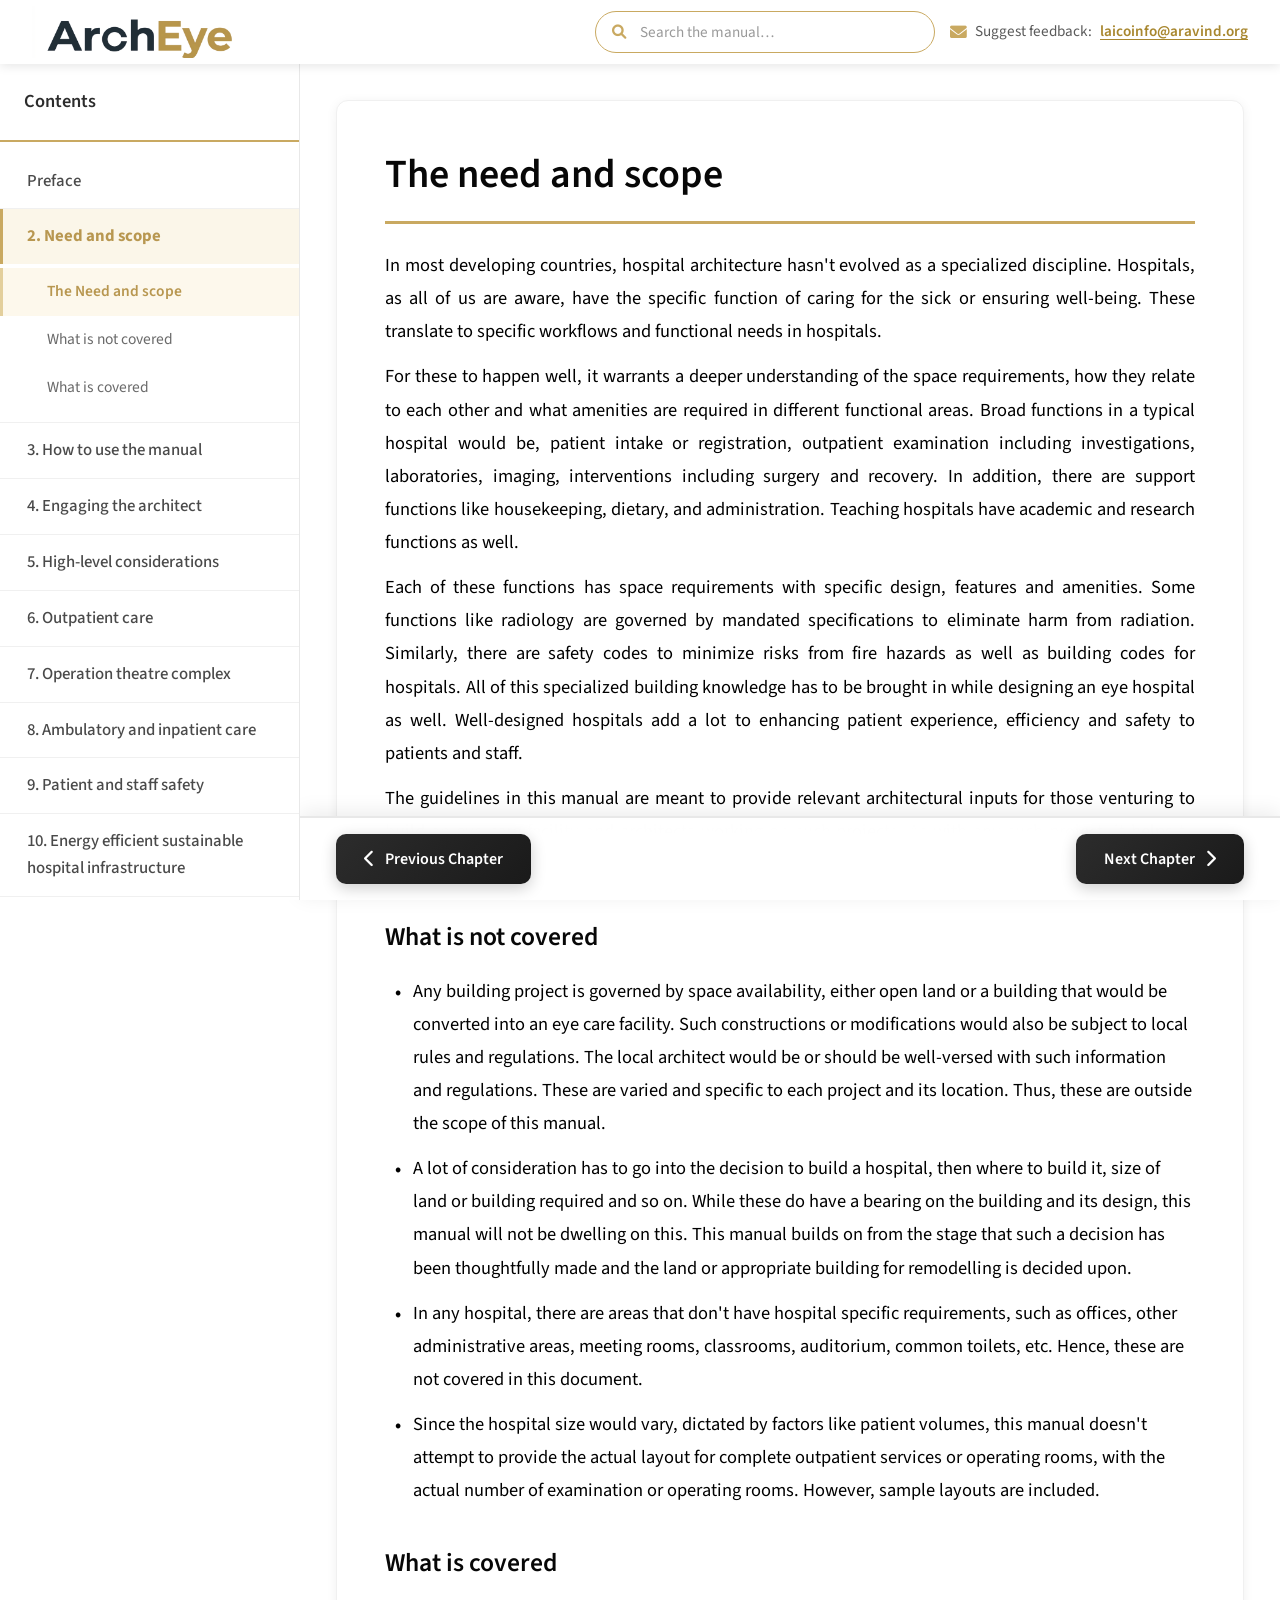
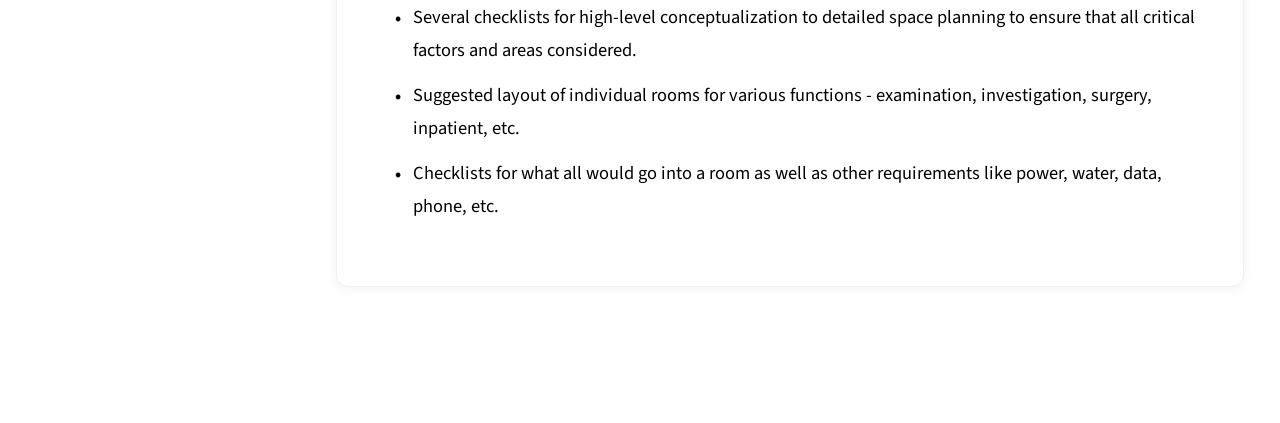
<file: chapter1.html>
<!DOCTYPE html>
<html lang="en">
<head>
    <meta charset="UTF-8">
    <meta name="viewport" content="width=device-width, initial-scale=1.0">
    <title> The Need and Scope | Eye Care Design</title>
    <link rel="stylesheet" href="style.css">

    <link href="https://cdnjs.cloudflare.com/ajax/libs/font-awesome/6.0.0/css/all.min.css" rel="stylesheet">
</head>
<body class="chapter-page has-chapter-nav single-page" data-chapter="chapter1">
    <nav class="navbar">
        <div class="nav-container">
            <div class="nav-logo">
                <h2>Architectural Manual</h2> 
            </div>
            <div class="menu-toggle" id="menuToggle">
                <span></span>
                <span></span>
                <span></span>
            </div>
        </div>
    </nav>

    <div class="menu-overlay" id="menuOverlay">
        <div class="menu-content">
            <div class="close-btn" id="closeBtn">
                <i class="fas fa-times"></i>
            </div>
            <ul class="menu-items">
                <li><a href="index.html">Home</a></li>
                <li><a href="#contact">Contact Us</a></li>
                <li><a href="#about">About Us</a></li>
                <li><a href="#guidelines">Guidelines</a></li>
                <li><a href="#feedback">Feedback</a></li>
            </ul>
        </div>
    </div>

    <button class="sidebar-toggle-btn" id="sidebarToggle">
        <i class="fas fa-bars"></i>
    </button>

    <div class="chapter-container">
        <aside class="chapter-sidebar" id="chapterSidebar"></aside>
        

        <main class="chapter-content">
            <div class="content-wrapper">
                <div class="content-header">
                    <div class="breadcrumb" id="breadcrumbNav">
                        <div class="breadcrumb-item">
                            <a href="index.html" class="breadcrumb-link breadcrumb-primary">
                                <i class="fas fa-home"></i>
                                <span>Home</span>
                            </a>
                        </div>
                        
                        <span class="breadcrumb-dot">•</span>
                        
                        <div class="breadcrumb-item">
                            <span class="breadcrumb-link breadcrumb-primary active">The Need and Scope</span>
                        </div>
                    </div>
                    </div>
                 

                <article class="main-article">
                    <div class="content-block" id="content-intro">
                        <h1 class="article-title">The need and scope</h1>
                        
                        <div class="article-content">
                            <p>In most developing countries, hospital architecture hasn't evolved as a specialized discipline. Hospitals, as all of us are aware, have the specific function of caring for the sick or ensuring well-being. These translate to specific workflows and functional needs in hospitals.</p>
                        
                            <p>For these to happen well, it warrants a deeper understanding of the space requirements, how they relate to each other and what amenities are required in different functional areas. Broad functions in a typical hospital would be, patient intake or registration, outpatient examination including investigations, laboratories, imaging, interventions including surgery and recovery. In addition, there are support functions like housekeeping, dietary, and administration. Teaching hospitals have academic and research functions as well.</p>

                            <p>Each of these functions has space requirements with specific design, features and amenities. Some functions like radiology are governed by mandated specifications to eliminate harm from radiation. Similarly, there are safety codes to minimize risks from fire hazards as well as building codes for hospitals. All of this specialized building knowledge has to be brought in while designing an eye hospital as well. Well-designed hospitals add a lot to enhancing patient experience, efficiency and safety to patients and staff.</p>

                            <p>The guidelines in this manual are meant to provide relevant architectural inputs for those venturing to build an eye care facility and architects working on such projects. As with any such project, it helps to define the boundaries of what this document offers and what it doesn't.</p>
                        </div>
                    </div>

                    <div class="content-block" id="content-not-covered">
                        <h1 class="article-title">What is not covered</h1>
                        
                        <div class="article-content">
                            <ul>
                                <li>Any building project is governed by space availability, either open land or a building that would be converted into an eye care facility. Such constructions or modifications would also be subject to local rules and regulations. The local architect would be or should be well-versed with such information and regulations. These are varied and specific to each project and its location. Thus, these are outside the scope of this manual.</li>
                                
                                <li>A lot of consideration has to go into the decision to build a hospital, then where to build it, size of land or building required and so on. While these do have a bearing on the building and its design, this manual will not be dwelling on this. This manual builds on from the stage that such a decision has been thoughtfully made and the land or appropriate building for remodelling is decided upon.</li>
                                
                                <li>In any hospital, there are areas that don't have hospital specific requirements, such as offices, other administrative areas, meeting rooms, classrooms, auditorium, common toilets, etc. Hence, these are not covered in this document.</li>
                                
                                <li>Since the hospital size would vary, dictated by factors like patient volumes, this manual doesn't attempt to provide the actual layout for complete outpatient services or operating rooms, with the actual number of examination or operating rooms. However, sample layouts are included.</li>
                            </ul>
                        </div>
                    </div>

                    <div class="content-block" id="content-covered">
                        <h1 class="article-title">What is covered</h1>
                        
                        <div class="article-content">
                            <ul>
                                <li>Several checklists for high-level conceptualization to detailed space planning to ensure that all critical factors and areas considered.</li>
                                
                                <li>Suggested layout of individual rooms for various functions - examination, investigation, surgery, inpatient, etc.</li>
                                
                                <li>Checklists for what all would go into a room as well as other requirements like power, water, data, phone, etc.</li>
                            </ul>
                        </div>
                    </div>
                </article>

                <div class="content-navigation-static">
                    <button class="nav-btn prev-btn" id="prevBtn" style="display: flex;" onclick="window.location.href='Preface.html'">
                        <i class="fas fa-chevron-left"></i>
                        <span>Previous Chapter</span>
                    </button>

                    <button class="nav-btn next-btn" id="nextBtn" style="display: flex;" onclick="window.location.href='chapter2.html'">
                        <span>Next Chapter</span>
                        <i class="fas fa-chevron-right"></i>
                    </button>
                </div>
            </div>
        </main>
    </div>
    

    <script src="script.js"></script>
</body>
</html>
</file>
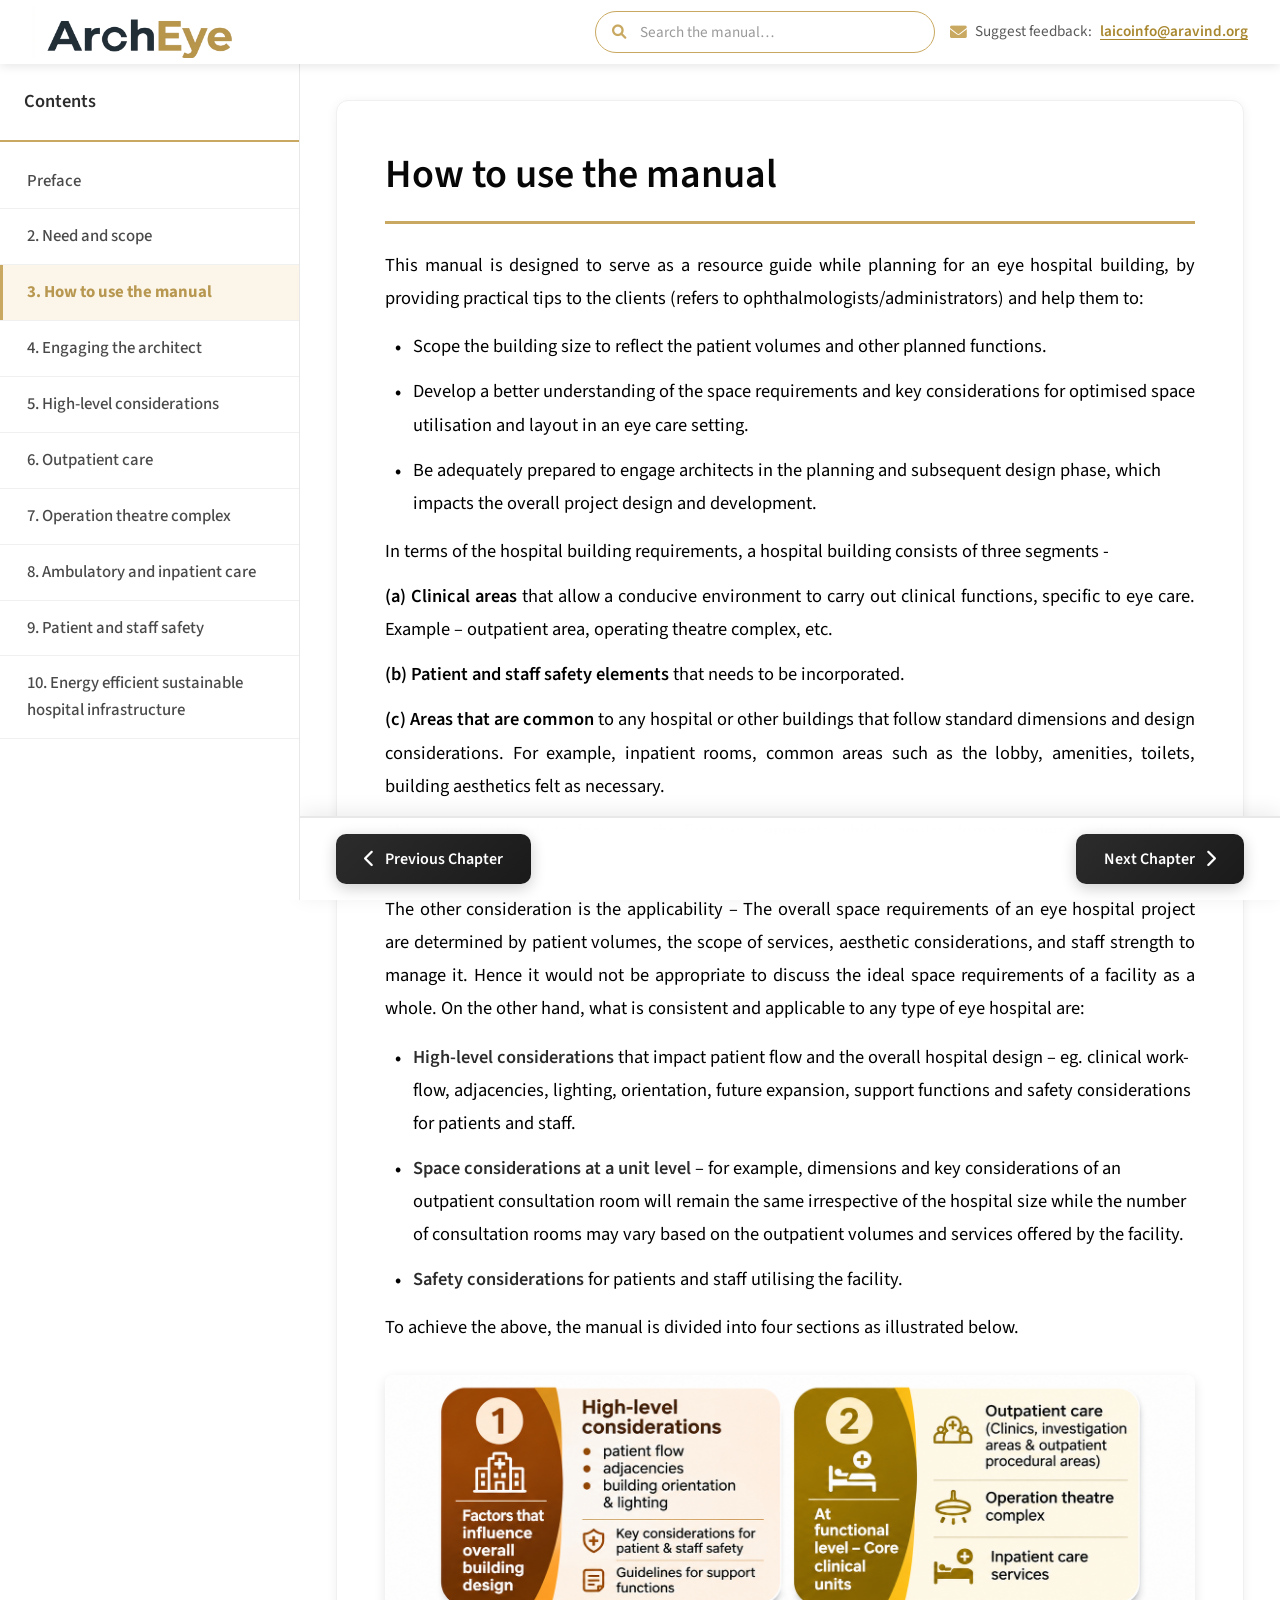
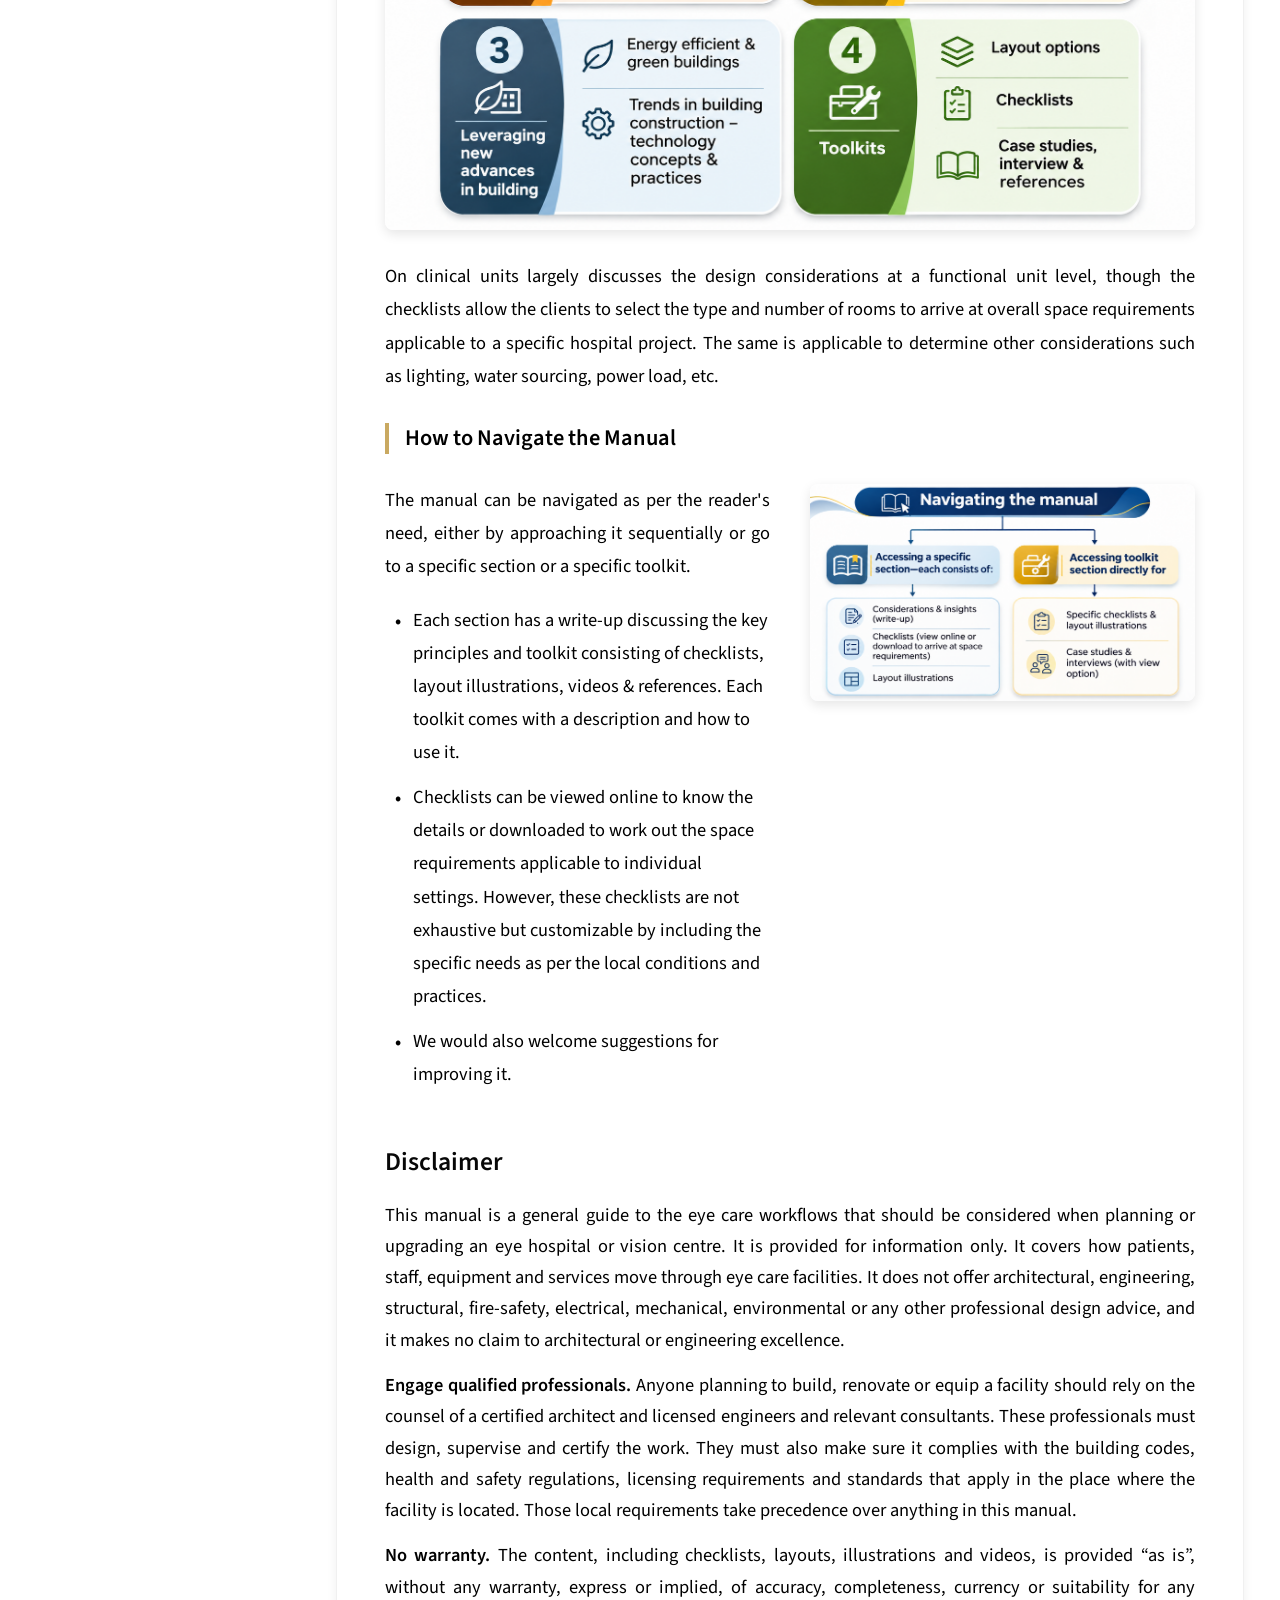
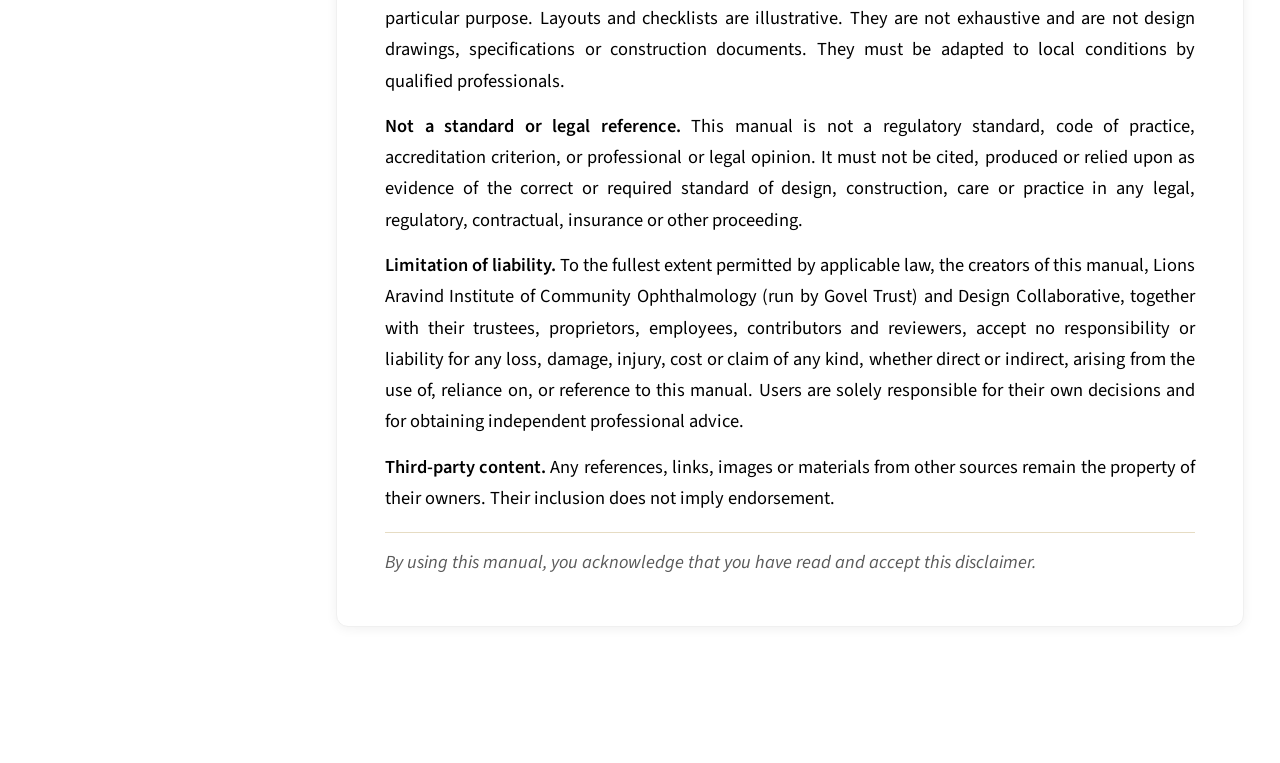
<file: chapter2.html>
<!DOCTYPE html>
    <html lang="en">
    <head>
        <meta charset="UTF-8">
        <meta name="viewport" content="width=device-width, initial-scale=1.0">
        <title>How to Use the Manual | Eye Care Design</title>
        <link rel="stylesheet" href="style.css">

        <link href="https://cdnjs.cloudflare.com/ajax/libs/font-awesome/6.0.0/css/all.min.css" rel="stylesheet" media="print" onload="this.media='all'">
    <noscript><link href="https://cdnjs.cloudflare.com/ajax/libs/font-awesome/6.0.0/css/all.min.css" rel="stylesheet"></noscript>
    </head>
    <body class="has-chapter-nav" data-chapter="chapter2">
        <nav class="navbar">
            <div class="nav-container">
                <div class="nav-logo">
                    <h2>Architectural Manual</h2> 
                </div>
                <div class="menu-toggle" id="menuToggle">
                    <span></span>
                    <span></span>
                    <span></span>
                </div>
            </div>
        </nav>

        <div class="menu-overlay" id="menuOverlay">
            <div class="menu-content">
                <div class="close-btn" id="closeBtn">
                    <i class="fas fa-times"></i>
                </div>
                <ul class="menu-items">
                    <li><a href="index.html">Home</a></li>
                    <li><a href="#contact">Contact Us</a></li>
                    <li><a href="#about">About Us</a></li>
                    <li><a href="#guidelines">Guidelines</a></li>
                    <li><a href="#feedback">Feedback</a></li>
                </ul>
            </div>
        </div>

        <button class="sidebar-toggle-btn" id="sidebarToggle">
            <i class="fas fa-bars"></i>
        </button>

        <div class="chapter-container">
            <aside class="chapter-sidebar" id="chapterSidebar"></aside>

            <main class="chapter-content">
                <div class="content-wrapper">
                    <div class="content-header">
                        <div class="breadcrumb" id="breadcrumbNav">
                            <div class="breadcrumb-item">
                                <a href="index.html" class="breadcrumb-link breadcrumb-primary">
                                    <i class="fas fa-home"></i>
                                    <span>Home</span>
                                </a>
                            </div>
                            
                            <span class="breadcrumb-dot">•</span>
                            
                            <div class="breadcrumb-item">
                                <span class="breadcrumb-link breadcrumb-primary active">How to Use the Manual</span>
                            </div>
                        </div>

                </div>

                    <article class="main-article">
                        <div class="content-block" id="content-intro">
                            <h1 class="article-title">How to use the manual</h1>
                            
                            <div class="article-content">
                                <p>This manual is designed to serve as a resource guide while planning for an eye hospital building, by providing practical tips to the clients (refers to ophthalmologists/administrators) and help them to:</p>
                                <ul>
                                    <li>Scope the building size to reflect the patient volumes and other planned functions.</li>
                                    <li>Develop a better understanding of the space requirements and key considerations for optimised space utilisation and layout in an eye care setting.</li>
                                    <li>Be adequately prepared to engage architects in the planning and subsequent design phase, which impacts the overall project design and development.</li>
                                </ul>

                                <p>In terms of the hospital building requirements, a hospital building consists of three segments -</p>

                                <p><strong>(a) Clinical areas</strong> that allow a conducive environment to carry out clinical functions, specific to eye care. Example – outpatient area, operating theatre complex, etc.</p>
                                
                                <p><strong>(b) Patient and staff safety elements</strong> that needs to be incorporated.</p>
                                
                                <p><strong>(c) Areas that are common</strong> to any hospital or other buildings that follow standard dimensions and design considerations. For example, inpatient rooms, common areas such as the lobby, amenities, toilets, building aesthetics felt as necessary.</p>

                                <p>This manual intends to focus on the first two segments which require domain expertise derived from practical experience, to ensure a patient-centric layout design.</p>

                                <p>The other consideration is the applicability – The overall space requirements of an eye hospital project are determined by patient volumes, the scope of services, aesthetic considerations, and staff strength to manage it. Hence it would not be appropriate to discuss the ideal space requirements of a facility as a whole. On the other hand, what is consistent and applicable to any type of eye hospital are:</p>

                                <ul>
                                    <li><strong>High-level considerations</strong> that impact patient flow and the overall hospital design – eg. clinical work-flow, adjacencies, lighting, orientation, future expansion, support functions and safety considerations for patients and staff.</li>
                                    
                                    <li><strong>Space considerations at a unit level</strong> – for example, dimensions and key considerations of an outpatient consultation room will remain the same irrespective of the hospital size while the number of consultation rooms may vary based on the outpatient volumes and services offered by the facility.</li>
                                    
                                    <li><strong>Safety considerations</strong> for patients and staff utilising the facility.</li>
                              </ul>

                                <p>To achieve the above, the manual is divided into four sections as illustrated below.</p>

                                <div style="text-align: center; margin: 30px 0;">
                                <img src="Chapter-3\Four-Panel Building Design Guide.png"                                      
                                  style="width: 100%; max-width: 900px; height: auto; border-radius: 8px; box-shadow: 0 4px 12px rgba(0,0,0,0.1); cursor: pointer; display: block; margin: 0 auto;"

                                        onclick="openImageModal(this.src, '')">
                                </div>

                                <p>On clinical units largely discusses the design considerations at a functional unit level, though the checklists allow the clients to select the type and number of rooms to arrive at overall space requirements applicable to a specific hospital project. The same is applicable to determine other considerations such as lighting, water sourcing, power load, etc.</p>

                                <h3>How to Navigate the Manual</h3>

                                <div style="display: grid; grid-template-columns: 1fr 1fr; gap: 40px; align-items: start; margin: 30px 0;">
                                    <div>
                                        <p>The manual can be navigated as per the reader's need, either by approaching it sequentially or go to a specific section or a specific toolkit.</p>

                                        <ul style="margin-top: 20px;">
                                            <li>Each section has a write-up discussing the key principles and toolkit consisting of checklists, layout illustrations, videos & references. Each toolkit comes with a description and how to use it.</li>
                                            
                                            <li>Checklists can be viewed online to know the details or downloaded to work out the space requirements applicable to individual settings. However, these checklists are not exhaustive but customizable by including the specific needs as per the local conditions and practices.</li>
                                            
                                            <li>We would also welcome suggestions for improving it.</li>
                                        </ul>
                                    </div>

                                    <div style="text-align: center;">
                                        <img src="Chapter-3\Navigating the Manual_ Sections and Toolkit.png" 
                                            style="max-width: 100%; height: auto; border-radius: 8px; box-shadow: 0 4px 12px rgba(0,0,0,0.1); cursor: pointer;"
                                            onclick="openImageModal(this.src, '')">
                                    </div>
                                </div>

                            </div>
                        </div>
                        <div class="content-block" id="content-disclaimer">
                            <h1 class="article-title">Disclaimer</h1>

                            <div class="article-content disclaimer-box">
                                <p>This manual is a general guide to the eye care workflows that should be considered when planning or upgrading an eye hospital or vision centre. It is provided for information only. It covers how patients, staff, equipment and services move through eye care facilities. It does not offer architectural, engineering, structural, fire-safety, electrical, mechanical, environmental or any other professional design advice, and it makes no claim to architectural or engineering excellence.</p>

                                <p><strong>Engage qualified professionals.</strong> Anyone planning to build, renovate or equip a facility should rely on the counsel of a certified architect and licensed engineers and relevant consultants. These professionals must design, supervise and certify the work. They must also make sure it complies with the building codes, health and safety regulations, licensing requirements and standards that apply in the place where the facility is located. Those local requirements take precedence over anything in this manual.</p>

                                <p><strong>No warranty.</strong> The content, including checklists, layouts, illustrations and videos, is provided &ldquo;as is&rdquo;, without any warranty, express or implied, of accuracy, completeness, currency or suitability for any particular purpose. Layouts and checklists are illustrative. They are not exhaustive and are not design drawings, specifications or construction documents. They must be adapted to local conditions by qualified professionals.</p>

                                <p><strong>Not a standard or legal reference.</strong> This manual is not a regulatory standard, code of practice, accreditation criterion, or professional or legal opinion. It must not be cited, produced or relied upon as evidence of the correct or required standard of design, construction, care or practice in any legal, regulatory, contractual, insurance or other proceeding.</p>

                                <p><strong>Limitation of liability.</strong> To the fullest extent permitted by applicable law, the creators of this manual, Lions Aravind Institute of Community Ophthalmology (run by Govel Trust) and Design Collaborative, together with their trustees, proprietors, employees, contributors and reviewers, accept no responsibility or liability for any loss, damage, injury, cost or claim of any kind, whether direct or indirect, arising from the use of, reliance on, or reference to this manual. Users are solely responsible for their own decisions and for obtaining independent professional advice.</p>

                                <p><strong>Third-party content.</strong> Any references, links, images or materials from other sources remain the property of their owners. Their inclusion does not imply endorsement.</p>

                                <p class="disclaimer-ack"><em>By using this manual, you acknowledge that you have read and accept this disclaimer.</em></p>
                            </div>
                        </div>
                    </article>

                    <div class="content-navigation-static">
                        <button class="nav-btn prev-btn" id="prevBtn" style="display: flex;">
                            <i class="fas fa-chevron-left"></i>
                            <span>Previous Chapter</span>
                        </button>
                        <button class="nav-btn next-btn" id="nextBtn" style="display: flex;">
                            <span>Next Chapter</span>
                            <i class="fas fa-chevron-right"></i>
                        </button>
                    </div>
                </div>
            </main>
        </div>

        <!-- Image Modal -->
        <div id="imageModal" style="display: none; position: fixed; z-index: 9999; left: 0; top: 0; width: 100%; height: 100%; overflow: auto; background-color: rgba(0,0,0,0.95); padding: 20px;" onclick="closeImageModal()">
            <span style="position: absolute; top: 20px; right: 40px; color: #ffffff; font-size: 45px; font-weight: bold; cursor: pointer; z-index: 10000; transition: color 0.3s;" onclick="closeImageModal()" onmouseover="this.style.color='#c9a961'" onmouseout="this.style.color='#ffffff'">&times;</span>
            <img id="modalImage" style="margin: auto; display: block; max-width: 95%; max-height: 90vh; margin-top: 40px; border-radius: 12px; box-shadow: 0 8px 32px rgba(0,0,0,0.5);">
            <div id="modalCaption" style="text-align: center; color: #ffffff; padding: 20px; font-size: 1.3rem; font-family: 'Crimson Text', serif;"></div>
        </div>

        <script src="script.js"></script>
    </body>
    </html>
</file>
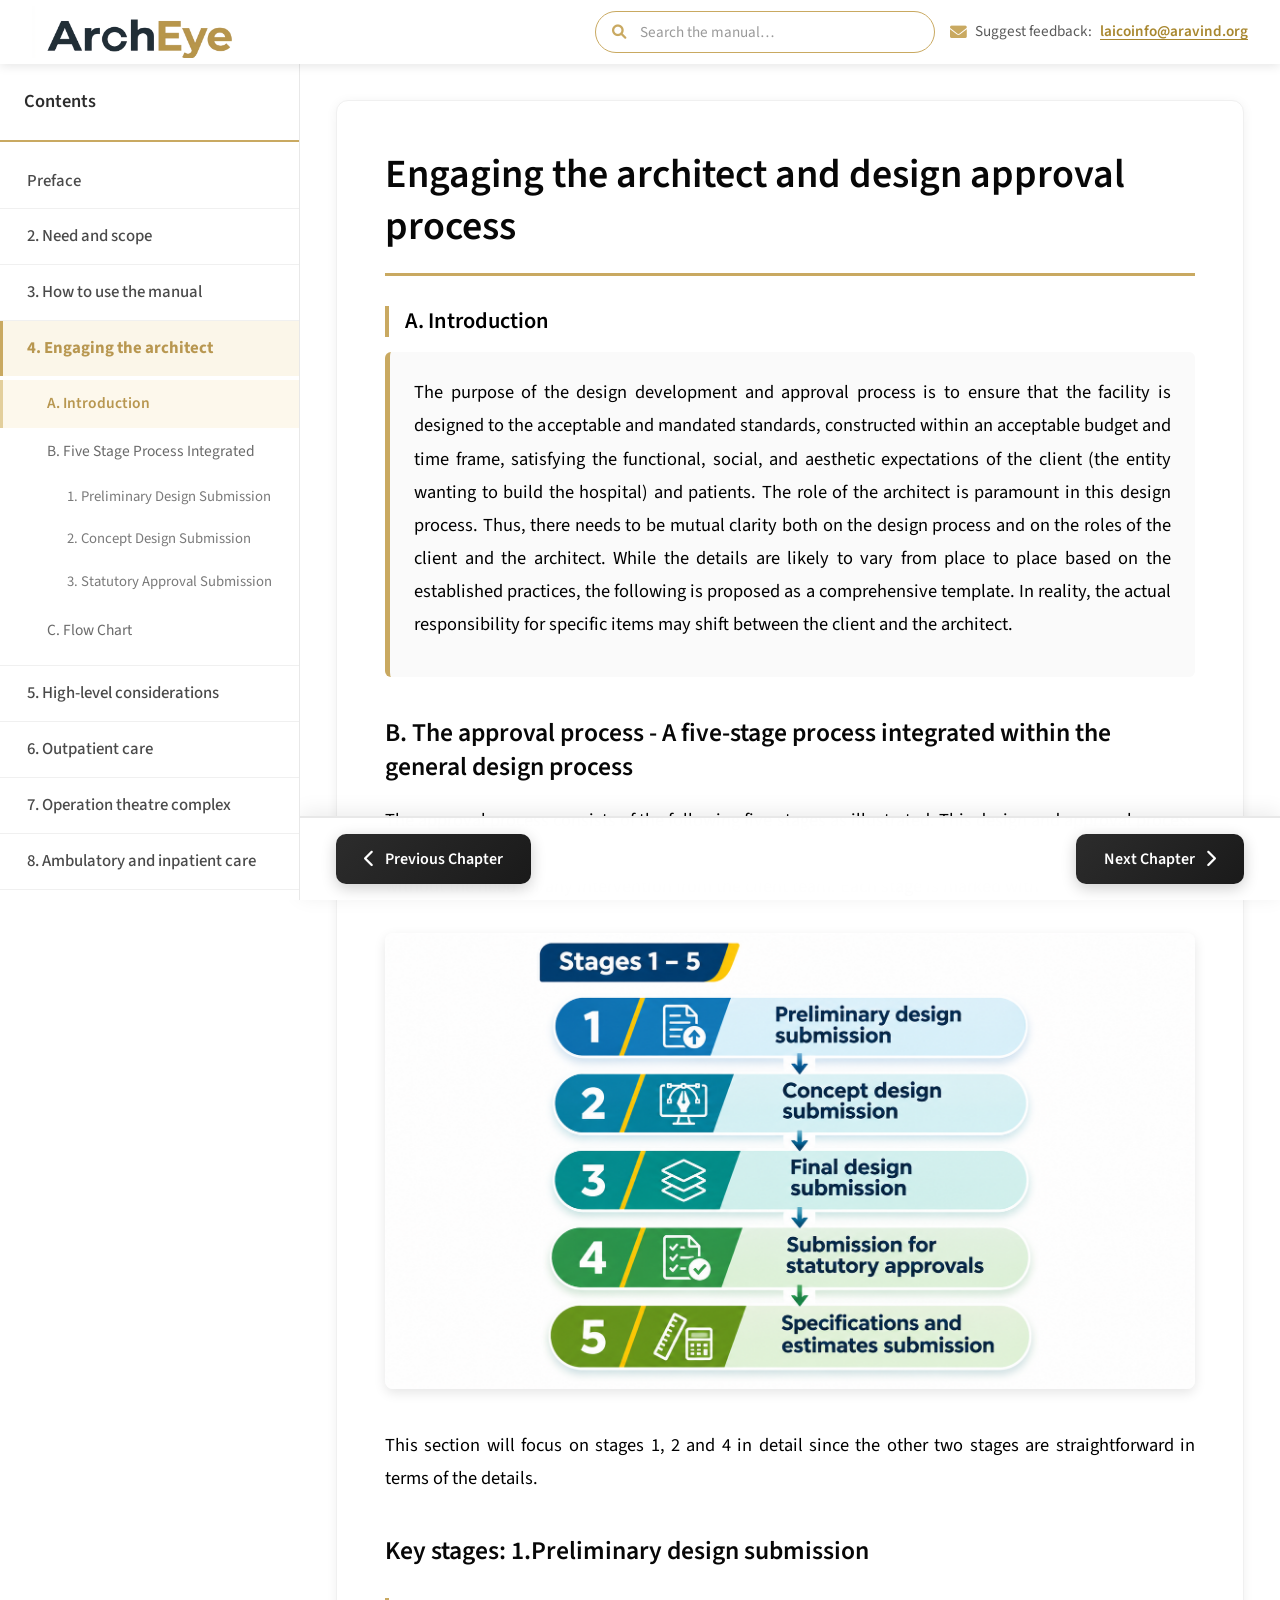
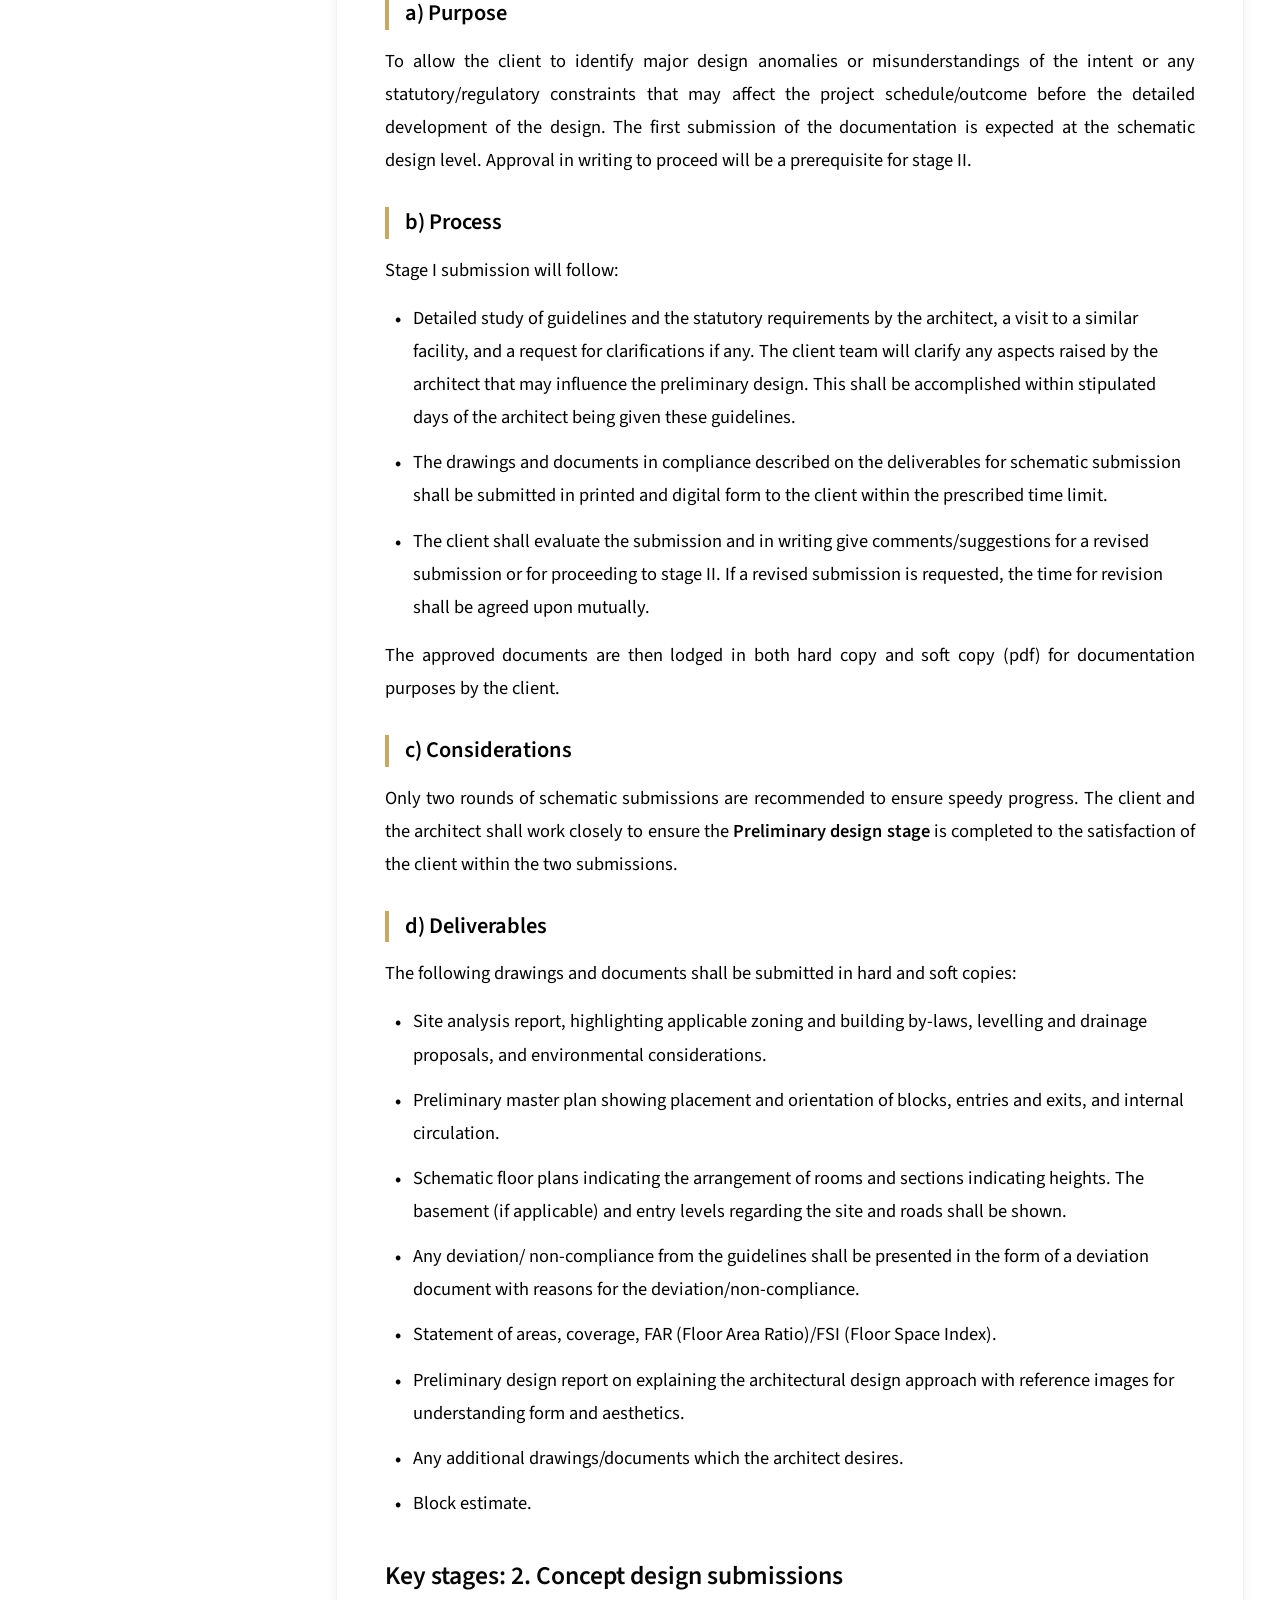
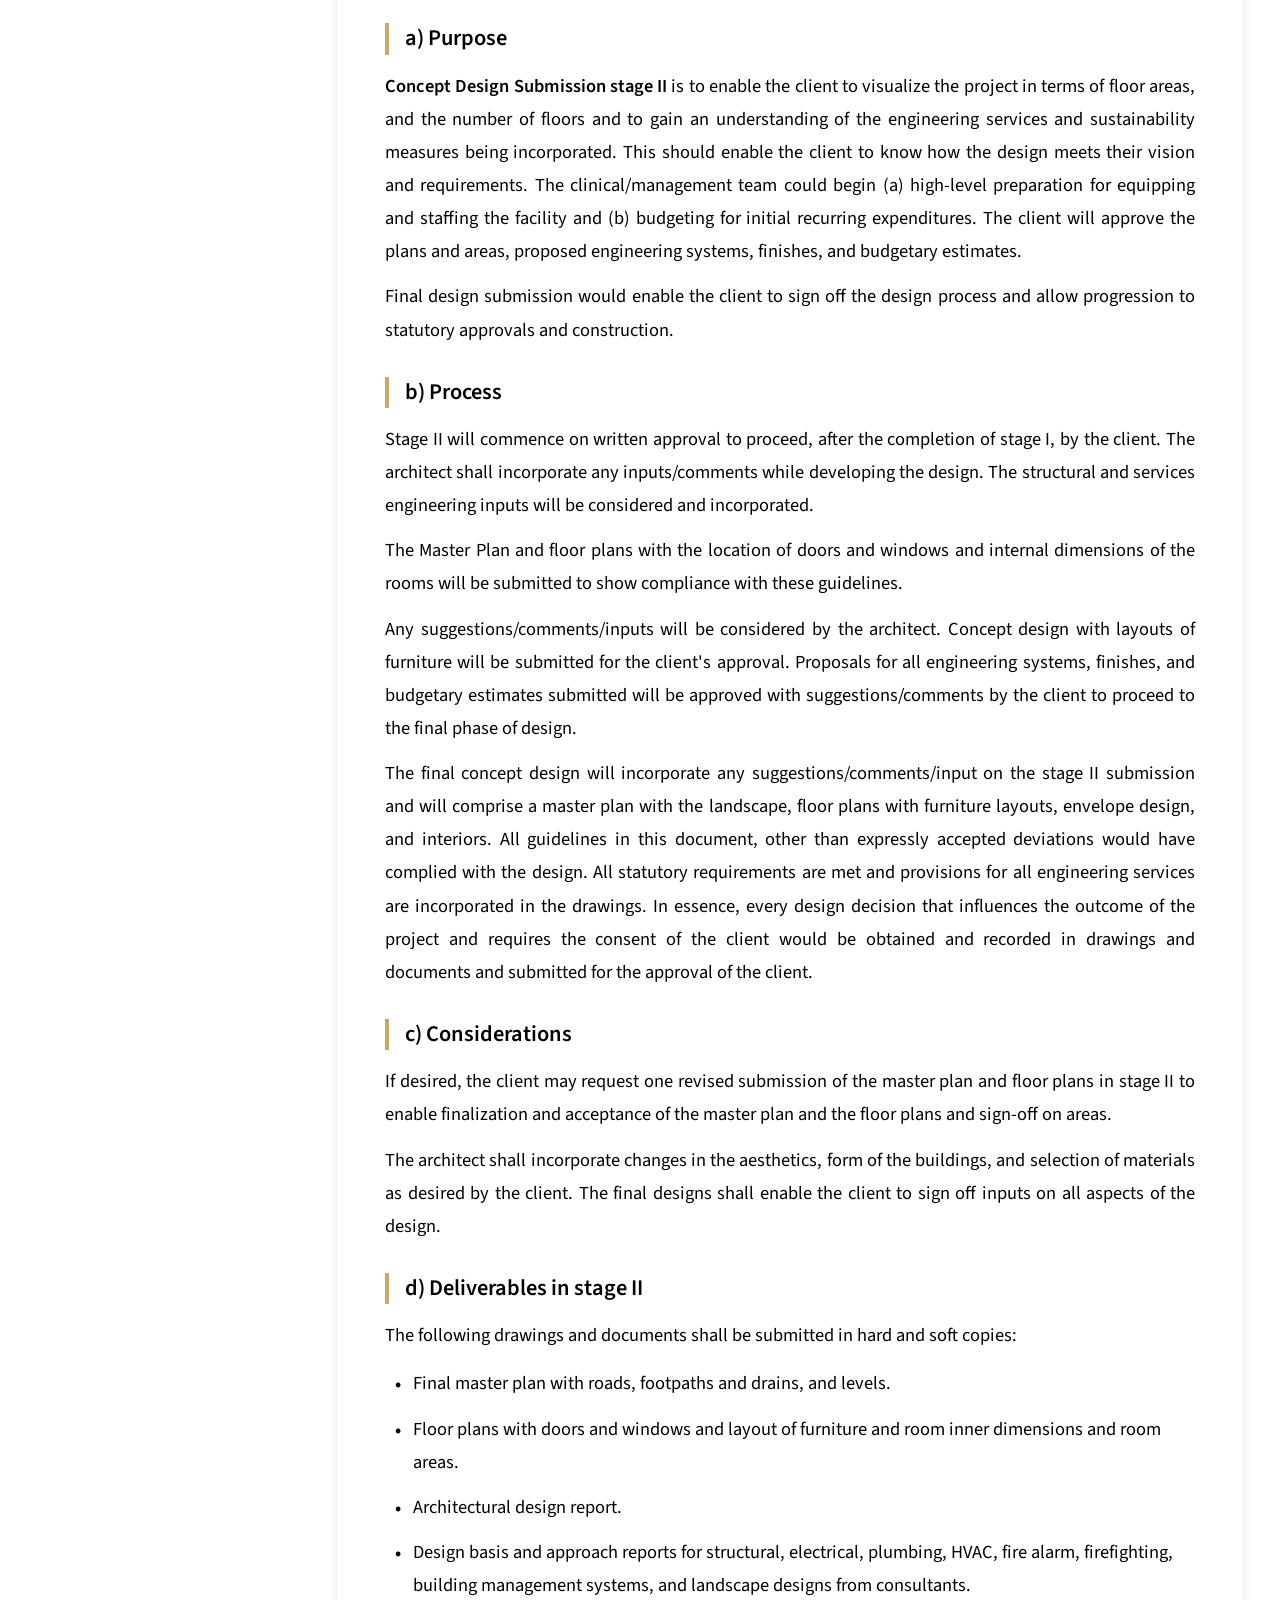
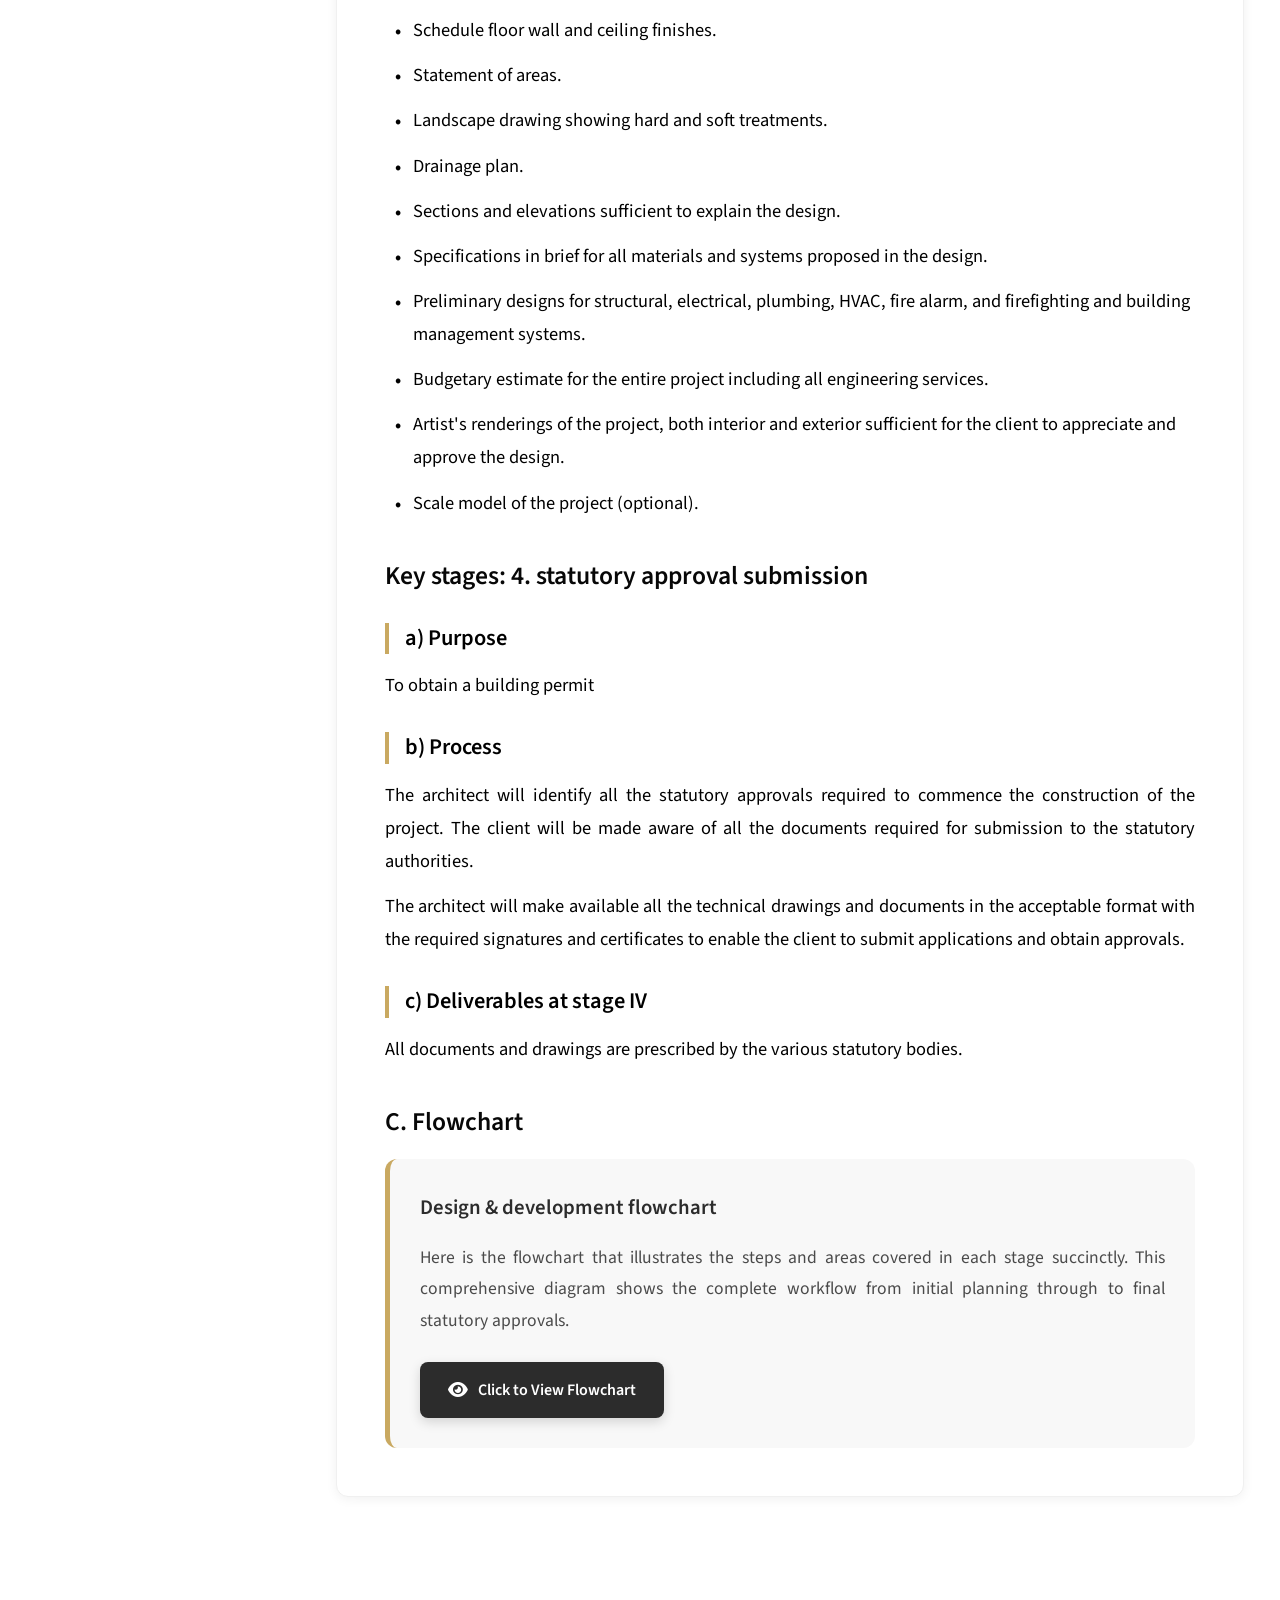
<file: chapter3.html>
<!DOCTYPE html>
<html lang="en">
<head>
    <meta charset="UTF-8">
    <meta name="viewport" content="width=device-width, initial-scale=1.0">
    <title>Engaging the Architect | Eye Care Design</title>
    <link rel="stylesheet" href="style.css">

    <link href="https://cdnjs.cloudflare.com/ajax/libs/font-awesome/6.0.0/css/all.min.css" rel="stylesheet" media="print" onload="this.media='all'">
    <noscript><link href="https://cdnjs.cloudflare.com/ajax/libs/font-awesome/6.0.0/css/all.min.css" rel="stylesheet"></noscript>
</head>
<body class="has-chapter-nav single-page" data-chapter="chapter3">
    <nav class="navbar">
        <div class="nav-container">
            <div class="nav-logo">
                <h2>Architectural Manual</h2> 
            </div>
            <div class="menu-toggle" id="menuToggle">
                <span></span>
                <span></span>
                <span></span>
            </div>
        </div>
    </nav>

    <div class="menu-overlay" id="menuOverlay">
        <div class="menu-content">
            <div class="close-btn" id="closeBtn">
                <i class="fas fa-times"></i>
            </div>
            <ul class="menu-items">
                <li><a href="index.html">Home</a></li>
                <li><a href="#contact">Contact Us</a></li>
                <li><a href="#about">About Us</a></li>
                <li><a href="#guidelines">Guidelines</a></li>
                <li><a href="#feedback">Feedback</a></li>
            </ul>
        </div>
    </div>

    <button class="sidebar-toggle-btn" id="sidebarToggle">
        <i class="fas fa-bars"></i>
    </button>

    <div class="chapter-container">
        <aside class="chapter-sidebar" id="chapterSidebar"></aside>

        <main class="chapter-content">
            <div class="content-wrapper">
                <div class="content-header">
                    <div class="breadcrumb" id="breadcrumbNav">
                        <div class="breadcrumb-item">
                            <a href="index.html" class="breadcrumb-link breadcrumb-primary">
                                <i class="fas fa-home"></i>
                                <span>Home</span>
                            </a>
                        </div>
                        
                        <span class="breadcrumb-dot">•</span>
                        
                        <div class="breadcrumb-item">
                            <span class="breadcrumb-link breadcrumb-primary active">Engaging the Architect</span>
                        </div>
                    </div>

                   
                </div>

                <article class="main-article">
                    <!-- A. INTRODUCTION -->
                    <div class="content-block" id="content-intro">
                        <h1 class="article-title">Engaging the architect and design approval process</h1>
                        
                        <h3>A. Introduction</h3>
                        
                        <div class="article-intro">
                            <p>The purpose of the design development and approval process is to ensure that the facility is designed to the acceptable and mandated standards, constructed within an acceptable budget and time frame, satisfying the functional, social, and aesthetic expectations of the client (the entity wanting to build the hospital) and patients. The role of the architect is paramount in this design process. Thus, there needs to be mutual clarity both on the design process and on the roles of the client and the architect. While the details are likely to vary from place to place based on the established practices, the following is proposed as a comprehensive template. In reality, the actual responsibility for specific items may shift between the client and the architect.</p>
                        </div>
                    </div>

                    <!-- B. THE APPROVAL PROCESS -->
                    <div class="content-block" id="content-approval-process">
                        <h1 class="article-title">B. The approval process - A five-stage process integrated within the general design process</h1>
                        
                        <p>The approval process consists of the following five stages as illustrated. This design and approval process if done well should ensure the construction drawing; documentation and execution stages can proceed without the need for any intervention from the client team. Each stage is marked with</p>

                        <div style="text-align: center; margin: 30px 0;">
                            <img src="Chapter-4\Stages 1–5 Design Submission Flow.png" alt="Five-Stage Approval Process" style="max-width: 100%; height: auto; border-radius: 8px; box-shadow: 0 4px 12px rgba(0,0,0,0.1);">
                        </div>

                        <p>This section will focus on stages 1, 2 and 4 in detail since the other two stages are straightforward in terms of the details.</p>
                    </div>

                    <!-- 1. PRELIMINARY DESIGN -->
                    <div class="content-block" id="content-preliminary-design">
                        <h1 class="article-title">Key stages: 1.Preliminary design submission</h1>
                        
                        <h3>a) Purpose</h3>
                        <p>To allow the client to identify major design anomalies or misunderstandings of the intent or any statutory/regulatory constraints that may affect the project schedule/outcome before the detailed development of the design. The first submission of the documentation is expected at the schematic design level. Approval in writing to proceed will be a prerequisite for stage II.</p>

                        <h3>b) Process</h3>
                        <p>Stage I submission will follow:</p>
                        <ul>
                            <li>Detailed study of guidelines and the statutory requirements by the architect, a visit to a similar facility, and a request for clarifications if any. The client team will clarify any aspects raised by the architect that may influence the preliminary design. This shall be accomplished within stipulated days of the architect being given these guidelines.</li>
                            <li>The drawings and documents in compliance described on the deliverables for schematic submission shall be submitted in printed and digital form to the client within the prescribed time limit.</li>
                            <li>The client shall evaluate the submission and in writing give comments/suggestions for a revised submission or for proceeding to stage II. If a revised submission is requested, the time for revision shall be agreed upon mutually.</li>
                        </ul>
                        <p>The approved documents are then lodged in both hard copy and soft copy (pdf) for documentation purposes by the client.</p>

                        <h3>c) Considerations</h3>
                        <p>Only two rounds of schematic submissions are recommended to ensure speedy progress. The client and the architect shall work closely to ensure the <strong>Preliminary design stage</strong> is completed to the satisfaction of the client within the two submissions.</p>

                        <h3>d) Deliverables</h3>
                        <p>The following drawings and documents shall be submitted in hard and soft copies:</p>
                        <ul>
                            <li>Site analysis report, highlighting applicable zoning and building by-laws, levelling and drainage proposals, and environmental considerations.</li>
                            <li>Preliminary master plan showing placement and orientation of blocks, entries and exits, and internal circulation.</li>
                            <li>Schematic floor plans indicating the arrangement of rooms and sections indicating heights. The basement (if applicable) and entry levels regarding the site and roads shall be shown.</li>
                            <li>Any deviation/ non-compliance from the guidelines shall be presented in the form of a deviation document with reasons for the deviation/non-compliance.</li>
                            <li>Statement of areas, coverage, FAR (Floor Area Ratio)/FSI (Floor Space Index).</li>
                            <li>Preliminary design report on explaining the architectural design approach with reference images for understanding form and aesthetics.</li>
                            <li>Any additional drawings/documents which the architect desires.</li>
                            <li>Block estimate.</li>
                        </ul>
                    </div>

                    <!-- 2. CONCEPT DESIGN -->
                    <div class="content-block" id="content-concept-design">
                        <h1 class="article-title">Key stages: 2. Concept design submissions</h1>
                        
                        <h3>a) Purpose</h3>
                        <p><strong>Concept Design Submission stage II</strong> is to enable the client to visualize the project in terms of floor areas, and the number of floors and to gain an understanding of the engineering services and sustainability measures being incorporated. This should enable the client to know how the design meets their vision and requirements. The clinical/management team could begin (a) high-level preparation for equipping and staffing the facility and (b) budgeting for initial recurring expenditures. The client will approve the plans and areas, proposed engineering systems, finishes, and budgetary estimates.</p>
                        <p>Final design submission would enable the client to sign off the design process and allow progression to statutory approvals and construction.</p>

                        <h3>b) Process</h3>
                        <p>Stage II will commence on written approval to proceed, after the completion of stage I, by the client. The architect shall incorporate any inputs/comments while developing the design. The structural and services engineering inputs will be considered and incorporated.</p>
                        <p>The Master Plan and floor plans with the location of doors and windows and internal dimensions of the rooms will be submitted to show compliance with these guidelines.</p>
                        <p>Any suggestions/comments/inputs will be considered by the architect. Concept design with layouts of furniture will be submitted for the client's approval. Proposals for all engineering systems, finishes, and budgetary estimates submitted will be approved with suggestions/comments by the client to proceed to the final phase of design.</p>
                        <p>The final concept design will incorporate any suggestions/comments/input on the stage II submission and will comprise a master plan with the landscape, floor plans with furniture layouts, envelope design, and interiors. All guidelines in this document, other than expressly accepted deviations would have complied with the design. All statutory requirements are met and provisions for all engineering services are incorporated in the drawings. In essence, every design decision that influences the outcome of the project and requires the consent of the client would be obtained and recorded in drawings and documents and submitted for the approval of the client.</p>

                        <h3>c) Considerations</h3>
                        <p>If desired, the client may request one revised submission of the master plan and floor plans in stage II to enable finalization and acceptance of the master plan and the floor plans and sign-off on areas.</p>
                        <p>The architect shall incorporate changes in the aesthetics, form of the buildings, and selection of materials as desired by the client. The final designs shall enable the client to sign off inputs on all aspects of the design.</p>

                        <h3>d) Deliverables in stage II</h3>
                        <p>The following drawings and documents shall be submitted in hard and soft copies:</p>
                        <ul>
                            <li>Final master plan with roads, footpaths and drains, and levels.</li>
                            <li>Floor plans with doors and windows and layout of furniture and room inner dimensions and room areas.</li>
                            <li>Architectural design report.</li>
                            <li>Design basis and approach reports for structural, electrical, plumbing, HVAC, fire alarm, firefighting, building management systems, and landscape designs from consultants.</li>
                            <li>Schedule floor wall and ceiling finishes.</li>
                            <li>Statement of areas.</li>
                            <li>Landscape drawing showing hard and soft treatments.</li>
                            <li>Drainage plan.</li>
                            <li>Sections and elevations sufficient to explain the design.</li>
                            <li>Specifications in brief for all materials and systems proposed in the design.</li>
                            <li>Preliminary designs for structural, electrical, plumbing, HVAC, fire alarm, and firefighting and building management systems.</li>
                            <li>Budgetary estimate for the entire project including all engineering services.</li>
                            <li>Artist's renderings of the project, both interior and exterior sufficient for the client to appreciate and approve the design.</li>
                            <li>Scale model of the project (optional).</li>
                        </ul>
                    </div>

                    <!-- 4. STATUTORY APPROVAL -->
                    <div class="content-block" id="content-statutory-approval">
                        <h1 class="article-title">Key stages: 4. statutory approval submission</h1>
                        
                        <h3>a) Purpose</h3>
                        <p>To obtain a building permit</p>

                        <h3>b) Process</h3>
                        <p>The architect will identify all the statutory approvals required to commence the construction of the project. The client will be made aware of all the documents required for submission to the statutory authorities.</p>
                        <p>The architect will make available all the technical drawings and documents in the acceptable format with the required signatures and certificates to enable the client to submit applications and obtain approvals.</p>

                        <h3>c) Deliverables at stage IV</h3>
                        <p>All documents and drawings are prescribed by the various statutory bodies.</p>
                    </div>

                  <!-- C. FLOWCHART -->
                    <div class="content-block" id="content-flowchart">
                        <h1 class="article-title">C. Flowchart</h1>
                        
                        <div style="padding: 30px; background: #f8f8f8; border-radius: 12px; border-left: 5px solid #c9a961;">
                            <p style="margin-bottom: 15px; color: #2c2c2c; font-weight: 600; font-size: 1.3rem;">
                                Design & development flowchart
                            </p>
                            <p style="margin-bottom: 25px; color: #4a4a4a; line-height: 1.8; font-size: 1.1rem;">Here is the flowchart that illustrates the steps and areas covered in each stage succinctly. This comprehensive diagram shows the complete workflow from initial planning through to final statutory approvals.</p>
                            
                            <div style="display: flex; gap: 15px; flex-wrap: wrap;">
                                <a href="Chapter-4\2 - Building design and development - Flow chart FINAL.pdf" target="_blank" style="display: inline-flex; align-items: center; gap: 10px; padding: 14px 28px; background: #2c2c2c; color: white; text-decoration: none; border-radius: 8px; font-weight: 600; transition: all 0.3s ease; box-shadow: 0 4px 12px rgba(0, 0, 0, 0.15);">
                                    <i class="fas fa-eye" style="font-size: 1.1rem;"></i>
                                    <span>Click to View Flowchart </span>
                                </a>
                                
                               
                            </div>
                        </div>
                    </div>
                </article>

                <div class="content-navigation-static">
                    <button class="nav-btn prev-btn" id="prevBtn" style="display: flex;" onclick="window.location.href='chapter2.html'">
                        <i class="fas fa-chevron-left"></i>
                        <span>Previous Chapter</span>
                    </button>

                    <button class="nav-btn next-btn" id="nextBtn" style="display: flex;" onclick="window.location.href='chapter4.html'">
                        <span>Next Chapter</span>
                        <i class="fas fa-chevron-right"></i>
                    </button>
                </div>
            </div>
        </main>
    </div>

    <script src="script.js"></script>
</body>
</html>
</file>
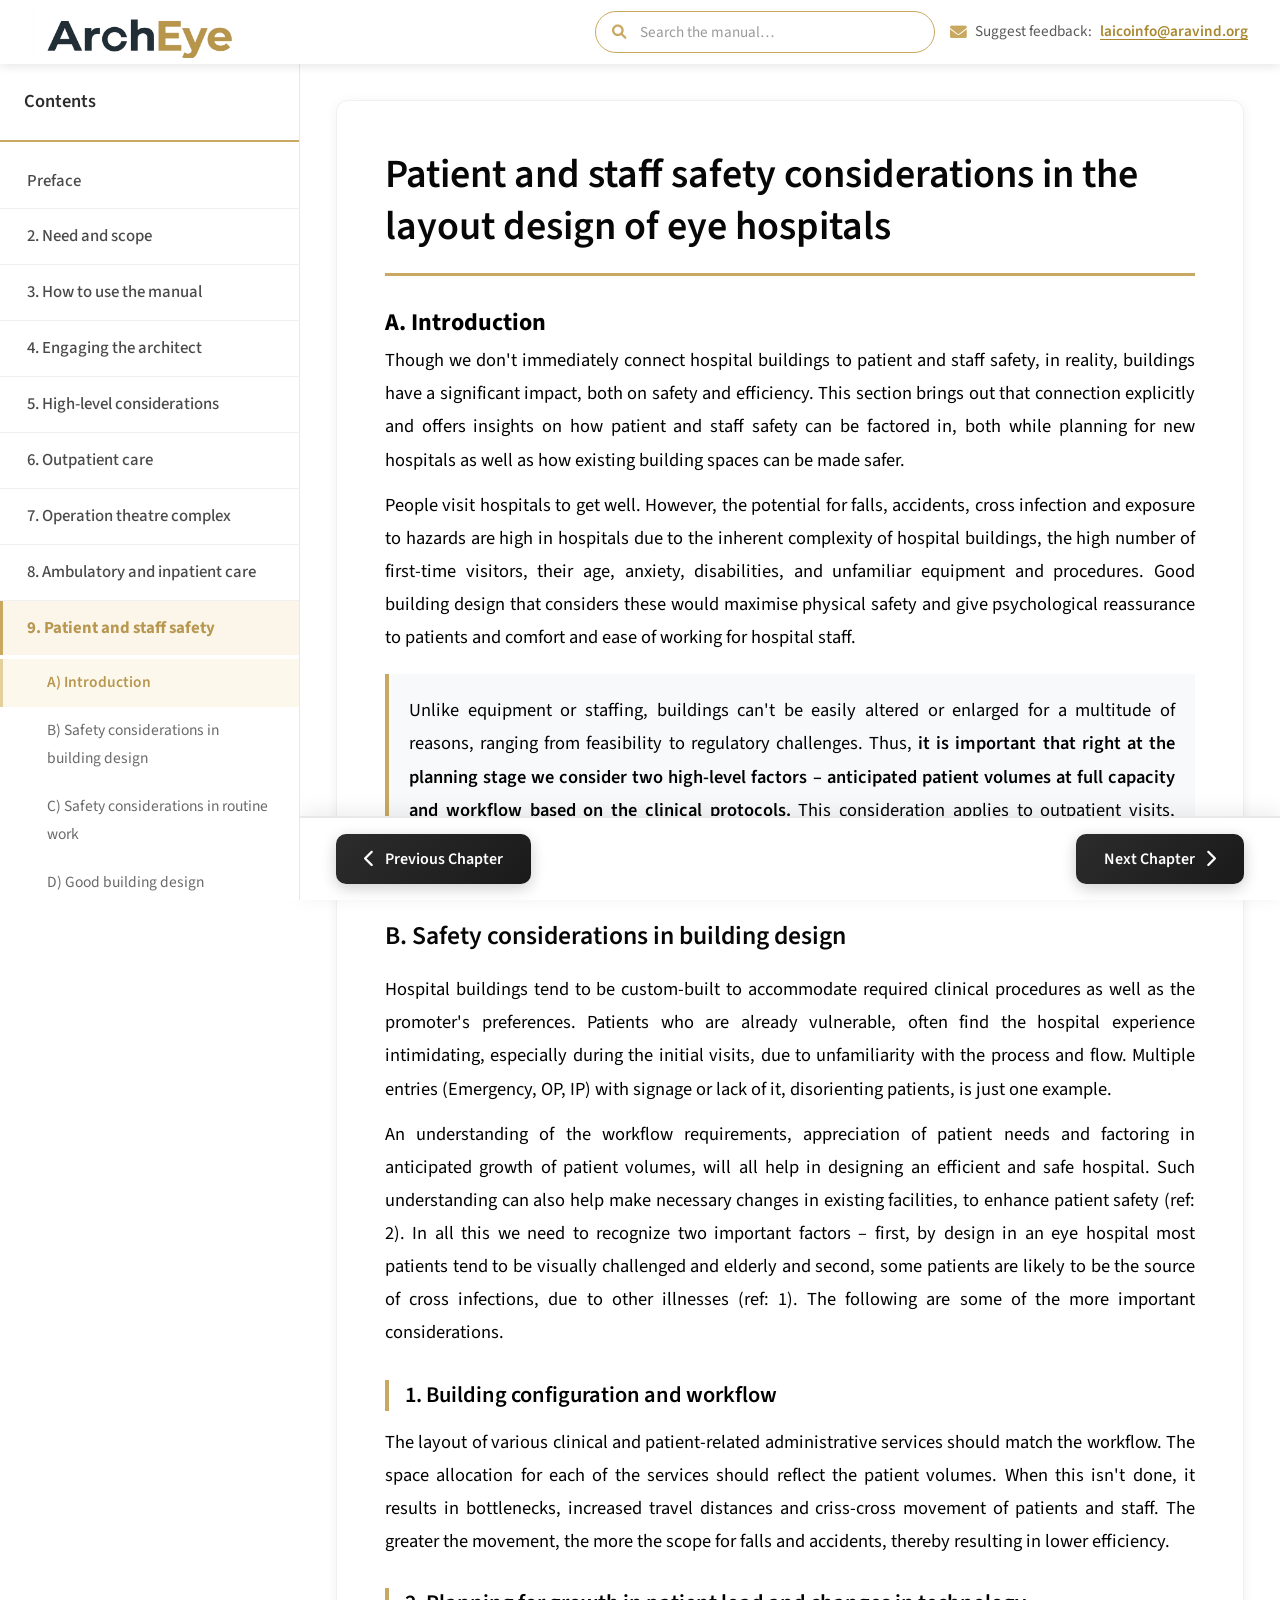
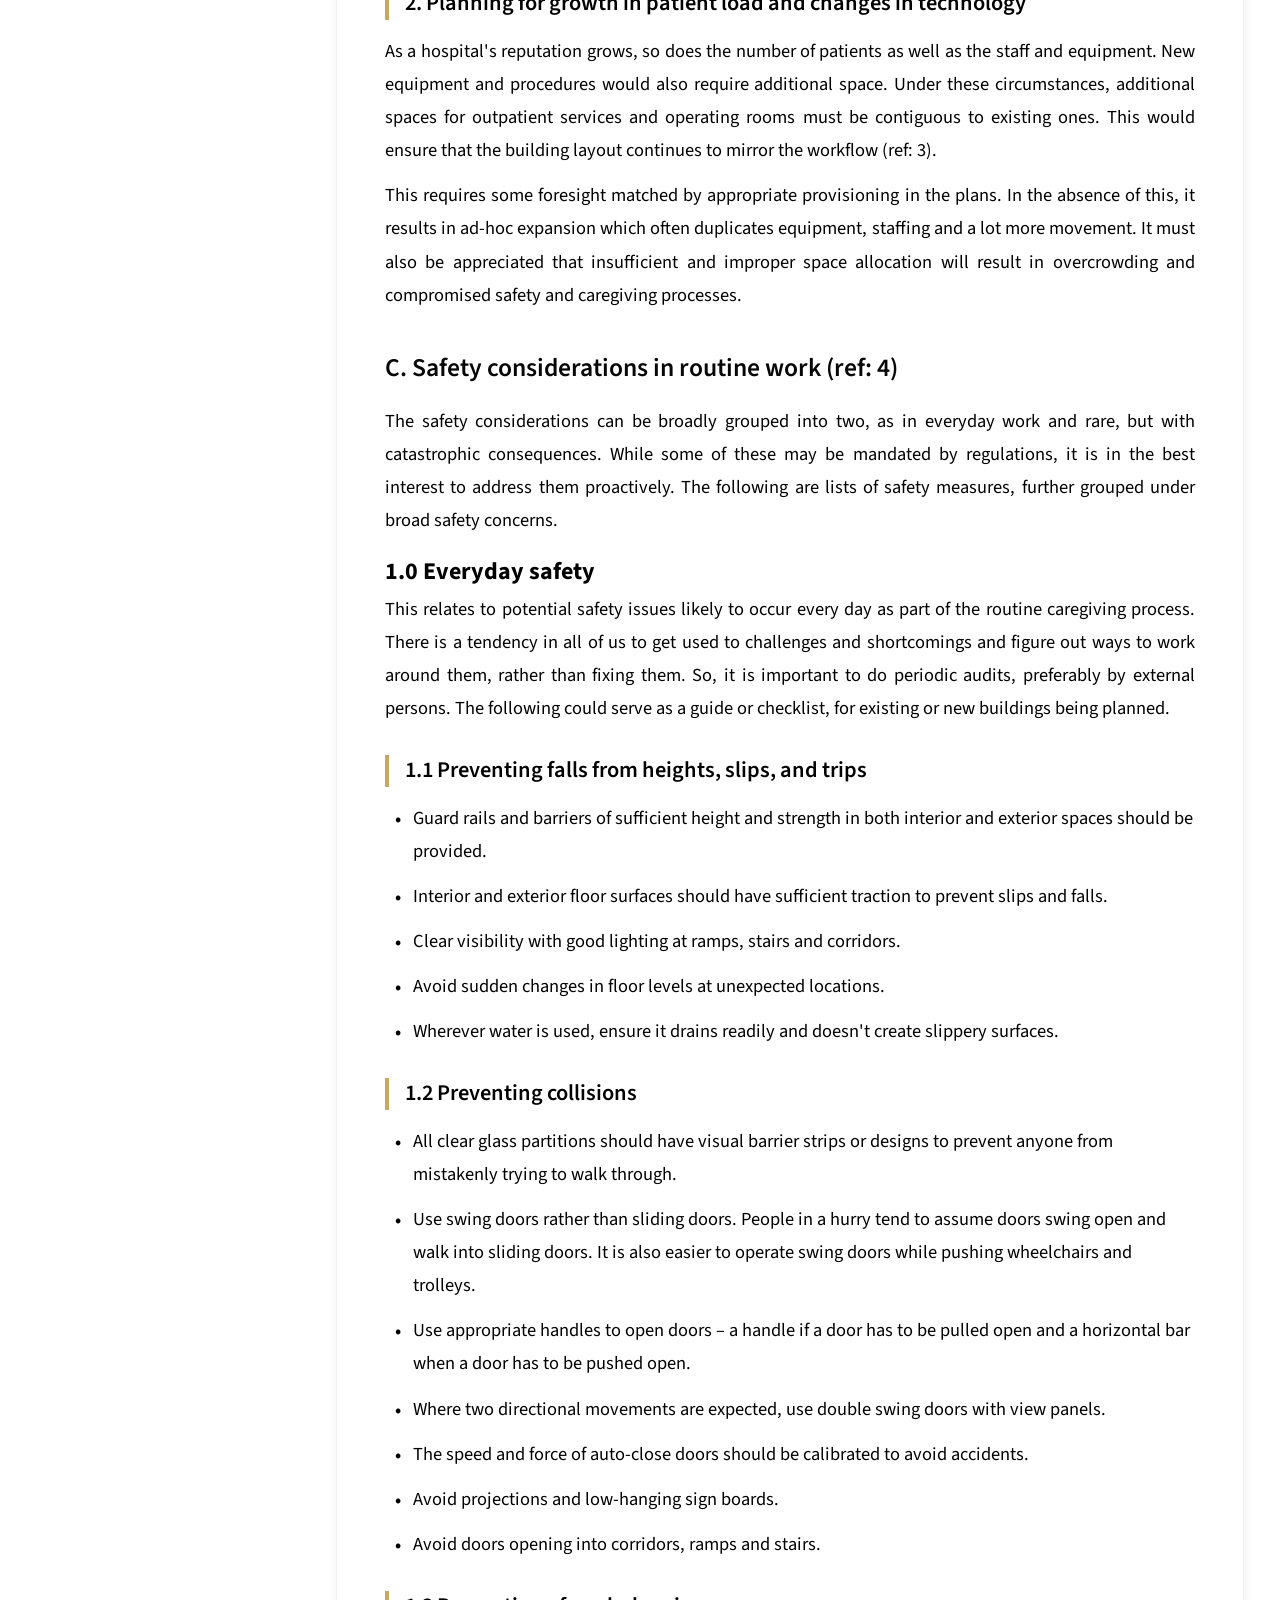
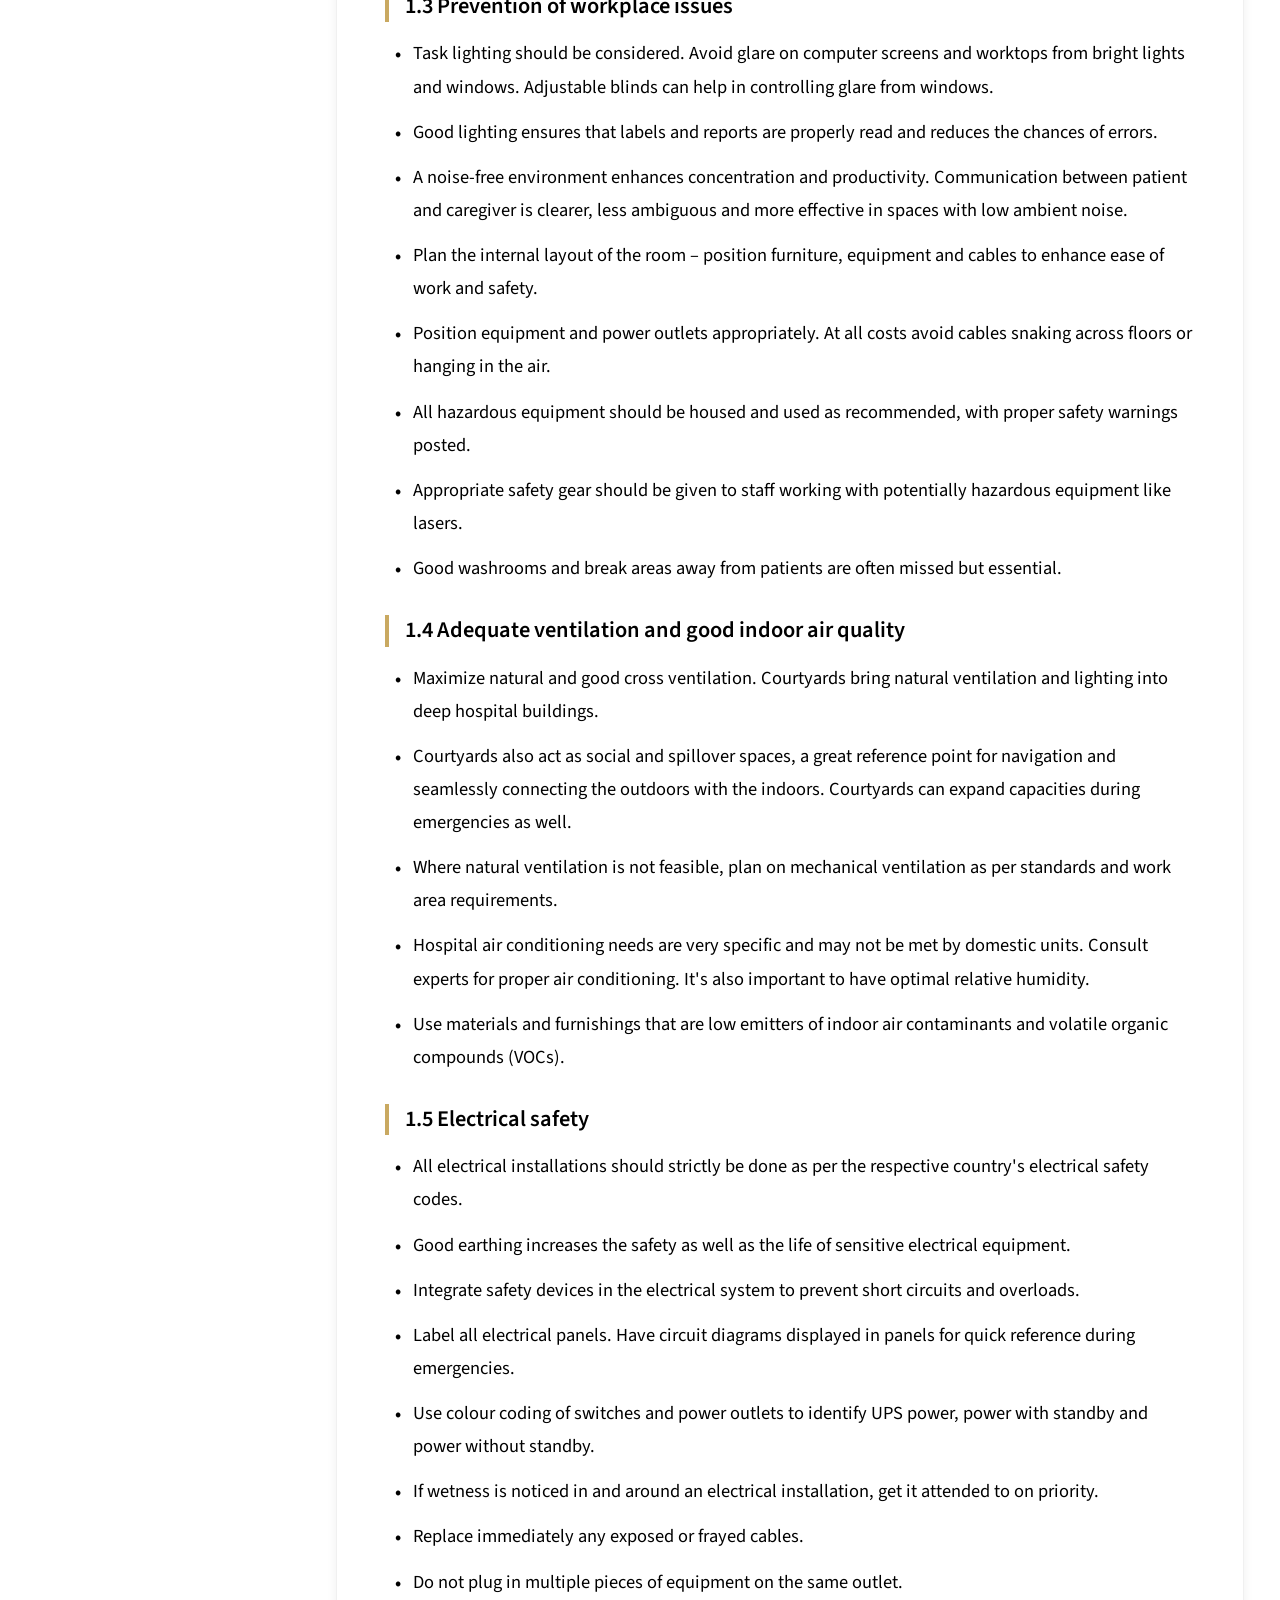
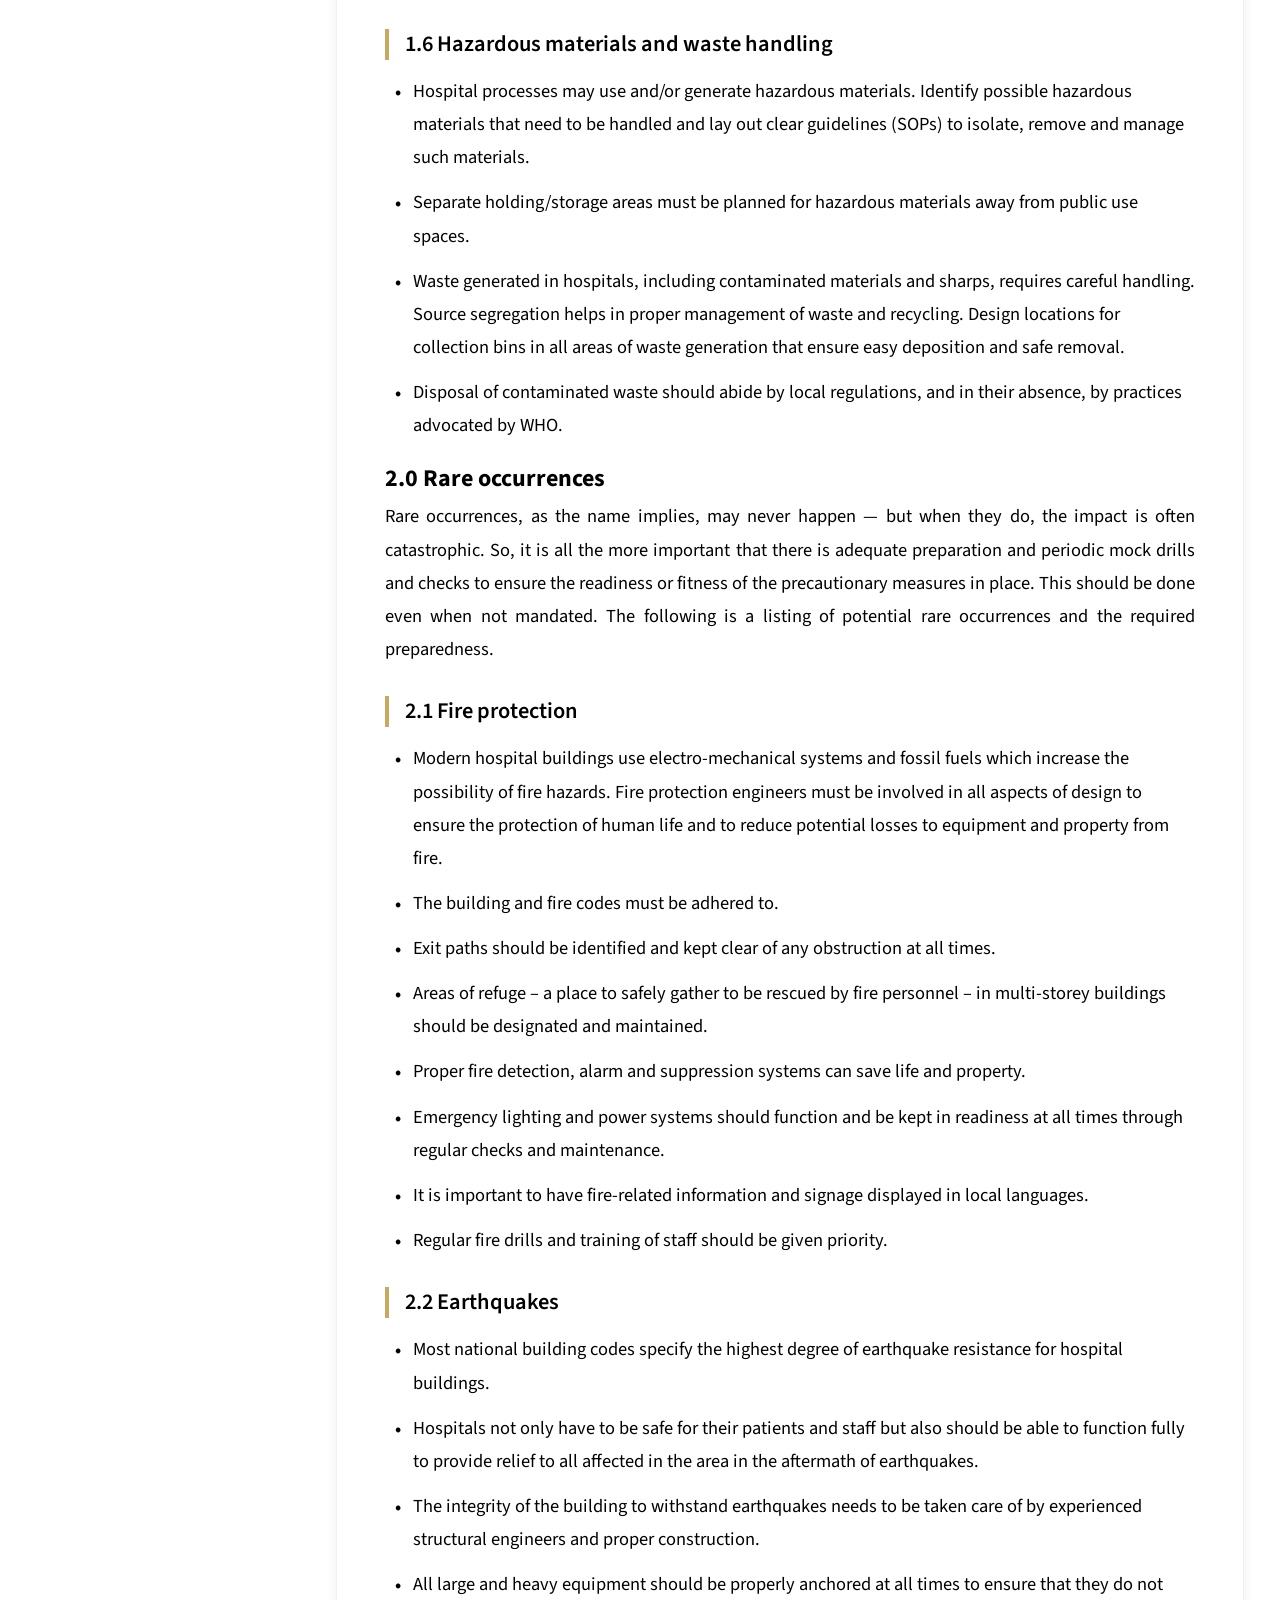
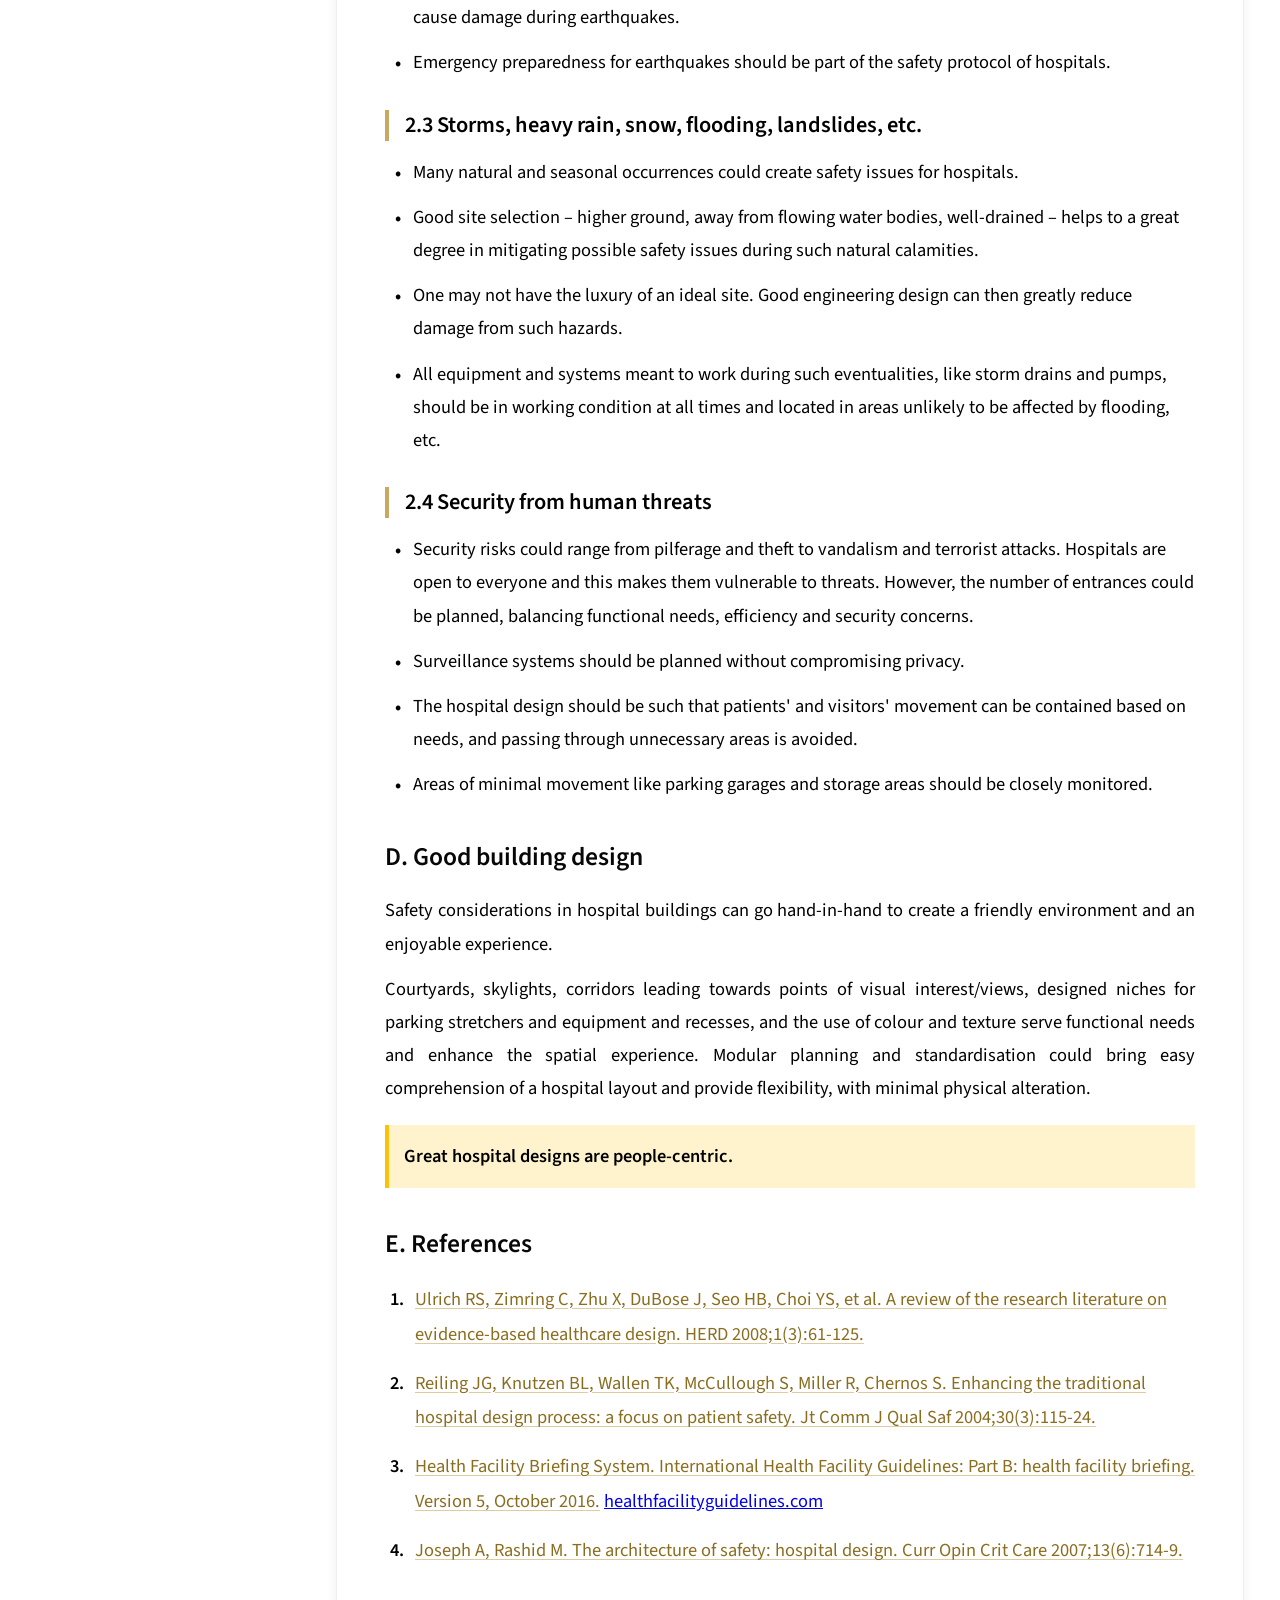
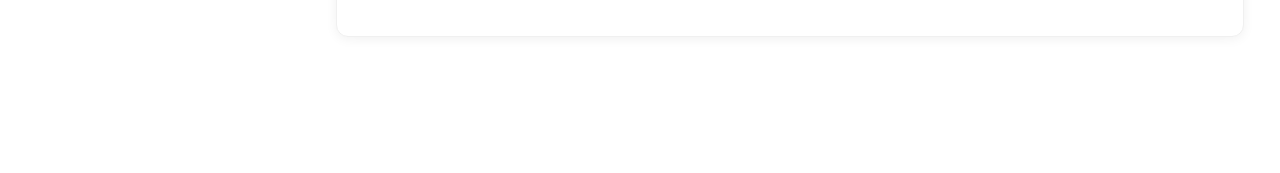
<file: chapter7.html>
<!DOCTYPE html>
<html lang="en">
<head>
    <meta charset="UTF-8">
    <meta name="viewport" content="width=device-width, initial-scale=1.0">
    <title>Patient and Staff Safety Considerations | Eye Care Design</title>
    <link rel="stylesheet" href="style.css">

    <link href="https://cdnjs.cloudflare.com/ajax/libs/font-awesome/6.0.0/css/all.min.css" rel="stylesheet" media="print" onload="this.media='all'">
    <noscript><link href="https://cdnjs.cloudflare.com/ajax/libs/font-awesome/6.0.0/css/all.min.css" rel="stylesheet"></noscript>
</head>
<body class="has-chapter-nav single-page" data-chapter="chapter7">
    <nav class="navbar">
        <div class="nav-container">
            <div class="nav-logo">
                <h2>Architectural Manual</h2> 
            </div>
            <div class="menu-toggle" id="menuToggle">
                <span></span>
                <span></span>
                <span></span>
            </div>
        </div>
    </nav>

    <div class="menu-overlay" id="menuOverlay">
        <div class="menu-content">
            <div class="close-btn" id="closeBtn">
                <i class="fas fa-times"></i>
            </div>
            <ul class="menu-items">
                <li><a href="index.html">Home</a></li>
                <li><a href="#contact">Contact Us</a></li>
                <li><a href="#about">About Us</a></li>
                <li><a href="#guidelines">Guidelines</a></li>
                <li><a href="#feedback">Feedback</a></li>
            </ul>
        </div>
    </div>

    <button class="sidebar-toggle-btn" id="sidebarToggle">
        <i class="fas fa-bars"></i>
    </button>

    <div class="chapter-container">
        <aside class="chapter-sidebar" id="chapterSidebar"></aside>

        <main class="chapter-content">
            <div class="content-wrapper">
                <div class="content-header">
                    <div class="breadcrumb" id="breadcrumbNav">
                    </div>
                </div>

                <article class="main-article">

                    <!-- ============ A) INTRODUCTION ============ -->
                    <div class="content-block" id="content-intro">
                        <h1 class="article-title">Patient and staff safety considerations in the layout design of eye hospitals</h1>

                        <h2>A. Introduction</h2>
                        <p>Though we don't immediately connect hospital buildings to patient and staff safety, in reality, buildings have a significant impact, both on safety and efficiency. This section brings out that connection explicitly and offers insights on how patient and staff safety can be factored in, both while planning for new hospitals as well as how existing building spaces can be made safer.</p>

                        <p>People visit hospitals to get well. However, the potential for falls, accidents, cross infection and exposure to hazards are high in hospitals due to the inherent complexity of hospital buildings, the high number of first-time visitors, their age, anxiety, disabilities, and unfamiliar equipment and procedures. Good building design that considers these would maximise physical safety and give psychological reassurance to patients and comfort and ease of working for hospital staff.</p>

                        <div style="background: #f8f9fa; padding: 20px; border-left: 4px solid #c9a961; margin: 20px 0;">
                            <p style="margin:0;">Unlike equipment or staffing, buildings can't be easily altered or enlarged for a multitude of reasons, ranging from feasibility to regulatory challenges. Thus, <strong>it is important that right at the planning stage we consider two high-level factors – anticipated patient volumes at full capacity and workflow based on the clinical protocols.</strong> This consideration applies to outpatient visits, surgeries and other treatment procedures.</p>
                        </div>
                    </div>

                    <!-- ============ B) SAFETY IN BUILDING DESIGN ============ -->
                    <div class="content-block" id="content-safety-building-design">
                        <h1 class="article-title">B. Safety considerations in building design</h1>

                        <p>Hospital buildings tend to be custom-built to accommodate required clinical procedures as well as the promoter's preferences. Patients who are already vulnerable, often find the hospital experience intimidating, especially during the initial visits, due to unfamiliarity with the process and flow. Multiple entries (Emergency, OP, IP) with signage or lack of it, disorienting patients, is just one example.</p>

                        <p>An understanding of the workflow requirements, appreciation of patient needs and factoring in anticipated growth of patient volumes, will all help in designing an efficient and safe hospital. Such understanding can also help make necessary changes in existing facilities, to enhance patient safety (ref: 2). In all this we need to recognize two important factors – first, by design in an eye hospital most patients tend to be visually challenged and elderly and second, some patients are likely to be the source of cross infections, due to other illnesses (ref: 1). The following are some of the more important considerations.</p>

                        <h3>1. Building configuration and workflow</h3>
                        <p>The layout of various clinical and patient-related administrative services should match the workflow. The space allocation for each of the services should reflect the patient volumes. When this isn't done, it results in bottlenecks, increased travel distances and criss-cross movement of patients and staff. The greater the movement, the more the scope for falls and accidents, thereby resulting in lower efficiency.</p>

                        <h3>2. Planning for growth in patient load and changes in technology</h3>
                        <p>As a hospital's reputation grows, so does the number of patients as well as the staff and equipment. New equipment and procedures would also require additional space. Under these circumstances, additional spaces for outpatient services and operating rooms must be contiguous to existing ones. This would ensure that the building layout continues to mirror the workflow (ref: 3).</p>
                        <p>This requires some foresight matched by appropriate provisioning in the plans. In the absence of this, it results in ad-hoc expansion which often duplicates equipment, staffing and a lot more movement. It must also be appreciated that insufficient and improper space allocation will result in overcrowding and compromised safety and caregiving processes.</p>
                    </div>

                    <!-- ============ C) SAFETY IN ROUTINE WORK ============ -->
                    <div class="content-block" id="content-safety-routine-work">
                        <h1 class="article-title">C. Safety considerations in routine work (ref: 4)</h1>

                        <p>The safety considerations can be broadly grouped into two, as in everyday work and rare, but with catastrophic consequences. While some of these may be mandated by regulations, it is in the best interest to address them proactively. The following are lists of safety measures, further grouped under broad safety concerns.</p>

                        <h2>1.0 Everyday safety</h2>
                        <p>This relates to potential safety issues likely to occur every day as part of the routine caregiving process. There is a tendency in all of us to get used to challenges and shortcomings and figure out ways to work around them, rather than fixing them. So, it is important to do periodic audits, preferably by external persons. The following could serve as a guide or checklist, for existing or new buildings being planned.</p>

                        <h3>1.1 Preventing falls from heights, slips, and trips</h3>
                        <ul>
                            <li>Guard rails and barriers of sufficient height and strength in both interior and exterior spaces should be provided.</li>
                            <li>Interior and exterior floor surfaces should have sufficient traction to prevent slips and falls.</li>
                            <li>Clear visibility with good lighting at ramps, stairs and corridors.</li>
                            <li>Avoid sudden changes in floor levels at unexpected locations.</li>
                            <li>Wherever water is used, ensure it drains readily and doesn't create slippery surfaces.</li>
                        </ul>

                        <h3>1.2 Preventing collisions</h3>
                        <ul>
                            <li>All clear glass partitions should have visual barrier strips or designs to prevent anyone from mistakenly trying to walk through.</li>
                            <li>Use swing doors rather than sliding doors. People in a hurry tend to assume doors swing open and walk into sliding doors. It is also easier to operate swing doors while pushing wheelchairs and trolleys.</li>
                            <li>Use appropriate handles to open doors – a handle if a door has to be pulled open and a horizontal bar when a door has to be pushed open.</li>
                            <li>Where two directional movements are expected, use double swing doors with view panels.</li>
                            <li>The speed and force of auto-close doors should be calibrated to avoid accidents.</li>
                            <li>Avoid projections and low-hanging sign boards.</li>
                            <li>Avoid doors opening into corridors, ramps and stairs.</li>
                        </ul>

                        <h3>1.3 Prevention of workplace issues</h3>
                        <ul>
                            <li>Task lighting should be considered. Avoid glare on computer screens and worktops from bright lights and windows. Adjustable blinds can help in controlling glare from windows.</li>
                            <li>Good lighting ensures that labels and reports are properly read and reduces the chances of errors.</li>
                            <li>A noise-free environment enhances concentration and productivity. Communication between patient and caregiver is clearer, less ambiguous and more effective in spaces with low ambient noise.</li>
                            <li>Plan the internal layout of the room – position furniture, equipment and cables to enhance ease of work and safety.</li>
                            <li>Position equipment and power outlets appropriately. At all costs avoid cables snaking across floors or hanging in the air.</li>
                            <li>All hazardous equipment should be housed and used as recommended, with proper safety warnings posted.</li>
                            <li>Appropriate safety gear should be given to staff working with potentially hazardous equipment like lasers.</li>
                            <li>Good washrooms and break areas away from patients are often missed but essential.</li>
                        </ul>

                        <h3>1.4 Adequate ventilation and good indoor air quality</h3>
                        <ul>
                            <li>Maximize natural and good cross ventilation. Courtyards bring natural ventilation and lighting into deep hospital buildings.</li>
                            <li>Courtyards also act as social and spillover spaces, a great reference point for navigation and seamlessly connecting the outdoors with the indoors. Courtyards can expand capacities during emergencies as well.</li>
                            <li>Where natural ventilation is not feasible, plan on mechanical ventilation as per standards and work area requirements.</li>
                            <li>Hospital air conditioning needs are very specific and may not be met by domestic units. Consult experts for proper air conditioning. It's also important to have optimal relative humidity.</li>
                            <li>Use materials and furnishings that are low emitters of indoor air contaminants and volatile organic compounds (VOCs).</li>
                        </ul>

                        <h3>1.5 Electrical safety</h3>
                        <ul>
                            <li>All electrical installations should strictly be done as per the respective country's electrical safety codes.</li>
                            <li>Good earthing increases the safety as well as the life of sensitive electrical equipment.</li>
                            <li>Integrate safety devices in the electrical system to prevent short circuits and overloads.</li>
                            <li>Label all electrical panels. Have circuit diagrams displayed in panels for quick reference during emergencies.</li>
                            <li>Use colour coding of switches and power outlets to identify UPS power, power with standby and power without standby.</li>
                            <li>If wetness is noticed in and around an electrical installation, get it attended to on priority.</li>
                            <li>Replace immediately any exposed or frayed cables.</li>
                            <li>Do not plug in multiple pieces of equipment on the same outlet.</li>
                        </ul>

                        <h3>1.6 Hazardous materials and waste handling</h3>
                        <ul>
                            <li>Hospital processes may use and/or generate hazardous materials. Identify possible hazardous materials that need to be handled and lay out clear guidelines (SOPs) to isolate, remove and manage such materials.</li>
                            <li>Separate holding/storage areas must be planned for hazardous materials away from public use spaces.</li>
                            <li>Waste generated in hospitals, including contaminated materials and sharps, requires careful handling. Source segregation helps in proper management of waste and recycling. Design locations for collection bins in all areas of waste generation that ensure easy deposition and safe removal.</li>
                            <li>Disposal of contaminated waste should abide by local regulations, and in their absence, by practices advocated by WHO.</li>
                        </ul>

                        <h2>2.0 Rare occurrences</h2>
                        <p>Rare occurrences, as the name implies, may never happen — but when they do, the impact is often catastrophic. So, it is all the more important that there is adequate preparation and periodic mock drills and checks to ensure the readiness or fitness of the precautionary measures in place. This should be done even when not mandated. The following is a listing of potential rare occurrences and the required preparedness.</p>

                        <h3>2.1 Fire protection</h3>
                        <ul>
                            <li>Modern hospital buildings use electro-mechanical systems and fossil fuels which increase the possibility of fire hazards. Fire protection engineers must be involved in all aspects of design to ensure the protection of human life and to reduce potential losses to equipment and property from fire.</li>
                            <li>The building and fire codes must be adhered to.</li>
                            <li>Exit paths should be identified and kept clear of any obstruction at all times.</li>
                            <li>Areas of refuge – a place to safely gather to be rescued by fire personnel – in multi-storey buildings should be designated and maintained.</li>
                            <li>Proper fire detection, alarm and suppression systems can save life and property.</li>
                            <li>Emergency lighting and power systems should function and be kept in readiness at all times through regular checks and maintenance.</li>
                            <li>It is important to have fire-related information and signage displayed in local languages.</li>
                            <li>Regular fire drills and training of staff should be given priority.</li>
                        </ul>

                        <h3>2.2 Earthquakes</h3>
                        <ul>
                            <li>Most national building codes specify the highest degree of earthquake resistance for hospital buildings.</li>
                            <li>Hospitals not only have to be safe for their patients and staff but also should be able to function fully to provide relief to all affected in the area in the aftermath of earthquakes.</li>
                            <li>The integrity of the building to withstand earthquakes needs to be taken care of by experienced structural engineers and proper construction.</li>
                            <li>All large and heavy equipment should be properly anchored at all times to ensure that they do not cause damage during earthquakes.</li>
                            <li>Emergency preparedness for earthquakes should be part of the safety protocol of hospitals.</li>
                        </ul>

                        <h3>2.3 Storms, heavy rain, snow, flooding, landslides, etc.</h3>
                        <ul>
                            <li>Many natural and seasonal occurrences could create safety issues for hospitals.</li>
                            <li>Good site selection – higher ground, away from flowing water bodies, well-drained – helps to a great degree in mitigating possible safety issues during such natural calamities.</li>
                            <li>One may not have the luxury of an ideal site. Good engineering design can then greatly reduce damage from such hazards.</li>
                            <li>All equipment and systems meant to work during such eventualities, like storm drains and pumps, should be in working condition at all times and located in areas unlikely to be affected by flooding, etc.</li>
                        </ul>

                        <h3>2.4 Security from human threats</h3>
                        <ul>
                            <li>Security risks could range from pilferage and theft to vandalism and terrorist attacks. Hospitals are open to everyone and this makes them vulnerable to threats. However, the number of entrances could be planned, balancing functional needs, efficiency and security concerns.</li>
                            <li>Surveillance systems should be planned without compromising privacy.</li>
                            <li>The hospital design should be such that patients' and visitors' movement can be contained based on needs, and passing through unnecessary areas is avoided.</li>
                            <li>Areas of minimal movement like parking garages and storage areas should be closely monitored.</li>
                        </ul>
                    </div>

                    <!-- ============ D) GOOD BUILDING DESIGN ============ -->
                    <div class="content-block" id="content-good-building-design">
                        <h1 class="article-title">D. Good building design</h1>

                        <p>Safety considerations in hospital buildings can go hand-in-hand to create a friendly environment and an enjoyable experience.</p>

                        <p>Courtyards, skylights, corridors leading towards points of visual interest/views, designed niches for parking stretchers and equipment and recesses, and the use of colour and texture serve functional needs and enhance the spatial experience. Modular planning and standardisation could bring easy comprehension of a hospital layout and provide flexibility, with minimal physical alteration.</p>

                        <div style="background: #fff3cd; border-left: 4px solid #ffc107; padding: 15px; margin: 20px 0;">
                            <p style="margin: 0;"><strong>Great hospital designs are people-centric.</strong></p>
                        </div>
                    </div>

                    <!-- ============ E) REFERENCES ============ -->
                    <div class="content-block" id="content-references">
                        <h1 class="article-title">E. References</h1>
                        <ol style="line-height: 1.9;">
                            <li><a href="Chapter-7/Ref 1 - A Review of the Research Literature on Evidence Ba.pdf" target="_blank" rel="noopener" class="ref-link" title="Open the PDF">Ulrich RS, Zimring C, Zhu X, DuBose J, Seo HB, Choi YS, et al. A review of the research literature on evidence-based healthcare design. HERD 2008;1(3):61-125.</i></a></li>
                            <li><a href="Chapter-7/Ref 2 - Enhancing the Traditional Hospital Design - Focus on Patient Safety.pdf" target="_blank" rel="noopener" class="ref-link" title="Open the PDF">Reiling JG, Knutzen BL, Wallen TK, McCullough S, Miller R, Chernos S. Enhancing the traditional hospital design process: a focus on patient safety. Jt Comm J Qual Saf 2004;30(3):115-24. </i></a></li>
                            <li><a href="Chapter-7/Ref 3 - iHFG_part_b_outpatients_unit.pdf" target="_blank" rel="noopener" class="ref-link" title="Open the PDF">Health Facility Briefing System. International Health Facility Guidelines: Part B: health facility briefing. Version 5, October 2016.</a> <a href="https://healthfacilityguidelines.com/GuidelineIndex/Index/Health-Facility-Briefing-and-Design" target="_blank" rel="noopener noreferrer">healthfacilityguidelines.com</a></li>
                            <li><a href="Chapter-7/Ref 4 - Joseph2007.pdf" target="_blank" rel="noopener" class="ref-link" title="Open the PDF">Joseph A, Rashid M. The architecture of safety: hospital design. Curr Opin Crit Care 2007;13(6):714-9. </i></a></li>
                        </ol>
                    </div>

                   

                <div class="content-navigation-static">
                    <button class="nav-btn prev-btn" id="prevBtn">
                        <i class="fas fa-chevron-left"></i>
                        <span>Previous</span>
                    </button>
                    <button class="nav-btn next-btn" id="nextBtn">
                        <span>Next</span>
                        <i class="fas fa-chevron-right"></i>
                    </button>
                </div>
            </div>
        </main>
    </div>

    <script src="script.js"></script>
</body>
</html>
</file>
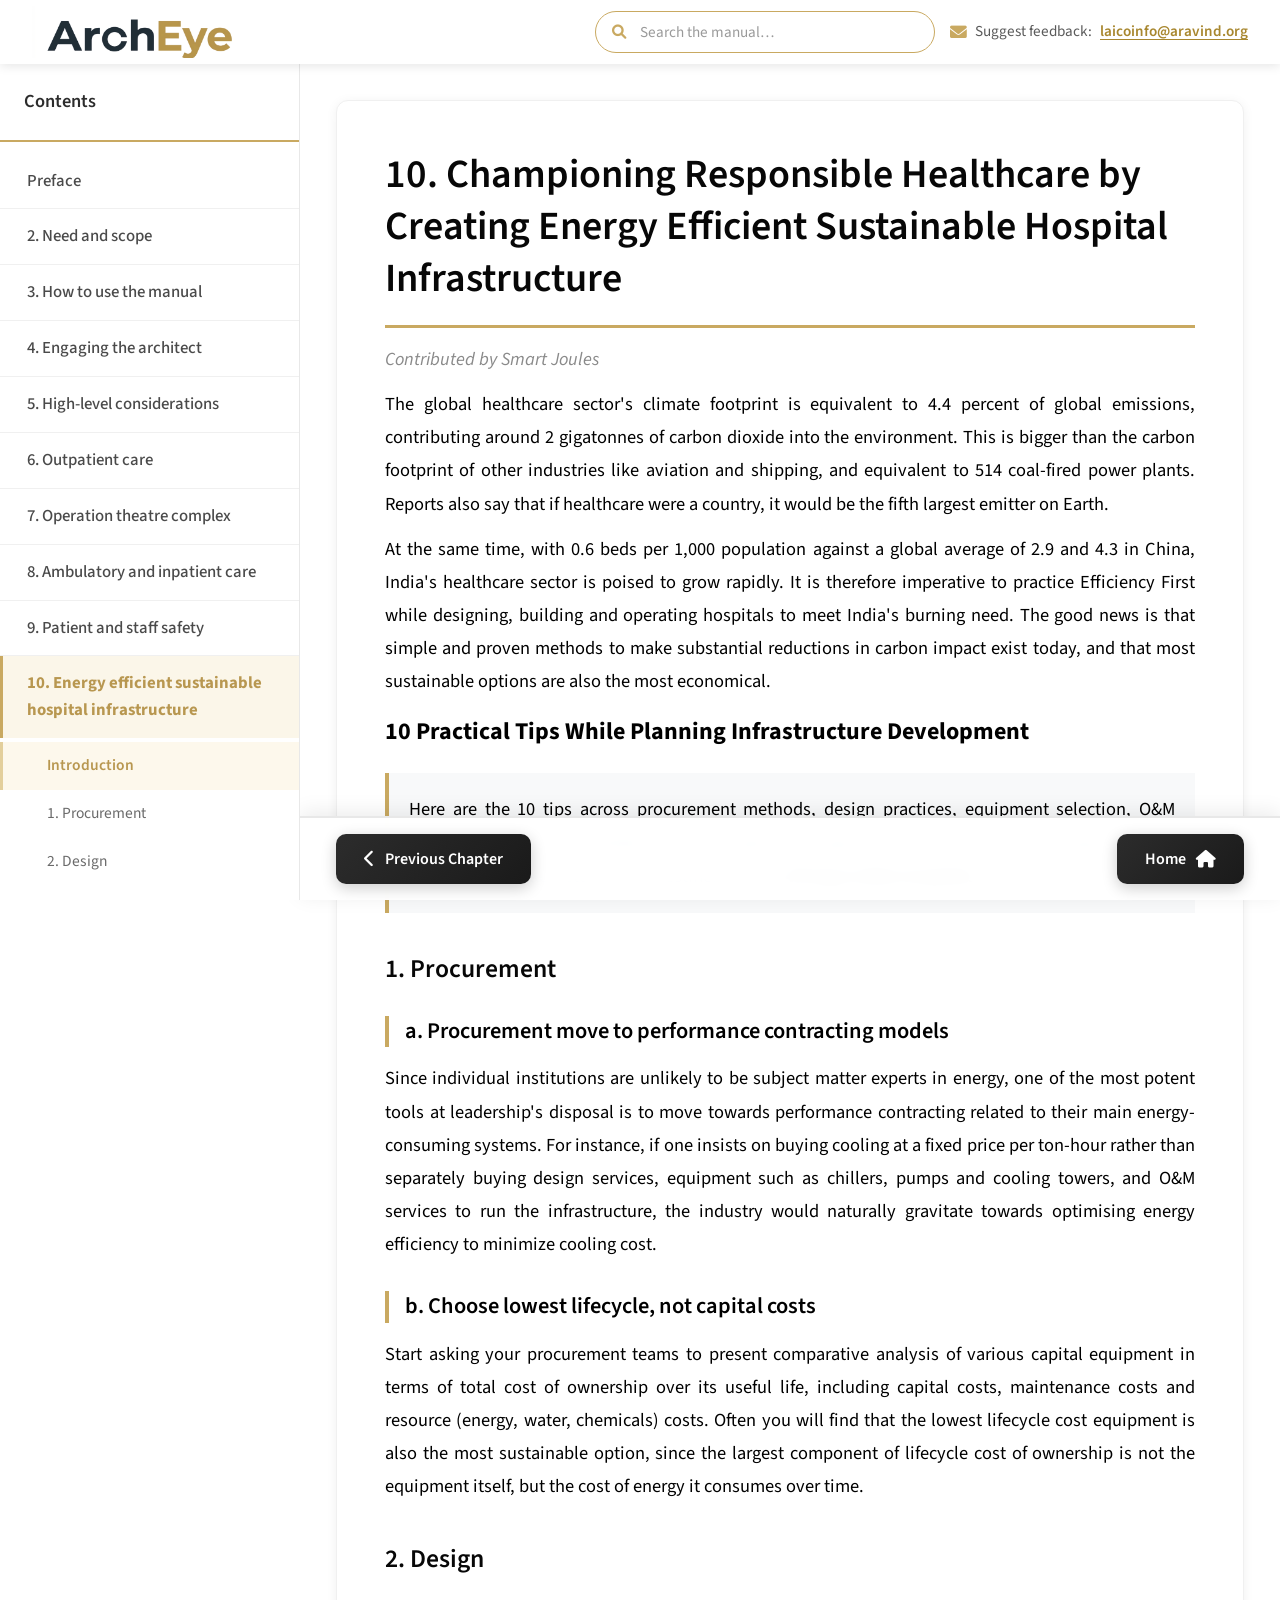
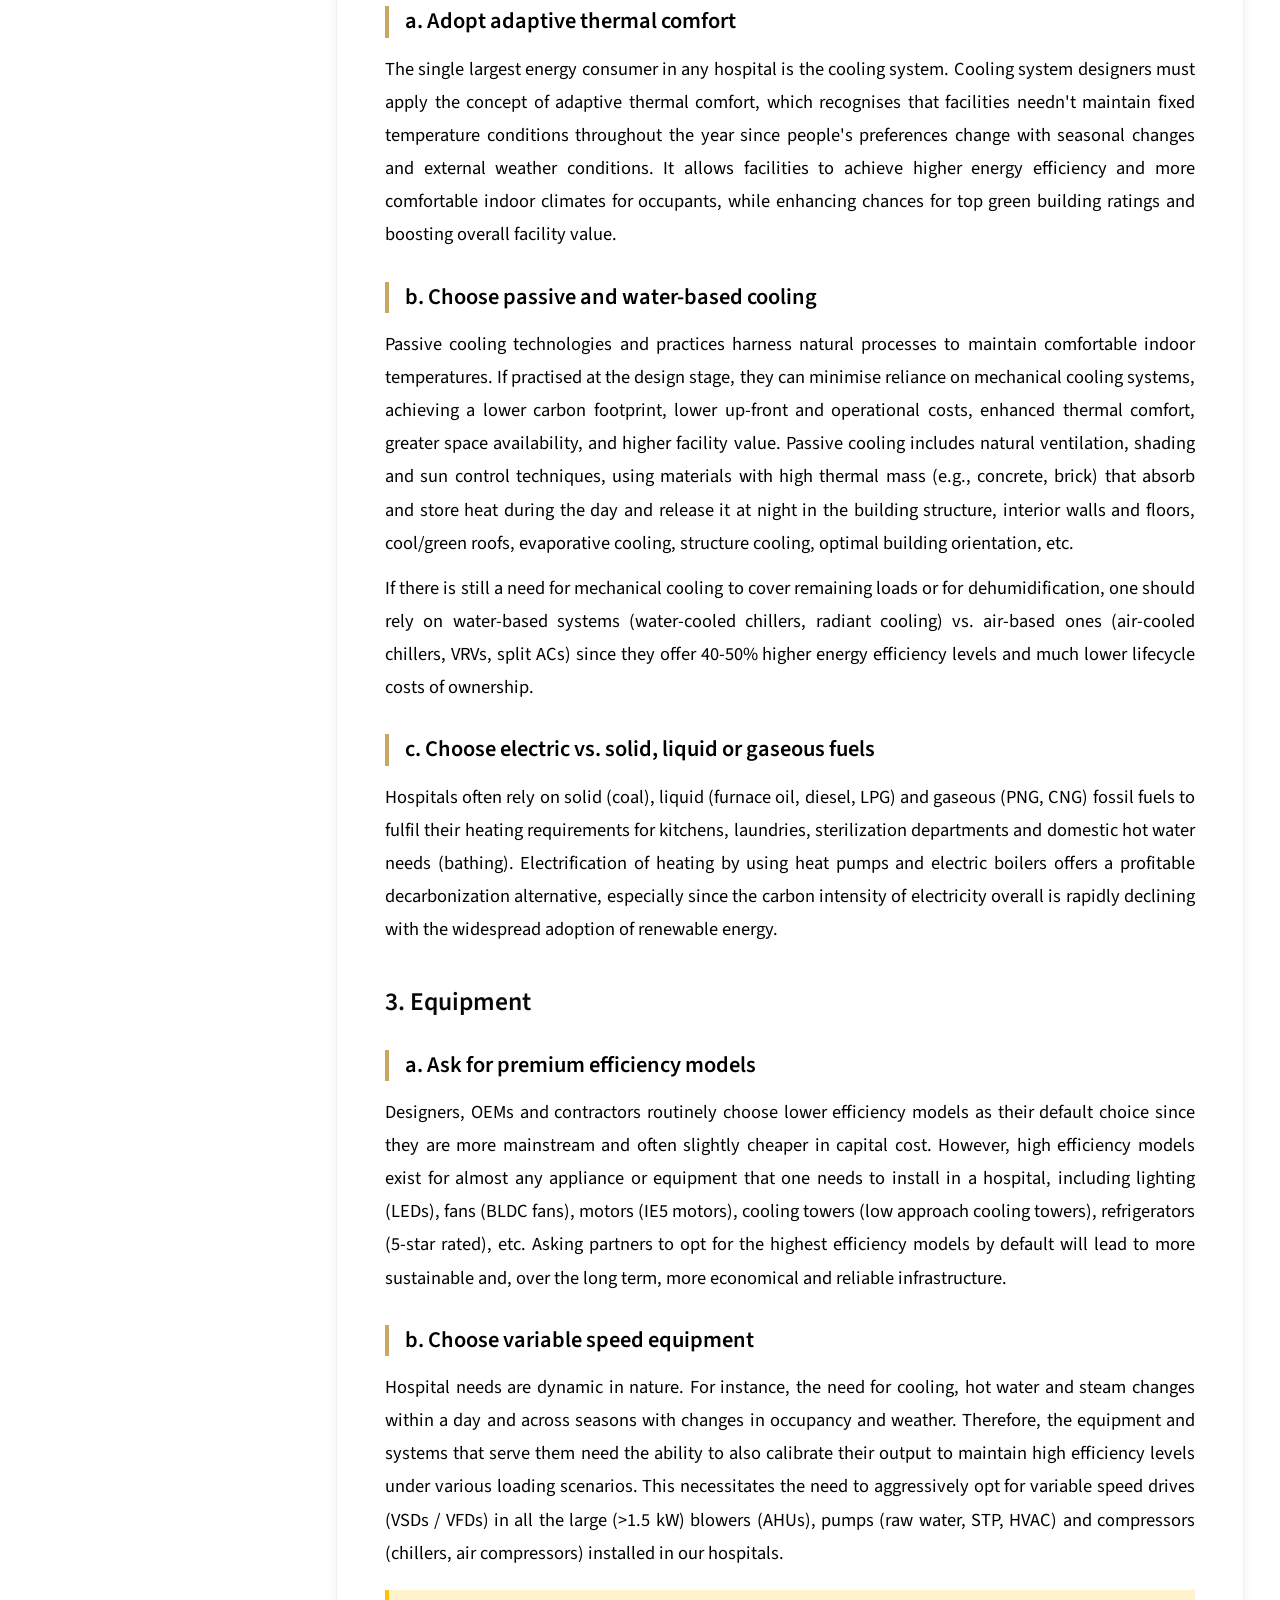
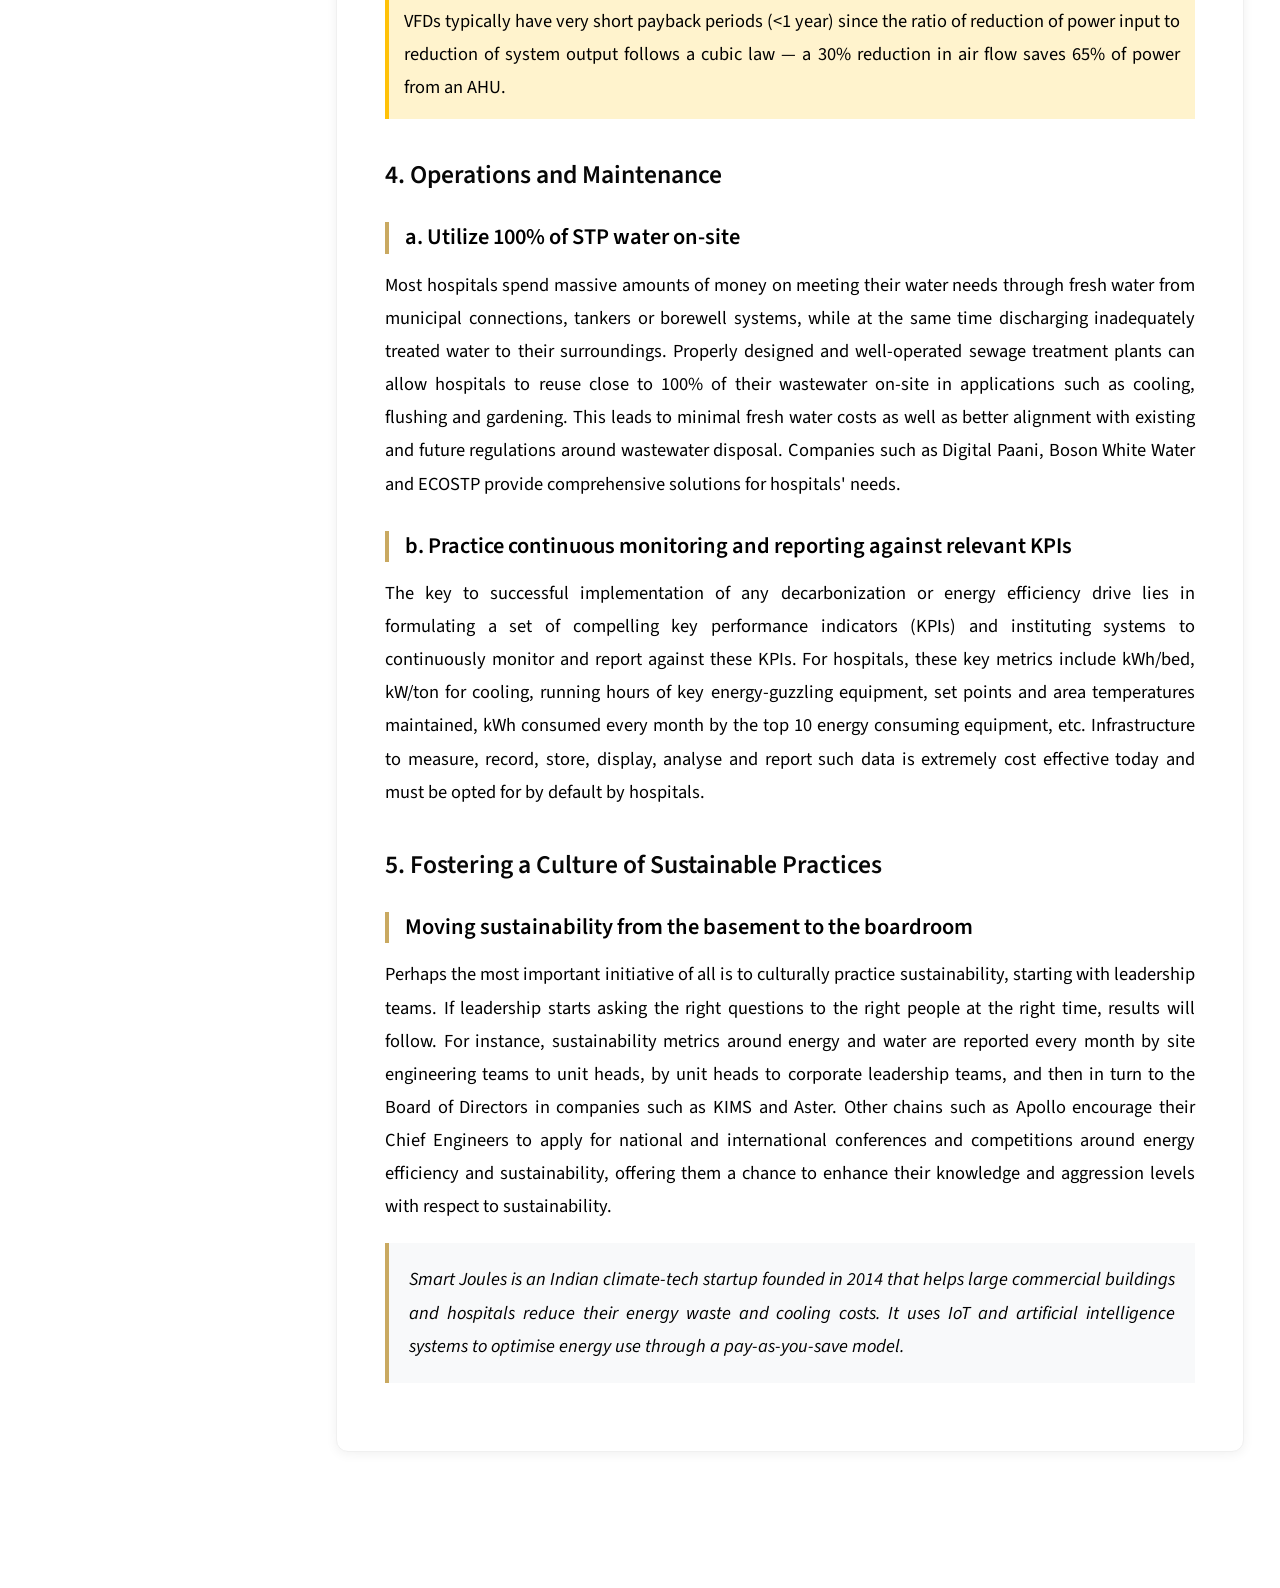
<file: chapter8.html>
<!DOCTYPE html>
<html lang="en">
<head>
    <meta charset="UTF-8">
    <meta name="viewport" content="width=device-width, initial-scale=1.0">
    <title>Championing Responsible Healthcare by Creating Energy Efficient Sustainable Hospital Infrastructure | Eye Care Design</title>
    <link rel="stylesheet" href="style.css">

    <link href="https://cdnjs.cloudflare.com/ajax/libs/font-awesome/6.0.0/css/all.min.css" rel="stylesheet" media="print" onload="this.media='all'">
    <noscript><link href="https://cdnjs.cloudflare.com/ajax/libs/font-awesome/6.0.0/css/all.min.css" rel="stylesheet"></noscript>
</head>
<body class="has-chapter-nav single-page" data-chapter="chapter8">
    <nav class="navbar">
        <div class="nav-container">
            <div class="nav-logo">
                <h2>Architectural Manual</h2> 
            </div>
            <div class="menu-toggle" id="menuToggle">
                <span></span>
                <span></span>
                <span></span>
            </div>
        </div>
    </nav>

    <div class="menu-overlay" id="menuOverlay">
        <div class="menu-content">
            <div class="close-btn" id="closeBtn">
                <i class="fas fa-times"></i>
            </div>
            <ul class="menu-items">
                <li><a href="index.html">Home</a></li>
                <li><a href="#contact">Contact Us</a></li>
                <li><a href="#about">About Us</a></li>
                <li><a href="#guidelines">Guidelines</a></li>
                <li><a href="#feedback">Feedback</a></li>
            </ul>
        </div>
    </div>

    <button class="sidebar-toggle-btn" id="sidebarToggle">
        <i class="fas fa-bars"></i>
    </button>

    <div class="chapter-container">
        <aside class="chapter-sidebar" id="chapterSidebar"></aside>

        <main class="chapter-content">
            <div class="content-wrapper">
                <div class="content-header">
                    <div class="breadcrumb" id="breadcrumbNav">
                    </div>
                   
                </div>

                <article class="main-article">

                    <!-- ============ INTRODUCTION ============ -->
                    <div class="content-block" id="content-intro">
                        <h1 class="article-title">10. Championing Responsible Healthcare by Creating Energy Efficient Sustainable Hospital Infrastructure</h1>
                        <p style="color:#8a8a8a; font-style: italic; margin-top: -10px;">Contributed by Smart Joules</p>

                        <p>The global healthcare sector's climate footprint is equivalent to 4.4 percent of global emissions, contributing around 2 gigatonnes of carbon dioxide into the environment. This is bigger than the carbon footprint of other industries like aviation and shipping, and equivalent to 514 coal-fired power plants. Reports also say that if healthcare were a country, it would be the fifth largest emitter on Earth.</p>

                        <p>At the same time, with 0.6 beds per 1,000 population against a global average of 2.9 and 4.3 in China, India's healthcare sector is poised to grow rapidly. It is therefore imperative to practice Efficiency First while designing, building and operating hospitals to meet India's burning need. The good news is that simple and proven methods to make substantial reductions in carbon impact exist today, and that most sustainable options are also the most economical.</p>

                        <h2>10 Practical Tips While Planning Infrastructure Development</h2>

                        <div style="background: #f8f9fa; padding: 20px; border-left: 4px solid #c9a961; margin: 20px 0;">
                            <p style="margin:0;">Here are the 10 tips across procurement methods, design practices, equipment selection, O&amp;M practices and culture, distilled from a decade-long experience of reducing carbon impact by <strong>29%</strong> with above-market returns on investment across <strong>49 large Indian hospitals</strong>.</p>
                        </div>
                    </div>

                    <!-- ============ 1) PROCUREMENT ============ -->
                    <div class="content-block" id="content-procurement">
                        <h1 class="article-title">1. Procurement</h1>

                        <h3>a. Procurement move to performance contracting models</h3>
                        <p>Since individual institutions are unlikely to be subject matter experts in energy, one of the most potent tools at leadership's disposal is to move towards performance contracting related to their main energy-consuming systems. For instance, if one insists on buying cooling at a fixed price per ton-hour rather than separately buying design services, equipment such as chillers, pumps and cooling towers, and O&amp;M services to run the infrastructure, the industry would naturally gravitate towards optimising energy efficiency to minimize cooling cost.</p>

                        <h3>b. Choose lowest lifecycle, not capital costs</h3>
                        <p>Start asking your procurement teams to present comparative analysis of various capital equipment in terms of total cost of ownership over its useful life, including capital costs, maintenance costs and resource (energy, water, chemicals) costs. Often you will find that the lowest lifecycle cost equipment is also the most sustainable option, since the largest component of lifecycle cost of ownership is not the equipment itself, but the cost of energy it consumes over time.</p>
                    </div>

                    <!-- ============ 2) DESIGN ============ -->
                    <div class="content-block" id="content-design">
                        <h1 class="article-title">2. Design</h1>

                        <h3>a. Adopt adaptive thermal comfort</h3>
                        <p>The single largest energy consumer in any hospital is the cooling system. Cooling system designers must apply the concept of adaptive thermal comfort, which recognises that facilities needn't maintain fixed temperature conditions throughout the year since people's preferences change with seasonal changes and external weather conditions. It allows facilities to achieve higher energy efficiency and more comfortable indoor climates for occupants, while enhancing chances for top green building ratings and boosting overall facility value.</p>

                        <h3>b. Choose passive and water-based cooling</h3>
                        <p>Passive cooling technologies and practices harness natural processes to maintain comfortable indoor temperatures. If practised at the design stage, they can minimise reliance on mechanical cooling systems, achieving a lower carbon footprint, lower up-front and operational costs, enhanced thermal comfort, greater space availability, and higher facility value. Passive cooling includes natural ventilation, shading and sun control techniques, using materials with high thermal mass (e.g., concrete, brick) that absorb and store heat during the day and release it at night in the building structure, interior walls and floors, cool/green roofs, evaporative cooling, structure cooling, optimal building orientation, etc.</p>
                        <p>If there is still a need for mechanical cooling to cover remaining loads or for dehumidification, one should rely on water-based systems (water-cooled chillers, radiant cooling) vs. air-based ones (air-cooled chillers, VRVs, split ACs) since they offer 40-50% higher energy efficiency levels and much lower lifecycle costs of ownership.</p>

                        <h3>c. Choose electric vs. solid, liquid or gaseous fuels</h3>
                        <p>Hospitals often rely on solid (coal), liquid (furnace oil, diesel, LPG) and gaseous (PNG, CNG) fossil fuels to fulfil their heating requirements for kitchens, laundries, sterilization departments and domestic hot water needs (bathing). Electrification of heating by using heat pumps and electric boilers offers a profitable decarbonization alternative, especially since the carbon intensity of electricity overall is rapidly declining with the widespread adoption of renewable energy.</p>
                    </div>

                    <!-- ============ 3) EQUIPMENT ============ -->
                    <div class="content-block" id="content-equipment">
                        <h1 class="article-title">3. Equipment</h1>

                        <h3>a. Ask for premium efficiency models</h3>
                        <p>Designers, OEMs and contractors routinely choose lower efficiency models as their default choice since they are more mainstream and often slightly cheaper in capital cost. However, high efficiency models exist for almost any appliance or equipment that one needs to install in a hospital, including lighting (LEDs), fans (BLDC fans), motors (IE5 motors), cooling towers (low approach cooling towers), refrigerators (5-star rated), etc. Asking partners to opt for the highest efficiency models by default will lead to more sustainable and, over the long term, more economical and reliable infrastructure.</p>

                        <h3>b. Choose variable speed equipment</h3>
                        <p>Hospital needs are dynamic in nature. For instance, the need for cooling, hot water and steam changes within a day and across seasons with changes in occupancy and weather. Therefore, the equipment and systems that serve them need the ability to also calibrate their output to maintain high efficiency levels under various loading scenarios. This necessitates the need to aggressively opt for variable speed drives (VSDs / VFDs) in all the large (&gt;1.5 kW) blowers (AHUs), pumps (raw water, STP, HVAC) and compressors (chillers, air compressors) installed in our hospitals.</p>

                        <div style="background: #fff3cd; border-left: 4px solid #ffc107; padding: 15px; margin: 20px 0;">
                            <p style="margin: 0;">VFDs typically have very short payback periods (&lt;1 year) since the ratio of reduction of power input to reduction of system output follows a cubic law &mdash; a 30% reduction in air flow saves 65% of power from an AHU.</p>
                        </div>
                    </div>

                    <!-- ============ 4) OPERATIONS AND MAINTENANCE ============ -->
                    <div class="content-block" id="content-operations">
                        <h1 class="article-title">4. Operations and Maintenance</h1>

                        <h3>a. Utilize 100% of STP water on-site</h3>
                        <p>Most hospitals spend massive amounts of money on meeting their water needs through fresh water from municipal connections, tankers or borewell systems, while at the same time discharging inadequately treated water to their surroundings. Properly designed and well-operated sewage treatment plants can allow hospitals to reuse close to 100% of their wastewater on-site in applications such as cooling, flushing and gardening. This leads to minimal fresh water costs as well as better alignment with existing and future regulations around wastewater disposal. Companies such as Digital Paani, Boson White Water and ECOSTP provide comprehensive solutions for hospitals' needs.</p>

                        <h3>b. Practice continuous monitoring and reporting against relevant KPIs</h3>
                        <p>The key to successful implementation of any decarbonization or energy efficiency drive lies in formulating a set of compelling key performance indicators (KPIs) and instituting systems to continuously monitor and report against these KPIs. For hospitals, these key metrics include kWh/bed, kW/ton for cooling, running hours of key energy-guzzling equipment, set points and area temperatures maintained, kWh consumed every month by the top 10 energy consuming equipment, etc. Infrastructure to measure, record, store, display, analyse and report such data is extremely cost effective today and must be opted for by default by hospitals.</p>
                    </div>

                    <!-- ============ 5) CULTURE ============ -->
                    <div class="content-block" id="content-culture">
                        <h1 class="article-title">5. Fostering a Culture of Sustainable Practices</h1>

                        <h3>Moving sustainability from the basement to the boardroom</h3>
                        <p>Perhaps the most important initiative of all is to culturally practice sustainability, starting with leadership teams. If leadership starts asking the right questions to the right people at the right time, results will follow. For instance, sustainability metrics around energy and water are reported every month by site engineering teams to unit heads, by unit heads to corporate leadership teams, and then in turn to the Board of Directors in companies such as KIMS and Aster. Other chains such as Apollo encourage their Chief Engineers to apply for national and international conferences and competitions around energy efficiency and sustainability, offering them a chance to enhance their knowledge and aggression levels with respect to sustainability.</p>

                        <div style="background: #f8f9fa; padding: 20px; border-left: 4px solid #c9a961; margin: 20px 0; font-size: 0.92em; color: #5a5a5a;">
                            <p style="margin:0;"><em>Smart Joules is an Indian climate-tech startup founded in 2014 that helps large commercial buildings and hospitals reduce their energy waste and cooling costs. It uses IoT and artificial intelligence systems to optimise energy use through a pay-as-you-save model.</em></p>
                        </div>
                    </div>

                </article>

                <div class="content-navigation-static">
                    <button class="nav-btn prev-btn" id="prevBtn">
                        <i class="fas fa-chevron-left"></i>
                        <span>Previous</span>
                    </button>
                    <button class="nav-btn next-btn" id="nextBtn">
                        <span>Next</span>
                        <i class="fas fa-chevron-right"></i>
                    </button>
                </div>
            </div>
        </main>
    </div>

    <script src="script.js"></script>
</body>
</html>
</file>
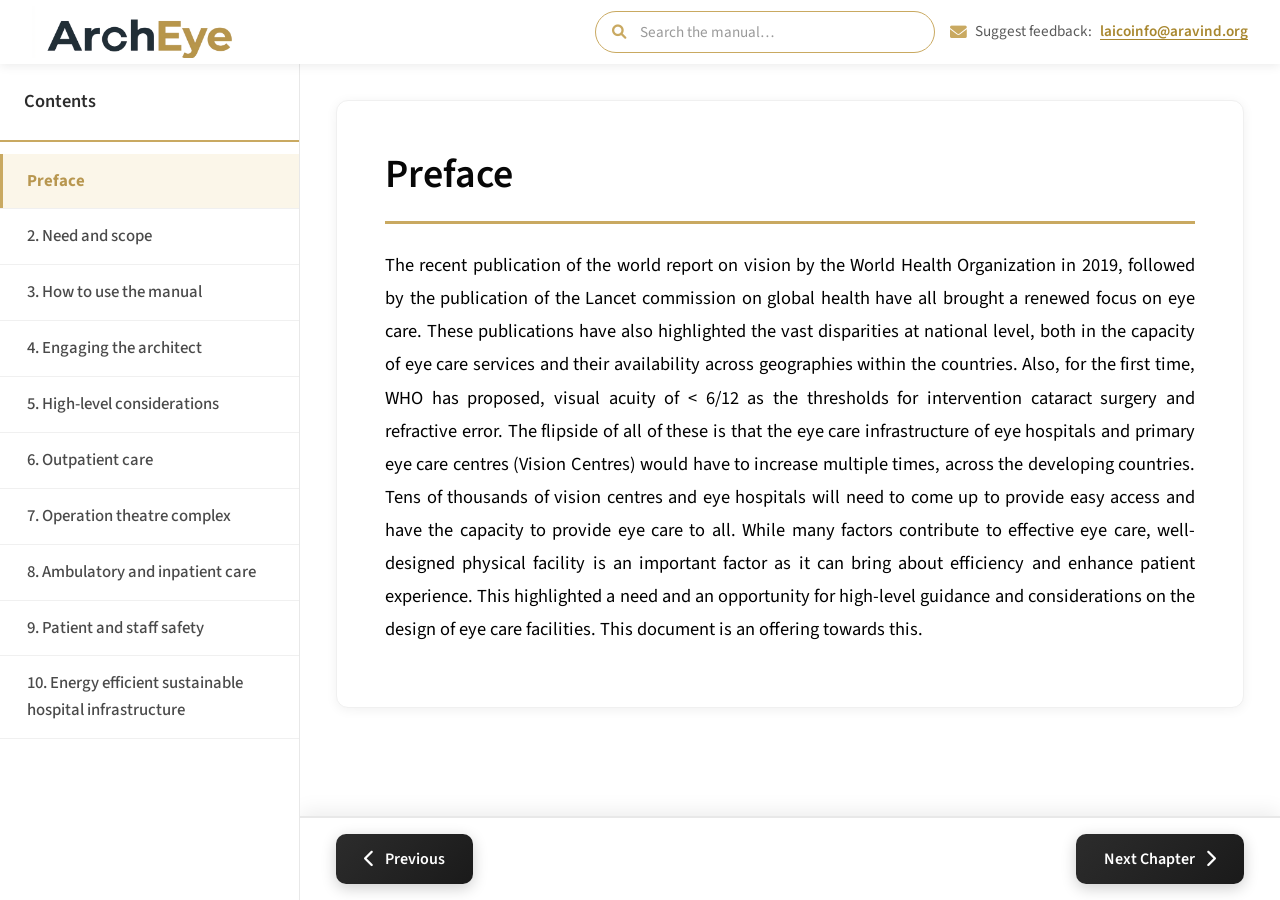
<file: Preface.html>
<!DOCTYPE html>
<html lang="en">
<head>
    <meta charset="UTF-8">
    <meta name="viewport" content="width=device-width, initial-scale=1.0">
    <title>Preface | Eye Care Design</title>
    <link rel="stylesheet" href="style.css">
    <link href="https://cdnjs.cloudflare.com/ajax/libs/font-awesome/6.0.0/css/all.min.css" rel="stylesheet">
</head>
<body class="has-chapter-nav" data-chapter="preface">
    <nav class="navbar">
        <div class="nav-container">
            <div class="nav-logo">
                <h2>Practical Considerations for Designing an Care Facility</h2> 
            </div>
            <div class="menu-toggle" id="menuToggle">
                <span></span>
                <span></span>
                <span></span>
            </div>
        </div>
    </nav>

    <div class="menu-overlay" id="menuOverlay">
        <div class="menu-content">
            <div class="close-btn" id="closeBtn">
                <i class="fas fa-times"></i>
            </div>
            <ul class="menu-items">
                <li><a href="index.html">Home</a></li>
                <li><a href="#contact">Contact Us</a></li>
                <li><a href="#about">About Us</a></li>
                <li><a href="#guidelines">Guidelines</a></li>
                <li><a href="#feedback">Feedback</a></li>
            </ul>
        </div>
    </div>

    <div class="chapter-container">
        <aside class="chapter-sidebar" id="chapterSidebar"></aside>

        <main class="chapter-content">
            <div class="content-wrapper">
                <div class="content-header">
                    <div class="breadcrumb" id="breadcrumbNav">
                        <div class="breadcrumb-item">
                            <a href="index.html" class="breadcrumb-link breadcrumb-primary">
                                <i class="fas fa-home"></i>
                                <span>Home</span>
                            </a>
                        </div>
                        
                        <span class="breadcrumb-dot">•</span>
                        
                        <div class="breadcrumb-item">
                            <span class="breadcrumb-link breadcrumb-primary active">Preface</span>
                        </div>

                    </div>
                </div>

                <article class="main-article">
                    <div class="content-block" id="content-intro">
                        <h1 class="article-title">Preface</h1>
                        
                        <div class="article-content">
                            <p>The recent publication of the world report on vision by the World Health Organization in 2019, followed by the publication of the Lancet commission on global health have all brought a renewed focus on eye care. These publications have also highlighted the vast disparities at national level, both in the capacity of eye care services and their availability across geographies within the countries. Also, for the first time, WHO has proposed, visual acuity of < 6/12 as the thresholds for intervention cataract surgery and refractive error. The flipside of all of these is that the eye care infrastructure of eye hospitals and primary eye care centres (Vision Centres) would have to increase multiple times, across the developing countries. Tens of thousands of vision centres and eye hospitals will need to come up to provide easy access and have the capacity to provide eye care to all. While many factors contribute to effective eye care, well-designed physical facility is an important factor as it can bring about efficiency and enhance patient experience. This highlighted a need and an opportunity for high-level guidance and considerations on the design of eye care facilities. This document is an offering towards this.</p>
                        </div>
                    </div>
                </article>

                <!-- STATIC NAVIGATION BUTTONS AT BOTTOM -->
                <div class="content-navigation-static">
                    <button class="nav-btn prev-btn" id="prevBtn" onclick="window.location.href='index.html'">
                        <i class="fas fa-chevron-left"></i>
                        <span>Previous</span>
                    </button>
                    <button class="nav-btn next-btn" id="nextBtn" onclick="window.location.href='chapter1.html'">
                        <span>Next Chapter</span>
                        <i class="fas fa-chevron-right"></i>
                    </button>
                </div>
            </div>
        </main>
    </div>

    <script src="script.js"></script>
</body>
</html>
</file>
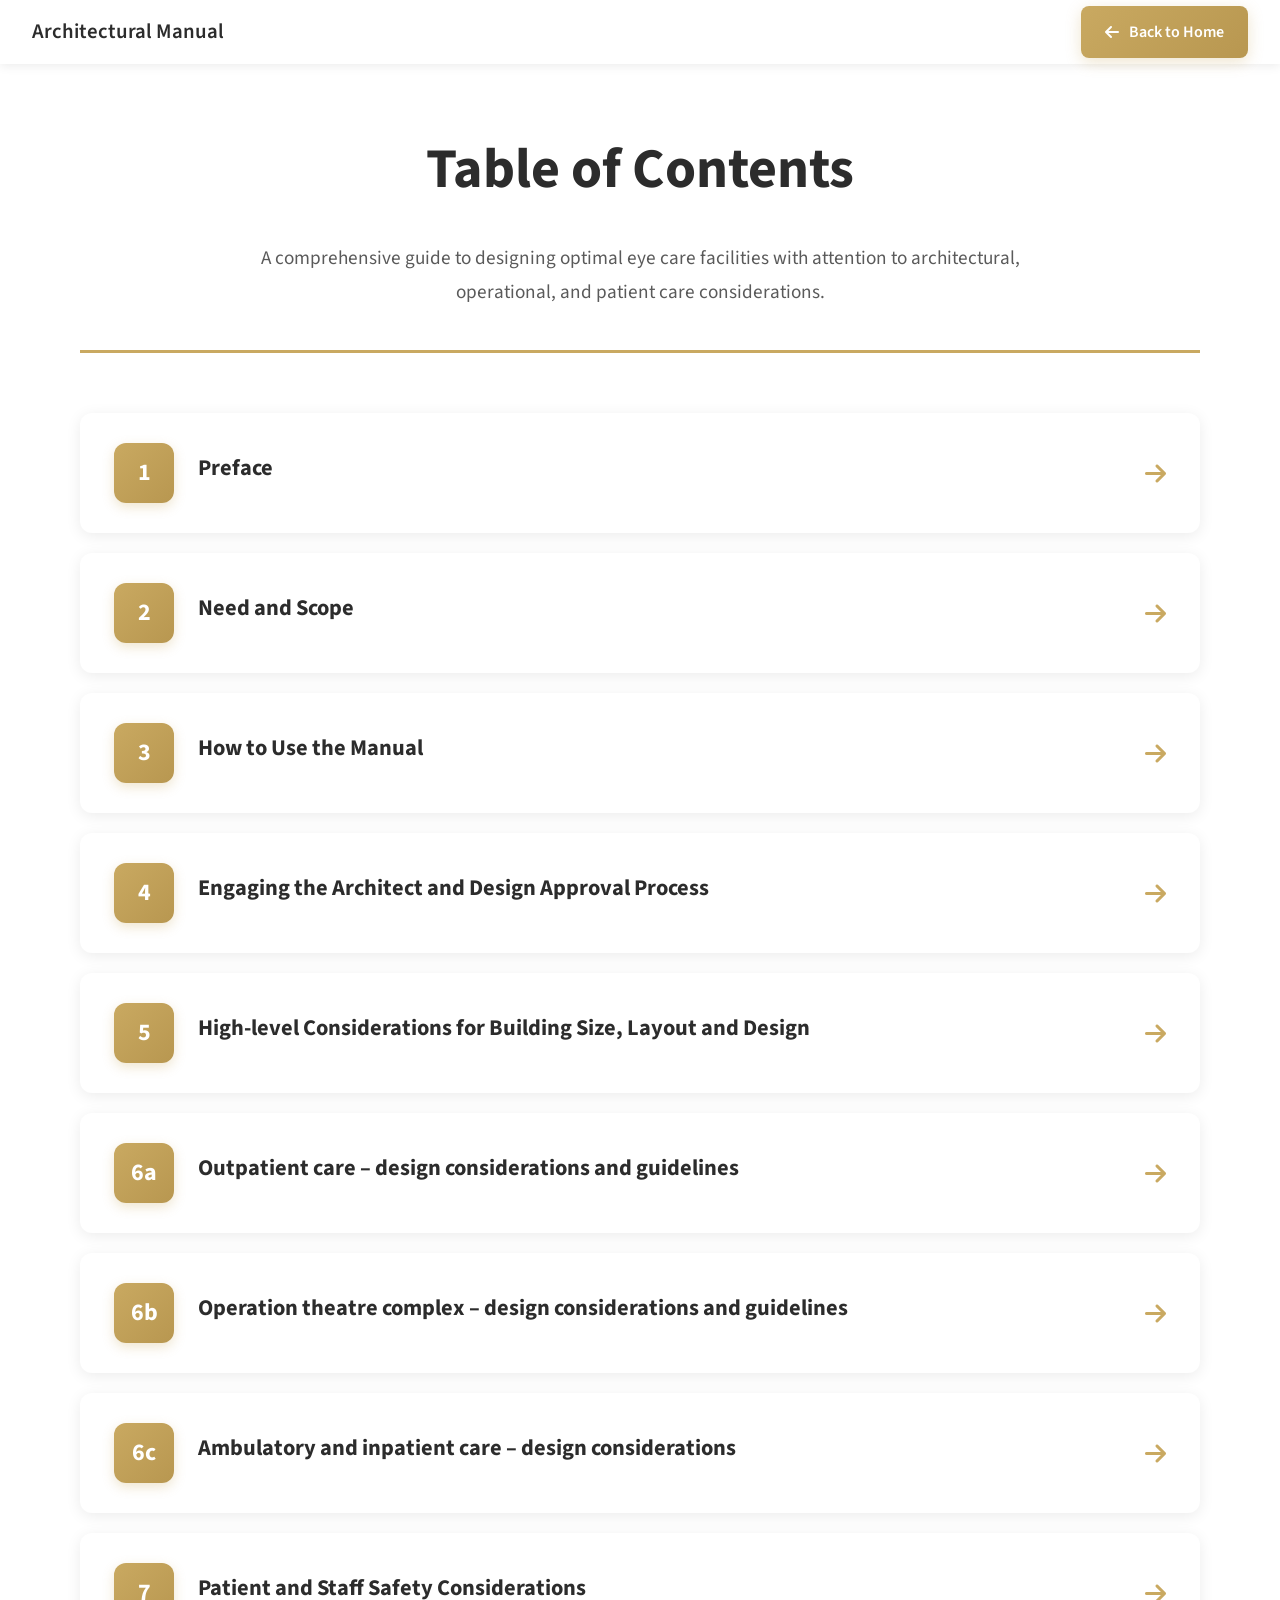
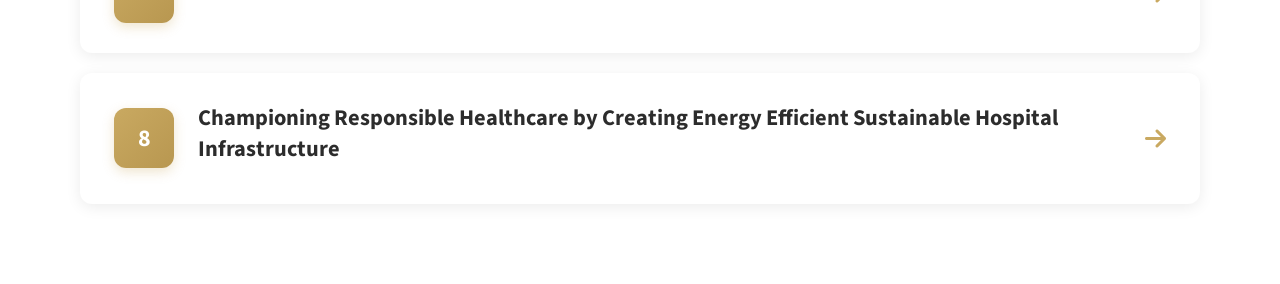
<file: Toc.html>
<!DOCTYPE html>
<html lang="en">
<head>
    <meta charset="UTF-8">
    <meta name="viewport" content="width=device-width, initial-scale=1.0">
    <title>Table of Contents | Eye Care Design</title>
    <link rel="stylesheet" href="style.css">
     <link href="https://cdnjs.cloudflare.com/ajax/libs/font-awesome/6.0.0/css/all.min.css" rel="stylesheet">
   
</head>
<body>
    <nav class="navbar">
        <div class="nav-container">
            <div class="nav-logo">
                <h2>Architectural Manual</h2>
            </div>
            <a href="index.html" class="back-btn">
                <i class="fas fa-arrow-left"></i>
                <span>Back to Home</span>
            </a>
        </div>
        
    </nav>

    <div class="toc-container">
        <div class="toc-header">
            <h1>Table of Contents</h1>
            <p>A comprehensive guide to designing optimal eye care facilities with attention to architectural, operational, and patient care considerations.</p>
        </div>
        

        <div class="toc-list">
            <!-- Item 1 -->
            <div class="toc-item active">
                <a href="Preface.html" class="toc-link">
                    <div class="toc-number">1</div>
                    <div class="toc-content">
                        <div class="toc-title">Preface</div>
                    </div>
                    <i class="fas fa-arrow-right toc-arrow"></i>
                </a>
            </div>

            <!-- Item 2 -->
            
            <div class="toc-item">
                <a href="chapter1.html" class="toc-link">
                    <div class="toc-number">2</div>
                    <div class="toc-content">
                        <div class="toc-title">Need and Scope</div>
                    </div>
                    <i class="fas fa-arrow-right toc-arrow"></i>
                </a>
            </div>

            <!-- Item 3 -->
            <div class="toc-item">
                <a href="chapter2.html" class="toc-link">
                    <div class="toc-number">3</div>
                    <div class="toc-content">
                        <div class="toc-title">How to Use the Manual</div>
                    </div>
                    <i class="fas fa-arrow-right toc-arrow"></i>
                </a>
            </div>

            <!-- Item 4 -->
            <div class="toc-item">
                <a href="chapter3.html" class="toc-link">
                    <div class="toc-number">4</div>
                    <div class="toc-content">
                        <div class="toc-title">Engaging the Architect and Design Approval Process</div>
                    </div>
                    <i class="fas fa-arrow-right toc-arrow"></i>
                </a>
            </div>

            <!-- Item 5 -->
            <div class="toc-item">
                <a href="chapter4.html" class="toc-link">
                    <div class="toc-number">5</div>
                    <div class="toc-content">
                        <div class="toc-title">High-level Considerations for Building Size, Layout and Design</div>
                    </div>
                    <i class="fas fa-arrow-right toc-arrow"></i>
                </a>
            </div>

            <!-- Item 6 -->
            <div class="toc-item">
                <a href="chapter6a.html" class="toc-link">
                    <div class="toc-number">6a</div>
                    <div class="toc-content">
                        <div class="toc-title">Outpatient care – design considerations and guidelines</div>
                    </div>
                    <i class="fas fa-arrow-right toc-arrow"></i>
                </a>
            </div>

            <!-- Item 7 -->
            <div class="toc-item">
                <a href="chapter6b.html" class="toc-link">
                    <div class="toc-number">6b</div>
                    <div class="toc-content">
                        <div class="toc-title">Operation theatre complex – design considerations and guidelines</div>
                    </div>
                    <i class="fas fa-arrow-right toc-arrow"></i>
                </a>
            </div>

            <!-- Item 8 -->
            <div class="toc-item">
                <a href="chapter6c.html" class="toc-link">
                    <div class="toc-number">6c</div>
                    <div class="toc-content">
                        <div class="toc-title">Ambulatory and inpatient care – design considerations</div>
                    </div>
                    <i class="fas fa-arrow-right toc-arrow"></i>
                </a>
            </div>

            <!-- Item 9 -->
            <div class="toc-item">
                <a href="chapter7.html" class="toc-link">
                    <div class="toc-number">7</div>
                    <div class="toc-content">
                        <div class="toc-title">Patient and Staff Safety Considerations</div>
                    </div>
                    <i class="fas fa-arrow-right toc-arrow"></i>
                </a>
            </div>

            <!-- Item 10 -->
            <div class="toc-item">
                <a href="chapter8.html" class="toc-link">
                    <div class="toc-number">8</div>
                    <div class="toc-content">
                        <div class="toc-title">Championing Responsible Healthcare by Creating Energy Efficient Sustainable Hospital Infrastructure</div>
                    </div>
                    <i class="fas fa-arrow-right toc-arrow"></i>
                </a>
            </div>

           
    
            </div>
        </div>
    </div>
</body>
</html>
</file>
<file: style.css>
/* Font Import */
    @import url('https://fonts.googleapis.com/css2?family=Source+Sans+Pro:wght@300;400;600;700&display=swap');

    * {
        margin: 0;
        padding: 0;
        box-sizing: border-box;
    }

    body {
        font-family: 'Source Sans Pro', sans-serif;
        line-height: 1.8;
        color: #000000;
        background-color: #ffffff;
        overflow-x: hidden;
    }

    h1, h2, h3, h4, h5, h6 {
        font-family: 'Source Sans Pro', sans-serif;
    }

    .container {
        max-width: 1400px;
        margin: 0 auto;
        padding: 0 40px;
    }

  
    .navbar {
        position: fixed;
        top: 0;
        width: 100%;
        background: rgba(255, 255, 255, 0.95);
        backdrop-filter: blur(10px);
        z-index: 1000;
        padding: 0;
        height: 64px;
        box-shadow: 0 2px 10px rgba(0, 0, 0, 0.08);
        transition: background 0.3s ease, box-shadow 0.3s ease;
        display: flex;
        align-items: center;
    }

    .nav-container {
        width: 100%;
        max-width: 100%;
        margin: 0;
        padding: 0 28px;
        display: flex;
        justify-content: space-between;
        align-items: center;
        height: 64px;
        gap: 15px;
    }

    .nav-logo {
        flex: 1;
    }

    .nav-logo h2 {
        color: #2c2c2c;
        font-size: 1.3rem;
        font-weight: 600;
        font-family: 'Source Sans Pro', sans-serif;
        margin: 0;
        line-height: 1;
        white-space: nowrap;
    }

    /* Hide hamburger on desktop */
    .menu-toggle {
        display: none;
        flex-direction: column;
        cursor: pointer;
        padding: 10px;
        background: transparent;
        border: none;
        justify-content: center;
        align-items: center;
        min-width: 48px;
        flex-shrink: 0;
    }

    .menu-toggle span {
        width: 28px;
        height: 3px;
        background: #2c2c2c;
        margin: 3px 0;
        transition: all 0.3s ease;
        border-radius: 2px;
        display: block;
    }

    .menu-overlay {
        position: fixed;
        top: 0;
        left: 0;
        width: 100%;
        height: 100vh;
        background: rgba(44, 44, 44, 0.98);
        backdrop-filter: blur(10px);
        z-index: 2000;
        display: flex;
        justify-content: center;
        align-items: center;
        opacity: 0;
        visibility: hidden;
        transition: all 0.3s ease;
    }

    .menu-overlay.active {
        opacity: 1;
        visibility: visible;
    }

    .menu-content {
        text-align: center;
        position: relative;
        padding: 20px;
    }

    .close-btn {
        position: absolute;
        top: -60px;
        right: 10px;
        color: #fff;
        font-size: 2.5rem;
        cursor: pointer;
        transition: all 0.3s;
        width: 50px;
        height: 50px;
        display: flex;
        align-items: center;
        justify-content: center;
    }

    .close-btn:hover {
        color: #c9a961;
        transform: rotate(90deg);
    }

    .menu-items {
        list-style: none;
        padding: 0;
        margin: 0;
    }

    .menu-items li {
        margin: 25px 0;
    }

    .menu-items a {
        color: #fff;
        text-decoration: none;
        font-size: 1.8rem;
        font-weight: 300;
        transition: all 0.3s;
        display: block;
        padding: 12px 25px;
        font-family: 'Source Sans Pro', sans-serif;
    }

    .menu-items a:hover {
        color: #c9a961;
        transform: translateX(10px);
    }

    /* ========== 1199px and below: stacked layout — logo bottom-right of image ========== */
    @media (max-width: 1199px) {
        .hero-logo-container {
            top: auto;
            bottom: 15px;
            right: 15px;
        }

        .hero-text-right {
            order: 2;
            text-align: center;
            padding: 40px 40px 40px 40px;
        }
    }

    /* Mobile Responsive Navbar - Show hamburger ONLY on mobile */
    @media (max-width: 768px) {
        .navbar {
            height: 56px;
            padding: 0;
        }

        .nav-container {
            padding: 0 16px;
            height: 56px;
            gap: 10px;
            margin: 0;
            max-width: 100%;
        }

        .nav-logo h2 {
            font-size: 1.1rem;
        }

        /* Show hamburger on mobile */
        .menu-toggle {
            display: flex;
            padding: 8px;
            min-width: 44px;
        }

        .menu-toggle span {
            width: 25px;
            height: 2.5px;
        }

        .menu-items a {
            font-size: 1.6rem;
            padding: 10px 20px;
        }

        .close-btn {
            font-size: 2.2rem;
            top: -55px;
        }

        .hero {
            padding-top: 60px;
        }

        /* Mobile: HIDE the logo completely */
        .hero-logo-container {
            display: none !important;
        }

        .hero-image-left {
            min-height: 280px;
            overflow: hidden;
        }

        .hero-text-right {
            position: relative;
            padding: 25px 25px 30px 25px;
            justify-content: flex-start;
            text-align: center;
        }
    }

    @media (max-width: 480px) {
        .nav-container {
            padding: 0 12px;
            height: 50px;
        }

        .nav-logo h2 {
            font-size: 1rem;
        }

        .menu-toggle {
            display: flex;
            padding: 6px;
            min-width: 40px;
        }

        .menu-toggle span {
            width: 22px;
            height: 2px;
            margin: 2.5px 0;
        }

        .menu-items a {
            font-size: 1.4rem;
            padding: 8px 15px;
        }

        .menu-items li {
            margin: 20px 0;
        }

        .hero-logo-container {
            display: none !important;
        }

        .hero-text-right {
            padding: 20px 20px 25px 20px;
        }
    }

    /* ========================================
    HERO SECTION
    ======================================== */
    .hero {
        min-height: 100vh;
        background: #ffffff;
        position: relative;
        display: flex;
        align-items: stretch;
        padding-top: 0;
        margin: 0;
        padding-left: 0;
        padding-right: 0;
        overflow: hidden;
    }

    .hero-container {
        max-width: 100%;
        margin: 0;
        padding: 0;
        position: relative;
        z-index: 2;
        width: 100%;
    }

    /* Logo: DESKTOP — top-right corner of text panel. MOBILE — hidden */
    .hero-logo-container {
        display: flex;
        justify-content: flex-end;
        align-self: flex-start;
        margin-left: auto;
        margin-bottom: 12px;
        margin-top: -20px;
        width: 100%;
    }

    .hero-logo {
        width: 180px;
        height: 180px;
        object-fit: contain;
    }

    .hero-content {
        display: grid;
        grid-template-columns: 1fr 1fr;
        gap: 0;
        align-items: stretch;
        min-height: 100vh;
        width: 100%;
        margin: 0;
        padding: 0;
        padding-top: 70px;
    }

    /* Logo lives inside hero-image-left */
    .hero-image-left {
        display: flex;
        justify-content: flex-end;
        align-items: stretch;
        width: 100%;
        height: 100%;
        order: 1;
        margin: 0;
        padding: 0;
        overflow: hidden;
        background: #f5f5f5;
        position: relative;
    }

    .hero-image-left img {
        width: 100%;
        height: 100%;
        max-width: none;
        object-fit: cover;
        object-position: center;
        display: block;
        margin: 0;
        padding: 0;
    }

    .hero-text-right {
        color: #2c2c2c;
        order: 2;
        padding: 40px 60px 40px 60px;
        height: 100%;
        display: flex;
        flex-direction: column;
        justify-content: center;
        padding-top: 40px;
        position: relative;
    }

    .hero-title {
        font-size: clamp(2.2rem, 4.5vw, 3.8rem);
        font-weight: 700;
        line-height: 1.2;
        margin-bottom: 2rem;
        font-family: 'Source Sans Pro', sans-serif;
    }

    .animate-char {
        display: inline-block;
        opacity: 0;
        transform: translateY(20px);
        animation: fadeInRise 0.8s ease-out forwards;
    }

    .hero-title .color-1 { animation-delay: 0.1s; }
    .hero-title .color-2 { animation-delay: 0.2s; }
    .hero-title .color-3 { animation-delay: 0.3s; }
    .hero-title .color-4 { animation-delay: 0.4s; }
    .hero-title .color-5 { animation-delay: 0.5s; }
    .hero-title .color-6 { animation-delay: 0.6s; }
    .hero-title .color-7 { animation-delay: 0.7s; }

    @keyframes fadeInRise {
        to {
            opacity: 1;
            transform: translateY(0);
        }
    }

    .color-1, .color-2, .color-3, .color-4, 
    .color-5, .color-6, .color-7 { 
        color: #c9a961; 
    }

    .hero-description {
        font-size: clamp(1.25rem, 2.5vw, 1.5rem);
        margin-bottom: 1.5rem;
        line-height: 1.8;
        color: #2c2c2c;
        font-family: 'Source Sans Pro', sans-serif;
    }

    .hero-buttons {
        display: flex;
        gap: 1.25rem;
        margin-top: 2.5rem;
        flex-wrap: wrap;
    }

    .btn {
        padding: 18px 38px;
        border: none;
        border-radius: 50px;
        font-size: 1.15rem;
        font-weight: 600;
        cursor: pointer;
        transition: all 0.3s ease;
        display: flex;
        align-items: center;
        gap: 12px;
        text-decoration: none;
        font-family: 'Source Sans Pro', sans-serif;
    }

    .btn-primary {
        background: linear-gradient(135deg, #c9a961 0%, #b89750 100%);
        color: white;
        box-shadow: 0 4px 15px rgba(201, 169, 97, 0.4);
    }

    .btn-primary:hover {
        transform: translateY(-2px);
        box-shadow: 0 6px 20px rgba(201, 169, 97, 0.6);
    }

    .btn-secondary {
        background: transparent;
        color: #c9a961;
        border: 2px solid #c9a961;
    }

    .btn-secondary:hover {
        background: #c9a961;
        color: white;
        transform: translateY(-2px);
    }

    .floating-elements {
        position: absolute;
        top: 0;
        left: 0;
        width: 100%;
        height: 100%;
        pointer-events: none;
        z-index: 1;
    }

    .bubble-item {
        position: absolute;
        background: rgba(201, 169, 97, 0.05);
        border-radius: 50%;
        animation: floatBubble 10s ease-in-out infinite;
        filter: blur(3px);
        opacity: 0.3;
    }

    .item1 { width: 80px; height: 80px; top: 15%; left: 5%; animation-delay: 0s; }
    .item2 { width: 120px; height: 120px; top: 60%; left: 15%; animation-delay: 2s; }
    .item3 { width: 60px; height: 60px; top: 80%; left: 25%; animation-delay: 4s; }
    .item4 { width: 100px; height: 100px; top: 40%; right: 5%; animation-delay: 1s; }
    .item5 { width: 70px; height: 70px; top: 25%; right: 15%; animation-delay: 3s; }
    .item6 { width: 90px; height: 90px; top: 70%; right: 10%; animation-delay: 5s; }

    @keyframes floatBubble {
        0%, 100% { transform: translateY(0) translateX(0) scale(1); }
        25% { transform: translateY(-10px) translateX(10px) scale(1.05); }
        50% { transform: translateY(-20px) translateX(-10px) scale(0.95); }
        75% { transform: translateY(-10px) translateX(10px) scale(1.05); }
    }

    .partners {
        padding: 80px 0;
        background: #fafafa;
    }

    /* ── Partners: two groups side-by-side, logos vertically centred ── */
    .partners-content {
        display: flex;
        flex-direction: row;
        justify-content: center;
        align-items: center;          /* vertically centres both groups */
        gap: 6rem;
        flex-wrap: wrap;
    }

    .partner-group {
        display: flex;
        flex-direction: column;
        align-items: center;
        flex: 0 1 auto;
    }

    .partner-group h3 {
        font-size: 1.2rem;
        margin-bottom: 1.5rem;
        color: #2c2c2c;
        text-align: center;
        font-family: 'Source Sans Pro', sans-serif;
        font-weight: 600;
    }

    .partner-logos {
        display: flex;
        gap: 2rem;
        justify-content: center;
        align-items: center;          /* logos on the same baseline */
        flex-wrap: wrap;
    }

    .logo-wrapper {
        display: flex;
        align-items: center;
        justify-content: center;
    }

    .logo-wrapper img {
        max-width: 150px;
        height: 80px;                 /* fixed height so all logos share the same row */
        object-fit: contain;
        display: block;
    }

    @media (max-width: 768px) {
        .partners-content {
            flex-direction: column;
            gap: 3rem;
        }
        .logo-wrapper img {
            height: 60px;
        }
    }

    /* ========================================
    FOOTER
    ======================================== */
    .footer {
        background: #f5f5f5;
        color: #2c2c2c;
        text-align: center;
        padding: 36px 20px;
        border-top: 1px solid #e0e0e0;
    }

    .footer p {
        font-size: 1.1rem;           /* increased from 1rem */
        margin: 0 0 12px 0;
        font-family: 'Source Sans Pro', sans-serif;
        color: #2c2c2c;
        line-height: 1.7;
        font-weight: 400;
    }

    .footer-links {
        margin-top: 10px;
        display: flex;
        justify-content: center;
        align-items: center;
        gap: 10px;
        flex-wrap: wrap;
    }

    .footer-links a {
        color: #2c2c2c;
        text-decoration: none;
        font-size: 1.05rem;          /* increased from 0.95rem */
        transition: color 0.3s ease;
        font-family: 'Source Sans Pro', sans-serif;
        font-weight: 400;
    }

    .footer-links a:hover {
        color: #c9a961;
        text-decoration: underline;
    }

    .footer-links span {
        color: #aaaaaa;
        font-size: 1rem;
    }

    @media (max-width: 768px) {
        .footer p {
            font-size: 1rem;         /* still larger than before (was 0.9rem) */
        }
        .footer-links a,
        .footer-links span {
            font-size: 0.95rem;      /* still larger than before (was 0.88rem) */
        }
    }

    /* ========================================
    CHAPTER PAGE LAYOUT - CONSISTENT STRUCTURE
    ======================================== */

    .chapter-container {
        display: flex;
        margin-top: 64px;
        min-height: calc(100vh - 64px);
        background-color: #ffffff;
    }

    @media (max-width: 768px) {
        .chapter-container {
            margin-top: 56px;
            min-height: calc(100vh - 56px);
        }
        .content-header { top: 56px; }
    }

    @media (max-width: 480px) {
        .chapter-container {
            margin-top: 50px;
            min-height: calc(100vh - 50px);
        }
        .content-header { top: 50px; }
    }

    /* Sidebar Toggle Button - Desktop only, hidden on mobile */
    .sidebar-toggle-btn {
        position: fixed;
        left: 20px;
        top: 95px;
        background: linear-gradient(135deg, #c9a961 0%, #b89750 100%);
        color: white;
        border: none;
        width: 48px;
        height: 48px;
        border-radius: 50%;
        cursor: pointer;
        z-index: 101;
        box-shadow: 0 4px 15px rgba(201, 169, 97, 0.35);
        display: flex;
        align-items: center;
        justify-content: center;
        font-size: 1.2rem;
        transition: all 0.3s ease;
    }

    .sidebar-toggle-btn:hover {
        background: linear-gradient(135deg, #b89750 0%, #a68640 100%);
        transform: scale(1.08);
        box-shadow: 0 6px 20px rgba(201, 169, 97, 0.45);
    }

    .sidebar-visible .sidebar-toggle-btn {
        display: none;
    }

    /* Hide sidebar toggle button completely on mobile */
    @media (max-width: 768px) {
        .sidebar-toggle-btn {
            display: none !important;
        }
    }

    /* Sidebar Styles */
    .chapter-sidebar {
        width: 350px;
        background: #ffffff;
        border-right: 1px solid #e8e8e8;
        position: fixed;
        left: -350px;
        top: 70px;
        height: calc(100vh - 70px);
        overflow-y: auto;
        z-index: 100;
        transition: left 0.3s ease;
        box-shadow: 2px 0 12px rgba(0, 0, 0, 0.05);
    }

    .chapter-sidebar.sidebar-open {
        left: 0;
    }

    .chapter-sidebar::-webkit-scrollbar {
        width: 8px;
    }

    .chapter-sidebar::-webkit-scrollbar-track {
        background: #f5f5f5;
    }

    .chapter-sidebar::-webkit-scrollbar-thumb {
        background: #c9a961;
        border-radius: 4px;
    }

    .chapter-sidebar::-webkit-scrollbar-thumb:hover {
        background: #b89750;
    }

    /* Main Content Area */
    .chapter-content {
        flex: 1;
        margin-left: 0;
        padding: 40px 30px;
        width: 100%;
        transition: margin-left 0.3s ease, width 0.3s ease;
        background-color: #ffffff;
        display: flex;
        justify-content: center;
    }

    .sidebar-visible .chapter-content {
        margin-left: 350px;
        width: calc(100% - 350px);
    }

    .sidebar-header {
        padding: 24px;
        background: #ffffff;
        border-bottom: 2px solid #c9a961;
        position: relative;
    }

    .sidebar-header h3 {
        font-size: 1.25rem;
        color: #2c2c2c;
        font-weight: 600;
        padding-right: 40px;
        font-family: 'Source Sans Pro', sans-serif;
        line-height: 1.5;
    }

    .sidebar-close-btn {
        position: absolute;
        top: 24px;
        right: 24px;
        color: #2c2c2c;
        font-size: 1.5rem;
        cursor: pointer;
        transition: all 0.3s;
        width: 32px;
        height: 32px;
        display: flex;
        align-items: center;
        justify-content: center;
        border-radius: 50%;
    }

    .sidebar-close-btn:hover {
        color: #c9a961;
        background: #f5f5f5;
        transform: rotate(90deg);
    }

    .sidebar-nav {
        padding: 12px 0;
    }

    .nav-list {
        list-style: none;
        padding: 0;
        margin: 0;
    }

    .nav-item {
        border-bottom: 1px solid #f0f0f0;
    }

    .nav-link {
        display: flex;
        align-items: center;
        padding: 14px 24px;
        color: #4a4a4a;
        text-decoration: none;
        transition: all 0.3s ease;
        cursor: pointer;
        position: relative;
        gap: 14px;
        font-family: 'Source Sans Pro', sans-serif;
        font-size: 1.05rem;
        font-weight: 400;
    }

    .nav-link i.fa-circle {
        font-size: 9px;
        color: #d4d4d4;
        flex-shrink: 0;
        border: 2px solid #d4d4d4;
        border-radius: 50%;
        padding: 2px;
        transition: all 0.3s ease;
    }

    .nav-link span {
        flex: 1;
        line-height: 1.6;
    }

    .nav-link:hover {
        background: #fafafa;
        color: #c9a961;
        padding-left: 28px;
    }

    .nav-link:hover i.fa-circle {
        color: #c9a961;
        border-color: #c9a961;
    }

    .nav-link.read i.fa-circle {
        color: #c9a961;
        background: #c9a961;
        border-color: #c9a961;
    }

    .nav-item.active > .nav-link,
    .nav-link.active {
        background: #fafafa;
        color: #c9a961;
        font-weight: 600;
        border-left: 3px solid #c9a961;
        padding-left: 21px;
    }

    .nav-item.active > .nav-link i.fa-circle,
    .nav-link.active i.fa-circle {
        color: #c9a961;
        background: #c9a961;
        border-color: #c9a961;
    }

    .nav-link.read {
        color: #b89750;
        font-weight: 600;
    }

    .nav-link.read i.fa-circle {
        color: #c9a961;
        background: #c9a961;
        border-color: #c9a961;
    }

    .dropdown-icon {
        margin-left: auto;
        font-size: 13px;
        transition: transform 0.3s ease;
        color: #7a7a7a;
    }

    .nav-link.open .dropdown-icon {
        transform: rotate(180deg);
        color: #c9a961;
    }

    .nav-sublist,
    .nav-sublist-level2 {
        list-style: none;
        padding: 0;
        margin: 0;
        max-height: 0;
        overflow: hidden;
        transition: max-height 0.4s ease;
        background: #fafafa;
    }

    .nav-subitem {
        border-top: 1px solid #f5f5f5;
    }

    .sub-parent-link {
        padding-left: 40px;
        font-size: 1rem;
    }

    .subsection-link {
        padding-left: 56px;
        font-size: 1rem;
        color: #5a5a5a;
    }

    .subsection-link i.fa-circle {
        font-size: 7px;
    }

    .subsection-link:hover {
        background: #f5f5f5;
        color: #c9a961;
        padding-left: 60px;
    }

    .subsection-link.active {
        background: #fafafa;
        color: #c9a961;
        font-weight: 600;
        border-left: 3px solid #c9a961;
        padding-left: 53px;
    }

    .subsection-link.read {
        color: #b89750;
    }

    .subsection-link.read i.fa-circle {
        color: #c9a961;
        background: #c9a961;
        border-color: #c9a961;
    }

    /* ========================================
    CONTENT WRAPPER - CONSISTENT WIDTH & SPACING
    ======================================== */
    .content-wrapper {
        max-width: 1100px;
        width: 100%;
        margin: 0 auto;
        padding-bottom: 100px;
    }

    /* ========================================
    BREADCRUMB - CONSISTENT FONT SIZE & STYLE
    ======================================== */
    .content-header {
        position: sticky;
        top: 64px;
        z-index: 99;
        background: #ffffff;
        padding: 0;
        margin: 0 0 40px 0;
        box-shadow: 0 2px 12px rgba(0, 0, 0, 0.08);
        border-bottom: 2px solid #f0f0f0;
        border-radius: 8px;
        display: flex;
        align-items: center;
    }

    @media (max-width: 768px) {
        .content-header {
            margin: 0 !important;
        }
    }

    /* Breadcrumb takes all remaining space */
    .content-header .breadcrumb {
        flex: 1;
    }

    .breadcrumb {
        display: flex;
        align-items: center;
        gap: 10px;
        font-size: 1rem;
        color: #5a5a5a;
        flex-wrap: wrap;
        padding: 14px 24px;
        background: #ffffff;
        margin: 0;
        font-family: 'Source Sans Pro', sans-serif;
        border-radius: 8px;
        min-height: 56px;
    }

    /* Mobile: compact breadcrumb padding */
    @media (max-width: 768px) {
        .breadcrumb {
            padding: 8px 12px !important;
            gap: 4px !important;
            font-size: 0.9rem !important;
            flex-wrap: nowrap !important;
            overflow: hidden !important;
            border-radius: 0 !important;
        }

        .chapter-logo-container {
            padding: 4px 8px 4px 4px !important;
        }
    }

    @media (max-width: 480px) {
        .breadcrumb {
            padding: 6px 10px !important;
            font-size: 0.85rem !important;
        }

        .chapter-logo-container {
            padding: 3px 6px !important;
        }
    }

    /* ========================================
    CHAPTER PAGE - 50th LOGO (End of breadcrumb line, right corner)
    ======================================== */
    /* Logo OUTSIDE breadcrumb box - positioned right of content-header */
    .chapter-logo-container {
        flex-shrink: 0;
        display: flex;
        align-items: center;
        padding: 8px 16px 8px 8px;
    }

    .chapter-logo {
        width: 80px;
        height: 80px;
        object-fit: contain;
    }

    @media (max-width: 768px) {
        .chapter-logo {
            width: 40px;
            height: 40px;
        }
    }

    @media (max-width: 480px) {
        .chapter-logo {
            width: 34px;
            height: 34px;
        }
    }

    .breadcrumb-item {
        display: flex;
        align-items: center;
    }

    .breadcrumb-link {
        text-decoration: none;
        padding: 8px 16px;
        border-radius: 6px;
        transition: all 0.3s ease;
        font-weight: 500;
        font-size: 1.05rem;
        background: transparent;
        cursor: pointer;
        display: flex;
        align-items: center;
        gap: 8px;
        font-family: 'Source Sans Pro', sans-serif;}

    .breadcrumb-link.breadcrumb-primary {
        color: #c9a961;
        font-weight: 600;
    }

    .breadcrumb-link.breadcrumb-primary:hover {
        background: #fafafa;
        color: #b89750;
        transform: translateY(-1px);
    }

    .breadcrumb-link.breadcrumb-primary.active {
        color: #c9a961;
        background: #faf6f0;
        font-weight: 700;
        cursor: default;
        box-shadow: 0 2px 8px rgba(201, 169, 97, 0.2);
    }

    .breadcrumb-link.breadcrumb-secondary {
        color: #5a5a5a;
        background: #f8f8f8;
        font-weight: 500;
    }

    .breadcrumb-link.breadcrumb-secondary:hover {
        background: #e8e8e8;
        color: #2c2c2c;
        transform: translateY(-1px);
    }

    .breadcrumb-link.breadcrumb-secondary.active {
        color: #ffffff;
        background: #2c2c2c;
        font-weight: 600;
        cursor: default;
        box-shadow: 0 2px 8px rgba(44, 44, 44, 0.3);
    }

    /* Content action buttons (view / download) */
    .content-actions {
        margin: 14px 0 20px 0;
        display: flex;
        gap: 14px;
        align-items: center;
    }

    .btn-view,
    .btn-download {
        display: inline-flex;
        align-items: center;
        gap: 12px;
        padding: 12px 22px;
        border-radius: 8px;
        font-weight: 600;
        text-decoration: none;
        cursor: pointer;
        font-family: 'Source Sans Pro', sans-serif;
        box-shadow: 0 6px 18px rgba(0,0,0,0.12);
        border: none;
    }

    .btn-view {
        background: linear-gradient(135deg, #2c2c2c 0%, #1a1a1a 100%);
        color: #ffffff;
    }

    .btn-download {
        background: linear-gradient(135deg, #2c2c2c 0%, #1a1a1a 100%);
        color: #ffffff;
    }

    .btn-view i,
    .btn-download i {
        font-size: 1.05rem;
    }

    .btn-view:hover,
    .btn-download:hover {
        transform: translateY(-2px);
        box-shadow: 0 10px 30px rgba(0,0,0,0.18);
        background: linear-gradient(135deg, #3a3a3a 0%, #222 100%);
    }

    .breadcrumb i.fa-home {
        font-size: 1.1rem;
        color: #c9a961;
    }

    .breadcrumb-dot {
        color: #c9a961;
        font-size: 1.3rem;
        font-weight: 700;
        margin: 0 6px;
        user-select: none;
    }

    .breadcrumb-separator {
        display: none !important;
    }

    /* ========================================
    ARTICLE CONTENT - CONSISTENT TYPOGRAPHY
    ======================================== */
    .main-article {
        background: #ffffff;
        padding: 48px;
        border-radius: 12px;
        box-shadow: 0 2px 12px rgba(0, 0, 0, 0.06);
        margin-top: 0;
        border: 1px solid #f0f0f0;
    }

    .content-block {
        animation: fadeIn 0.4s ease-in;
    }

    /* Add spacing between different content blocks */
    .content-block + .content-block {
        margin-top: 40px;
    }

    @keyframes fadeIn {
        from {
            opacity: 0;
            transform: translateY(15px);
        }
        to {
            opacity: 1;
            transform: translateY(0);
        }
    }

    /* ========================================
    CONSISTENT HEADING STYLES
    ======================================== */
    .article-title {
        font-size: 2.5rem;
        color: #070707;
        margin-bottom: 25px;
        line-height: 1.3;
        font-weight: 600;
        font-family: 'Source Sans Pro', sans-serif;
        border-bottom: 3px solid #c9a961;
        padding-bottom: 20px;
    }

    /* Subsection titles within the same content - smaller, no border */
    .content-block:not(#content-intro) .article-title {
        font-size: 1.6rem;
        border-bottom: none;
        padding-bottom: 0;
        margin-bottom: 20px;
        margin-top: 0;
        font-weight: 600;
    }

    .main-article h3 {
        font-size: 1.4rem;
        color: #000000;
        margin-top: 30px;
        margin-bottom: 15px;
        font-weight: 600;
        font-family: 'Source Sans Pro', sans-serif;
        border-left: 4px solid #c9a961;
        padding-left: 16px;
        line-height: 1.4;
    }

    .main-article h4 {
        font-size: 1.15rem;
        color: #000000;
        margin-top: 20px;
        margin-bottom: 12px;
        font-weight: 600;
        font-family: 'Source Sans Pro', sans-serif;
        line-height: 1.4;
    }

    /* ========================================
    CONSISTENT PARAGRAPH & TEXT STYLES
    ======================================== */
    .article-intro {
        font-size: 1.15rem;
        color: #4a4a4a;
        line-height: 1.8;
        margin-bottom: 30px;
        padding: 24px;
        background: #fafafa;
        border-left: 5px solid #c9a961;
        border-radius: 6px;
        font-family: 'Source Sans Pro', sans-serif;
    }

    .main-article p {
        font-size: 1.15rem;
        color: #000000;
        line-height: 1.8;
        margin-bottom: 12px;
        font-family: 'Source Sans Pro', sans-serif;
        text-align: justify;
    }

    .main-article p strong 
    {
        color: #000000;
        font-weight: 600;
    }

    /* ========================================
    CONSISTENT LIST STYLES WITH PROPER ALIGNMENT
    ======================================== */
    .main-article ul {
        margin: 15px 0;
        padding-left: 0;
        list-style: none;
    }

    .main-article ul li {
        font-size: 1.15rem;
        color: #000000;
        line-height: 1.8;
        margin-bottom: 12px;
        font-family: 'Source Sans Pro', sans-serif;
        padding-left: 28px;
        position: relative;
        text-align: left;
    }

    .main-article ul li::before {
        content: "•";
        color: #000000;
        font-size: 1.2rem;
        position: absolute;
        left: 10px;
        top: 0em;
        font-weight: 600;
        line-height: 1.8;
    }

    .main-article ul li strong {
        color: #2c2c2c;
        font-weight: 600;
    }

    /* Nested lists */
    .main-article ul ul {
        margin-top: 10px;
        margin-bottom: 10px;
        padding-left: 15px;
    }

    .main-article ul ul li {
        font-size: 1.1rem;
        margin-bottom: 10px;
        padding-left: 25px;
    }

    .main-article ul ul li::before {
        content: "•";
        font-size: 0.85rem;
        left: 8px;
        top: 0em;
        color: #000000;
        font-weight: 400;
    }

    /* Ordered lists */
    .main-article ol {
        margin: 20px 0;
        padding-left: 30px;
        counter-reset: item;
    }

    .main-article ol li {
        font-size: 1.15rem;
        color: #000000;
        line-height: 1.9;
        margin-bottom: 14px;
        font-family: 'Source Sans Pro', sans-serif;
        position: relative;
        text-align: left;
        list-style: none;
    }

    .main-article ol li::before {
        content: counter(item) ".";
        counter-increment: item;
        color: #000000;
        font-weight: 600;
        position: absolute;
        left: -25px;
    }

    /* ========================================
    NAVIGATION BUTTONS - CONSISTENT STYLE
    ======================================== */
    .content-navigation-static {
        position: fixed;
        bottom: 0;
        left: 0;
        right: 0;
        display: flex;
        justify-content: space-between;
        padding: 16px 32px;
        background: rgba(255, 255, 255, 0.98);
        backdrop-filter: blur(10px);
        border-top: 2px solid #e8e8e8;
        box-shadow: 0 -4px 20px rgba(0, 0, 0, 0.08);
        gap: 24px;
        z-index: 98;
    }

    .content-navigation {
        display: flex;
        justify-content: space-between;
        margin-top: 60px;
        padding-top: 40px;
        border-top: 2px solid #e8e8e8;
        gap: 24px;
    }

    .nav-btn {
        display: flex;
        align-items: center;
        gap: 10px;
        padding: 14px 28px;
        background: linear-gradient(135deg, #2c2c2c 0%, #1a1a1a 100%);
        border: none;
        border-radius: 10px;
        color: #fff;
        text-decoration: none;
        font-weight: 600;
        font-size: 1rem;
        font-family: 'Source Sans Pro', sans-serif;
        transition: all 0.3s ease;
        cursor: pointer;
        box-shadow: 0 4px 15px rgba(0, 0, 0, 0.2);
        white-space: nowrap;
    }

    .nav-btn:hover {
        background: linear-gradient(135deg, #c9a961 0%, #b89750 100%);
        transform: translateY(-2px);
        box-shadow: 0 6px 20px rgba(201, 169, 97, 0.4);
    }

    .nav-btn i {
        font-size: 1.1rem;
    }

    .nav-btn:disabled {
        background: #d4d4d4;
        color: #7a7a7a;
        cursor: not-allowed;
        opacity: 0.6;
        box-shadow: none;
        transform: none;
    }

    .prev-btn i {
        order: -1;
    }

    .next-btn {
        margin-left: auto;
    }

    .next-btn i {
        order: 1;
    }

    /* ========================================
    TABLE OF CONTENTS STYLES
    ======================================== */
    .back-btn {
        display: flex;
        align-items: center;
        gap: 10px;
        padding: 12px 24px;
        background: linear-gradient(135deg, #c9a961 0%, #b89750 100%);
        color: white;
        text-decoration: none;
        border-radius: 8px;
        font-weight: 600;
        font-size: 1rem;
        font-family: 'Source Sans Pro', sans-serif;
        transition: all 0.3s ease;
        box-shadow: 0 4px 15px rgba(201, 169, 97, 0.3);
    }

    .back-btn:hover {
        background: linear-gradient(135deg, #b89750 0%, #a68640 100%);
        transform: translateY(-2px);
        box-shadow: 0 6px 20px rgba(201, 169, 97, 0.45);
    }

    .toc-container {
        max-width: 1200px;
        margin: 0 auto;
        padding: 120px 40px 80px;
    }

    .toc-header {
        text-align: center;
        margin-bottom: 60px;
        padding-bottom: 40px;
        border-bottom: 3px solid #c9a961;
        position: relative;
    }

    /* 50th Logo - top right corner of TOC header */
    .toc-corner-logo {
        position: absolute;
        top: 0;
        right: 0;
        width: 140px;
        height: 140px;
        object-fit: contain;
    }

    .toc-logo-container {
        margin-bottom: 30px;
        display: flex;
        justify-content: center;
    }

    .toc-logo {
        max-width: 280px;
        height: auto;
        object-fit: contain;
    }

    .toc-header h1 {
        font-size: 3.5rem;
        color: #2c2c2c;
        margin-bottom: 20px;
        font-weight: 700;
        font-family: 'Source Sans Pro', sans-serif;
    }

    .toc-header p {
        font-size: 1.2rem;
        color: #5a5a5a;
        line-height: 1.8;
        max-width: 800px;
        margin: 0 auto;
        font-family: 'Source Sans Pro', sans-serif;
    }

    .toc-list {
        display: flex;
        flex-direction: column;
        gap: 20px;
    }

    .toc-item {
        background: #ffffff;
        border-radius: 12px;
        overflow: hidden;
        box-shadow: 0 3px 15px rgba(0, 0, 0, 0.08);
        transition: all 0.3s ease;
        border: 2px solid transparent;
    }

    .toc-item:hover {
        transform: translateY(-4px);
        box-shadow: 0 8px 25px rgba(201, 169, 97, 0.25);
        border-color: #c9a961;
    }

    .toc-link {
        display: flex;
        align-items: center;
        gap: 24px;
        padding: 28px 32px;
        text-decoration: none;
        color: #2c2c2c;
        transition: all 0.3s ease;
    }

    .toc-number {
        flex-shrink: 0;
        width: 60px;
        height: 60px;
        background: linear-gradient(135deg, #c9a961 0%, #b89750 100%);
        color: white;
        border-radius: 12px;
        display: flex;
        align-items: center;
        justify-content: center;
        font-size: 1.5rem;
        font-weight: 700;
        font-family: 'Source Sans Pro', sans-serif;
        box-shadow: 0 4px 12px rgba(201, 169, 97, 0.3);
    }

    .toc-content {
        flex: 1;
    }

    .toc-title {
        font-size: 1.4rem;
        font-weight: 700;
        color: #2c2c2c;
        margin-bottom: 8px;
        font-family: 'Source Sans Pro', sans-serif;
        line-height: 1.4;
    }

    .toc-description {
        font-size: 1.05rem;
        color: #5a5a5a;
        line-height: 1.6;
        font-family: 'Source Sans Pro', sans-serif;
    }

    .toc-arrow {
        flex-shrink: 0;
        font-size: 1.5rem;
        color: #c9a961;
        transition: all 0.3s ease;
    }

    .toc-item:hover .toc-arrow {
        transform: translateX(8px);
        color: #b89750;
    }

    .toc-item:hover .toc-number {
        transform: scale(1.1);
        background: linear-gradient(135deg, #b89750 0%, #a68640 100%);
    }

    .toc-item:hover .toc-title {
        color: #c9a961;
    }


    @media (max-width: 1199px) {
        .hero-content {
            grid-template-columns: 1fr;
            gap: 0;
            padding: 70px 0 0 0;
        }
        
        .hero-image-left {
            order: 1;
            min-height: 400px;
        }
        
        .hero-buttons {
            justify-content: center;
        }

        .partners-content {
            grid-template-columns: 1fr;
            gap: 3rem;
        }

        .chapter-sidebar {
            width: 300px;
            left: -300px;
        }

        .chapter-sidebar.sidebar-open {
            left: 0;
        }

        .chapter-content {
            margin-left: 0;
            width: 100%;
            padding: 40px 30px;
        }

        .sidebar-visible .chapter-content {
            margin-left: 300px;
            width: calc(100% - 300px);
        }

        .main-article {
            padding: 40px;
        }

        .article-title {
            font-size: 2.2rem;
        }

        .content-navigation-static {
            padding: 16px 32px;
        }
    }

    @media (max-width: 992px) {
        .sidebar-visible .chapter-content {
            margin-left: 0;
            width: 100%;
        }

        .content-wrapper {
            max-width: 100%;
        }
    }

    /* ========================================
       MOBILE REDESIGN — 768px and below
       Clean, readable, full-width chapter layout
    ======================================== */
    @media (max-width: 768px) {

        /* ── Hero page ── */
        .hero {
            min-height: auto;
            padding: 80px 0 50px 0;
        }
        .hero-container { padding: 0; }
        .hero-content {
            grid-template-columns: 1fr;
            min-height: auto;
            padding: 0;
        }
        .hero-image-left { min-height: 260px; }
        .hero-text-right {
            padding: 28px 24px 36px;
            text-align: center;
        }
        .hero-title {
            font-size: 2rem;
            margin-bottom: 1rem;
        }
        .hero-description { font-size: 1.05rem; }
        .hero-buttons {
            flex-direction: column;
            width: 100%;
            gap: 12px;
        }
        .btn {
            padding: 14px 24px;
            font-size: 1rem;
            width: 100%;
            justify-content: center;
        }

        /* ── Chapter container: full width, no sidebar ── */
        .chapter-container {
            margin-top: 60px;
            min-height: calc(100vh - 60px);
        }

        /* ── Sidebar: completely hidden on mobile ── */
        .chapter-sidebar,
        .sidebar-toggle-btn {
            display: none !important;
        }
        .sidebar-visible .chapter-content {
            margin-left: 0 !important;
            width: 100% !important;
        }

        /* ── Chapter content: full-width, comfortable padding ── */
        .chapter-content {
            padding: 0;
            width: 100%;
            justify-content: stretch;
        }

        /* ── Content wrapper: edge-to-edge on mobile ── */
        .content-wrapper {
            max-width: 100%;
            width: 100%;
            padding: 0 0 100px 0;
            margin: 0;
        }

        /* ── Sticky breadcrumb header: slim, compact ── */
        .content-header {
            top: 60px;
            border-radius: 0;
            margin: 0 0 0 0;
            border-bottom: 1px solid #ebebeb;
            box-shadow: 0 1px 8px rgba(0,0,0,0.07);
        }

        .breadcrumb {
            padding: 10px 16px;
            gap: 8px;
            font-size: 0.88rem;
            flex-wrap: nowrap;
            overflow: hidden;
        }

        .breadcrumb-item {
            min-width: 0;
            flex-shrink: 1;
        }

        .breadcrumb-link {
            padding: 6px 10px;
            font-size: 0.88rem;
            gap: 6px;
            white-space: nowrap;
        }

        /* Truncate long breadcrumb text on mobile */
        .breadcrumb-link span {
            max-width: 140px;
            overflow: hidden;
            text-overflow: ellipsis;
            white-space: nowrap;
            display: inline-block;
        }

        /* ── Logo in breadcrumb: small & tight ── */
        .chapter-logo-container {
            padding: 4px 10px 4px 4px;
            flex-shrink: 0;
        }

        .chapter-logo {
            width: 44px;
            height: 44px;
        }

        /* ── Main article card: no box-shadow, full-width feel ── */
        .main-article {
            padding: 24px 18px 32px;
            border-radius: 0;
            border: none;
            border-top: 1px solid #f0f0f0;
            box-shadow: none;
            margin: 16px 0 0 0;
        }

        /* ── Article title: readable size ── */
        .article-title {
            font-size: 1.6rem;
            margin-bottom: 18px;
            padding-bottom: 14px;
            line-height: 1.35;
        }

        .content-block:not(#content-intro) .article-title {
            font-size: 1.3rem;
        }

        /* ── Headings: well-spaced ── */
        .main-article h3 {
            font-size: 1.15rem;
            margin-top: 24px;
            margin-bottom: 10px;
            padding-left: 12px;
            line-height: 1.45;
        }

        .main-article h4 {
            font-size: 1.05rem;
            margin-top: 18px;
            margin-bottom: 10px;
        }

        /* ── Body text: comfortable reading size ── */
        .article-intro {
            font-size: 1rem;
            padding: 16px 14px;
            line-height: 1.75;
        }

        .main-article p {
            font-size: 1rem;
            line-height: 1.8;
            margin-bottom: 14px;
            text-align: left;
        }

        /* ── Lists: properly indented ── */
        .main-article ul li {
            font-size: 1rem;
            line-height: 1.75;
            margin-bottom: 10px;
            padding-left: 20px;
        }

        .main-article ul li::before {
            font-size: 0.85rem;
            left: 6px;
            top: 0;
        }

        .main-article ul ul li {
            font-size: 0.96rem;
        }

        .main-article ol li {
            font-size: 1rem;
            line-height: 1.75;
            margin-bottom: 10px;
        }

        /* ── Bottom navigation bar: full-width, larger tap targets ── */
        .content-navigation-static {
            padding: 12px 16px;
            gap: 12px;
        }

        .nav-btn {
            padding: 13px 20px;
            font-size: 0.95rem;
            gap: 8px;
            border-radius: 8px;
            flex: 1;
            justify-content: center;
        }

        /* ── Images inside content: full-width ── */
        .main-article img,
        .article-content img {
            max-width: 100% !important;
            height: auto !important;
            border-radius: 6px;
        }

        /* ── Info/highlight boxes ── */
        .main-article [style*="background: #f8f8f8"],
        .main-article [style*="background:#f8f8f8"] {
            padding: 18px 14px !important;
            border-radius: 8px !important;
        }

        /* ── Two-column grids inside content → single column ── */
        .main-article [style*="grid-template-columns: 1fr 1fr"],
        .article-content [style*="grid-template-columns: 1fr 1fr"] {
            display: block !important;
        }

        .main-article [style*="grid-template-columns: 1fr 1fr"] > div,
        .article-content [style*="grid-template-columns: 1fr 1fr"] > div {
            margin-bottom: 20px !important;
        }
    }

    /* ========================================
       MOBILE REDESIGN — 480px and below
       Extra small phones
    ======================================== */
    @media (max-width: 480px) {

        .chapter-container { margin-top: 55px; }

        .content-header { top: 55px; }

        .breadcrumb {
            padding: 8px 12px;
            font-size: 0.83rem;
        }

        .breadcrumb-link {
            padding: 5px 8px;
            font-size: 0.83rem;
        }

        .breadcrumb-link span {
            max-width: 110px;
        }

        .chapter-logo {
            width: 36px;
            height: 36px;
        }

        .main-article {
            padding: 20px 14px 28px;
        }

        .article-title {
            font-size: 1.45rem;
            margin-bottom: 14px;
            padding-bottom: 12px;
        }

        .main-article h3 {
            font-size: 1.08rem;
            padding-left: 10px;
        }

        .main-article h4 { font-size: 1rem; }

        .main-article p,
        .main-article ul li,
        .main-article ol li {
            font-size: 0.97rem;
            line-height: 1.75;
        }

        .content-navigation-static {
            padding: 10px 12px;
            gap: 10px;
        }

        .nav-btn {
            padding: 12px 14px;
            font-size: 0.9rem;
            gap: 6px;
        }
    }

    /* Hide old dropdown elements */
    .breadcrumb-dropdown-wrapper,
    .breadcrumb-chapter-btn,
    .breadcrumb-dropdown-menu,
    .dropdown-menu-item,
    .dropdown-arrow {
        display: none !important;
    }


    /* Resources List Container */
    .resources-list {
        margin-top: 30px;
    }

    /* Simple Resource Item */
    .resource-simple-item {
        background: #ffffff;
        border: 1px solid #e0e0e0;
        padding: 25px;
        margin-bottom: 25px;
        border-radius: 8px;
    }

    .resource-simple-item h3 {
        font-size: 1.3rem;
        color: #2c2c2c;
        margin-bottom: 12px;
        font-weight: 600;
        font-family: 'Source Sans Pro', sans-serif;
        border-left: none;
        padding-left: 0;
        margin-top: 0;
    }

    .resource-simple-item p {
        font-size: 1.05rem;
        color: #5a5a5a;
        margin-bottom: 15px;
        line-height: 1.6;
    }

    /* Simple Buttons Container */
    .resource-simple-buttons {
        display: flex;
        gap: 12px;
        margin-top: 15px;
        flex-wrap: wrap;
    }

    /* Match existing btn-view and btn-download styles */
    .resource-simple-buttons .btn-view,
    .resource-simple-buttons .btn-download {
        display: inline-flex;
        align-items: center;
        gap: 8px;
        padding: 12px 22px;
        border-radius: 8px;
        font-weight: 600;
        font-size: 1rem;
        text-decoration: none;
        cursor: pointer;
        font-family: 'Source Sans Pro', sans-serif;
        transition: all 0.3s ease;
        border: none;
        box-shadow: 0 4px 12px rgba(0, 0, 0, 0.1);
    }

    /* Download All Button */
    .btn-download-all {
        display: inline-flex;
        align-items: center;
        gap: 10px;
        padding: 14px 26px;
        background: linear-gradient(135deg, #c9a961 0%, #b89750 100%);
        color: white;
        border-radius: 8px;
        font-weight: 600;
        font-size: 1.05rem;
        text-decoration: none;
        cursor: pointer;
        font-family: 'Source Sans Pro', sans-serif;
        transition: all 0.3s ease;
        border: none;
        box-shadow: 0 4px 15px rgba(201, 169, 97, 0.3);
    }

    .btn-download-all:hover {
        background: linear-gradient(135deg, #b89750 0%, #a68640 100%);
        transform: translateY(-2px);
        box-shadow: 0 6px 20px rgba(201, 169, 97, 0.4);
    }

    .btn-download-all i {
        font-size: 1.2rem;
    }

    /* Special styling for "Access All Resources" item */
    .resource-all {
        background: #fafafa;
        border: 2px solid #c9a961;
    }

    .resource-all h3 {
        color: #c9a961;
    }

    /* Responsive Design */
    @media (max-width: 768px) {
        .resource-simple-item {
            padding: 20px;
        }

        .resource-simple-item h3 {
            font-size: 1.2rem;
        }

        .resource-simple-item p {
            font-size: 1rem;
        }

        .resource-simple-buttons {
            flex-direction: column;
        }

        .resource-simple-buttons .btn-view,
        .resource-simple-buttons .btn-download {
            width: 100%;
            justify-content: center;
        }

        .btn-download-all {
            width: 100%;
            justify-content: center;
        }
    }

    @media (max-width: 480px) {
        .resource-simple-item {
            padding: 18px;
        }

        .resource-simple-item h3 {
            font-size: 1.1rem;
        }

        .resource-simple-item p {
            font-size: 0.95rem;
        }

        .resource-simple-buttons .btn-view,
        .resource-simple-buttons .btn-download {
            padding: 11px 18px;
            font-size: 0.95rem;
        }

        .btn-download-all {
            padding: 12px 20px;
            font-size: 1rem;
        }
    }

    .modal {
        display: none;
        position: fixed;
        z-index: 10000;
        left: 0;
        top: 0;
        width: 100%;
        height: 100%;
        overflow: auto;
        background-color: rgba(0, 0, 0, 0.85);
        backdrop-filter: blur(5px);
    }

    .modal-content-large {
        background-color: #ffffff;
        margin: 2% auto;
        padding: 0;
        border-radius: 12px;
        width: 90%;
        max-width: 1200px;
        box-shadow: 0 10px 40px rgba(0, 0, 0, 0.3);
        animation: modalSlideIn 0.3s ease-out;
    }

    @keyframes modalSlideIn {
        from {
            transform: translateY(-50px);
            opacity: 0;
        }
        to {
            transform: translateY(0);
            opacity: 1;
        }
    }

    .modal-header {
        padding: 20px 30px;
        background: linear-gradient(135deg, #c9a961 0%, #b89750 100%);
        color: white;
        border-radius: 12px 12px 0 0;
        display: flex;
        justify-content: space-between;
        align-items: center;
    }

    .modal-header h2 {
        margin: 0;
        font-size: 1.5rem;
        font-weight: 600;
        color: white;
    }

    .close-modal {
        color: white;
        font-size: 2rem;
        font-weight: 300;
        cursor: pointer;
        transition: all 0.3s ease;
        line-height: 1;
        padding: 0 10px;
    }

    .close-modal:hover,
    .close-modal:focus {
        color: #2c2c2c;
        transform: rotate(90deg);
    }

    .modal-body-viewer {
        padding: 0;
        min-height: 400px;
    }

    .modal-body-viewer iframe {
        border-radius: 0 0 12px 12px;
    }

    .btn-view {
        background: #2c2c2c;
        color: white;
    }

    .btn-view:hover {
        background: #1a1a1a;
        transform: translateY(-2px);
    }

    .btn-download {
        background: #2c2c2c;
        color: white;
    }

    .btn-download:hover {
        background: #1a1a1a;
        transform: translateY(-2px);
    }

    /* Responsive Modal */
    @media (max-width: 768px) {
        .modal-content-large {
            width: 95%;
            margin: 5% auto;
        }
        
        .modal-header {
            padding: 15px 20px;
        }
        
        .modal-header h2 {
            font-size: 1.2rem;
        }
        
        .modal-body-viewer iframe {
            height: 60vh !important;
        }
    }

    @media (max-width: 480px) {
        .modal-content-large {
            width: 98%;
            margin: 2% auto;
        }
        
        .modal-header {
            padding: 12px 15px;
        }
        
        .modal-header h2 {
            font-size: 1.1rem;
        }
    }
    .resource-buttons {
                display: flex;
                gap: 15px;
                flex-wrap: wrap;
            }
            
            .btn-resource {
                padding: 12px 24px;
                background: #000000;
                color: #ffffff;
                border: none;
                border-radius: 5px;
                cursor: pointer;
                font-size: 0.95em;
                font-weight: 500;
                transition: all 0.3s ease;
                display: inline-flex;
                align-items: center;
                gap: 10px;
                text-decoration: none;
            }
            
            .btn-resource:hover {
                background: #333333;
                transform: translateY(-2px);
                box-shadow: 0 4px 12px rgba(0, 0, 0, 0.3);
            }
            
            .btn-resource:active {
                transform: translateY(0);
            }
            
            .btn-resource i {
                font-size: 1.1em;
            }
    /* ========================================
    IMAGE MODAL - Click to Open/Close Images
    ======================================== */
    .image-modal {
        display: none;
        position: fixed;
        z-index: 9999;
        left: 0;
        top: 0;
        width: 100%;
        height: 100%;
        overflow: auto;
        background-color: rgba(0, 0, 0, 0.95);
        backdrop-filter: blur(5px);
        animation: fadeIn 0.3s ease;
    }

    .image-modal.active {
        display: flex;
        justify-content: center;
        align-items: center;
    }

    @keyframes fadeIn {
        from { opacity: 0; }
        to { opacity: 1; }
    }

    .image-modal-content {
        position: relative;
        margin: auto;
        display: block;
        max-width: 90%;
        max-height: 90vh;
        object-fit: contain;
        animation: zoomIn 0.3s ease;
    }

    @keyframes zoomIn {
        from { transform: scale(0.8); opacity: 0; }
        to { transform: scale(1); opacity: 1; }
    }

    .image-modal-close {
        position: absolute;
        top: 20px;
        right: 35px;
        color: #ffffff;
        font-size: 45px;
        font-weight: 300;
        cursor: pointer;
        transition: all 0.3s ease;
        z-index: 10000;
        width: 50px;
        height: 50px;
        display: flex;
        align-items: center;
        justify-content: center;
        background: rgba(0, 0, 0, 0.5);
        border-radius: 50%;
    }

    .image-modal-close:hover,
    .image-modal-close:focus {
        color: #c9a961;
        transform: rotate(90deg);
    }

    .image-modal-caption {
        position: absolute;
        bottom: 30px;
        left: 50%;
        transform: translateX(-50%);
        color: #ffffff;
        font-size: 1.1rem;
        text-align: center;
        padding: 12px 25px;
        background: rgba(0, 0, 0, 0.7);
        border-radius: 8px;
        max-width: 80%;
    }

    /* Clickable Images Styling */
    img.clickable-image {
        cursor: zoom-in;
        transition: all 0.3s ease;
    }

    img.clickable-image:hover {
        opacity: 0.9;
        transform: scale(1.02);
    }

    /* Responsive Image Modal */
    @media (max-width: 768px) {
        .image-modal-content {
            max-width: 95%;
            max-height: 85vh;
        }
        
        .image-modal-close {
            top: 15px;
            right: 15px;
            font-size: 35px;
            width: 45px;
            height: 45px;
        }
        
        .image-modal-caption {
            font-size: 1rem;
            padding: 10px 20px;
            max-width: 90%;
            bottom: 20px;
        }
    }

    @media (max-width: 480px) {
        .image-modal-content {
            max-width: 98%;
            max-height: 80vh;
        }
        
        .image-modal-close {
            top: 10px;
            right: 10px;
            font-size: 30px;
            width: 40px;
            height: 40px;
        }
        
        .image-modal-caption {
            font-size: 0.9rem;
            padding: 8px 15px;
            max-width: 95%;
            bottom: 15px;
        }
    }

    /* ========================================
    RESPONSIVE LOGO STYLES
    ======================================== */
    @media (max-width: 768px) {
        .toc-logo {
            max-width: 200px;
        }

        .toc-logo-container {
            margin-bottom: 20px;
        }

        .toc-corner-logo {
            position: static;
            display: block;
            width: 85px;
            height: 85px;
            margin: 0 auto 20px auto;
        }
    }

    @media (max-width: 480px) {
        .toc-logo {
            max-width: 160px;
        }

        .toc-logo-container {
            margin-bottom: 15px;
        }

        .toc-corner-logo {
            position: static;
            display: block;
            width: 70px;
            height: 70px;
            margin: 0 auto 16px auto;
        }
    }

    /* ========================================
    FULL RESPONSIVE — All Devices
    Merged from mobile.css
    Desktop (1200px+) | Laptop (1024px) | Tablet (768px) | Mobile (480px) | Small (320px)
    ======================================== */

    /* ── Tablet Landscape (769px – 1023px) ── */
    @media (min-width: 769px) and (max-width: 1023px) {

        .nav-container {
            padding: 0 24px;
            min-height: 58px;
        }

        .nav-logo h2 {
            font-size: 1.25rem;
            color: #c9a961;
        }

        .menu-toggle {
            display: flex;
            padding: 8px;
            min-width: 44px;
            min-height: 44px;
        }

        .menu-items a {
            font-size: 1.7rem;
            padding: 14px 28px;
        }

        .chapter-container {
            margin-top: 60px;
        }

        .content-header {
            border-radius: 8px;
            margin: 0 0 12px 0;
        }

        .breadcrumb {
            padding: 10px 18px;
            font-size: 0.95rem;
        }

        .chapter-logo {
            width: 72px;
            height: 72px;
        }

        .chapter-sidebar {
            width: 240px;
            min-width: 220px;
        }

        .main-article {
            padding: 28px 28px 40px;
        }

        .article-title {
            font-size: 1.85rem;
            border-bottom: 2px solid #c9a961;
        }

        .main-article h3 {
            font-size: 1.25rem;
            margin-top: 26px;
            padding-left: 12px;
            border-left: 3px solid #c9a961;
        }

        .main-article p,
        .article-content p {
            font-size: 1rem;
            line-height: 1.82;
        }

        .main-article ul li,
        .article-content ul li {
            font-size: 1rem;
        }

        .image-grid, .img-grid {
            grid-template-columns: repeat(2, 1fr);
            gap: 14px;
        }

        .toc-corner-logo {
            width: 100px;
            height: 100px;
        }
    }

    /* ── Breadcrumb header: FIXED on mobile (≤ 768px) ── */
    @media (max-width: 768px) {

        .content-header {
            position: fixed !important;
            top: 56px !important; /* mobile navbar = 56px */
            left: 0 !important;
            right: 0 !important;
            z-index: 200 !important;
            border-radius: 0 !important;
            margin: 0 !important;
            width: 100% !important;
            box-shadow: 0 2px 10px rgba(0,0,0,0.10) !important;
            display: flex;
            align-items: center;
            background: #ffffff;
        }

        /* Push content below fixed breadcrumb */
        .content-wrapper {
            padding-top: 58px !important;
        }

        /* Nav logo gold color */
        .nav-logo h2 {
            color: #c9a961;
        }

        /* Breadcrumb cleanup — show only Home + Chapter name */
        .breadcrumb-link.breadcrumb-primary.active {
            background: transparent !important;
            box-shadow: none !important;
            padding: 4px 6px !important;
            font-size: 0.95rem !important;
            font-weight: 700 !important;
            color: #2c1a0a !important;
            cursor: default !important;
        }

        .breadcrumb-link.breadcrumb-primary {
            background: transparent !important;
            box-shadow: none !important;
            padding: 4px 6px !important;
            font-size: 0.95rem !important;
        }

        /* Hide secondary section breadcrumb items — handled by float panel */
        .breadcrumb-item:has(.breadcrumb-secondary) {
            display: none !important;
        }

        .breadcrumb .breadcrumb-secondary,
        .breadcrumb .breadcrumb-item:nth-child(n+4) {
            display: none !important;
        }

        .breadcrumb-dot {
            display: none !important;
        }

        .breadcrumb-dot:first-of-type {
            display: inline !important;
            font-size: 0.9rem !important;
            margin: 0 2px !important;
        }

        .breadcrumb {
            padding: 8px 14px !important;
            gap: 4px !important;
            align-items: center !important;
        }

        .breadcrumb i.fa-home {
            font-size: 0.95rem !important;
        }

        /* Chapter content block */
        .chapter-content {
            display: block;
            overflow: visible;
        }

        /* Images: full-width */
        .main-article img,
        .article-content img {
            max-width: 100% !important;
            height: auto !important;
            border-radius: 6px;
            display: block;
        }

        /* Tables: horizontal scroll */
        .main-article table,
        .article-content table {
            display: block;
            overflow-x: auto;
            -webkit-overflow-scrolling: touch;
            white-space: nowrap;
            font-size: 0.9rem;
            border-radius: 8px;
        }

        /* Resource buttons */
        .resource-buttons {
            display: flex;
            flex-direction: row;
            flex-wrap: wrap;
            gap: 10px;
        }

        .btn-resource {
            flex: 1 1 calc(50% - 5px);
            min-width: 120px;
            padding: 11px 16px;
            font-size: 0.9rem;
            justify-content: center;
            text-align: center;
        }
    }

    /* ── Fixed breadcrumb top offset: 480px ── */
    @media (max-width: 480px) {

        .content-header {
            top: 50px !important;
        }

        .content-wrapper {
            padding-top: 54px !important;
        }

        .breadcrumb {
            padding: 8px 12px !important;
            font-size: 0.9rem;
        }

        .btn-resource {
            flex: 1 1 100%;
        }

        /* Tables */
        .main-article table th,
        .main-article table td,
        .article-content table th,
        .article-content table td {
            padding: 8px 10px;
            font-size: 0.85rem;
        }

        /* Image grid: single column */
        .image-grid, .img-grid {
            grid-template-columns: 1fr;
            gap: 10px;
        }
    }

    /* ── Small Mobile ≤ 320px ── */
    @media (max-width: 320px) {

        .nav-container {
            padding: 0 10px;
            min-height: 46px;
        }

        .nav-logo h2 {
            font-size: 0.9rem;
        }

        .menu-items a {
            font-size: 1.2rem;
            padding: 8px 16px;
        }

        .content-header {
            top: 46px !important;
        }

        .content-wrapper {
            padding-top: 50px !important;
        }

        .main-article {
            padding: 14px 12px 22px;
        }

        .article-title {
            font-size: 1.3rem;
        }

        .main-article p,
        .article-content p,
        .main-article ul li,
        .main-article ol li {
            font-size: 0.92rem;
            line-height: 1.72;
        }

        .chapter-logo {
            width: 32px;
            height: 32px;
        }

        .toc-corner-logo {
            width: 54px;
            height: 54px;
        }

        /* Nav buttons: stack vertically on tiny screens */
        .content-navigation-static {
            flex-direction: column;
            gap: 8px;
            padding: 10px;
        }

        .nav-btn {
            width: 100%;
            justify-content: center;
        }
    }


    /* ========================================
    FLOATING INDEX BUTTON (Mobile Section Panel)
    ======================================== */

    /* Hide on Desktop & Tablet */
    @media (min-width: 769px) {
        .mob-float-btn,
        .mob-float-label,
        .mob-panel-overlay,
        .mob-section-panel {
            display: none !important;
        }
    }

    /* Show on Mobile (≤ 768px) */
    @media (max-width: 768px) {

        .mob-float-btn {
            position: fixed;
            bottom: 80px;
            right: 18px;
            width: 50px;
            height: 50px;
            background: #c9a961;
            border-radius: 50%;
            border: none;
            cursor: pointer;
            z-index: 300;
            display: flex;
            flex-direction: column;
            align-items: center;
            justify-content: center;
            gap: 4px;
            box-shadow: 0 4px 16px rgba(201,169,97,0.55);
            transition: transform 0.2s ease, box-shadow 0.2s ease;
        }

        .mob-float-btn:active { transform: scale(0.93); }

        .mob-float-btn.panel-open {
            background: #3d2b0e;
            transform: rotate(90deg);
        }

        .mob-float-btn span {
            display: block;
            width: 18px;
            height: 2px;
            background: #fff;
            border-radius: 1px;
            transition: all 0.3s ease;
        }

        .mob-float-label {
            position: fixed;
            bottom: 136px;
            right: 14px;
            background: #3d2b0e;
            color: #c9a961;
            font-size: 0.72rem;
            font-weight: 700;
            padding: 4px 10px;
            border-radius: 20px;
            z-index: 300;
            white-space: nowrap;
            pointer-events: none;
            opacity: 1;
            transition: opacity 0.3s;
            font-family: 'Source Sans Pro', sans-serif;
            letter-spacing: 0.03em;
        }

        .mob-float-label.hide { opacity: 0; }

        .mob-panel-overlay {
            position: fixed;
            inset: 0;
            background: rgba(28,14,0,0.55);
            z-index: 290;
            opacity: 0;
            pointer-events: none;
            transition: opacity 0.3s ease;
        }

        .mob-panel-overlay.show {
            opacity: 1;
            pointer-events: all;
        }

        .mob-section-panel {
            position: fixed;
            bottom: 0;
            left: 0;
            right: 0;
            background: #ffffff;
            border-radius: 20px 20px 0 0;
            border-top: 3px solid #c9a961;
            padding: 14px 20px 32px;
            z-index: 295;
            transform: translateY(100%);
            transition: transform 0.35s cubic-bezier(0.32,0.72,0,1);
            box-shadow: 0 -8px 32px rgba(0,0,0,0.18);
            max-height: 70vh;
            overflow-y: auto;
        }

        .mob-section-panel.show { transform: translateY(0); }

        .mob-panel-handle {
            width: 36px;
            height: 4px;
            background: #e0d4b8;
            border-radius: 2px;
            margin: 0 auto 14px;
        }

        .mob-panel-title {
            font-size: 0.82rem;
            font-weight: 700;
            color: #7a6040;
            text-transform: uppercase;
            letter-spacing: 0.06em;
            margin-bottom: 12px;
            padding-bottom: 10px;
            border-bottom: 1px solid #f0e8d8;
            font-family: 'Source Sans Pro', sans-serif;
        }

        .mob-panel-item {
            display: flex;
            align-items: center;
            gap: 14px;
            padding: 12px 0;
            border-bottom: 0.5px solid #f8f4ee;
            cursor: pointer;
            transition: background 0.15s;
        }

        .mob-panel-item:last-child { border-bottom: none; }

        .mob-panel-item:active {
            background: #fdf8f0;
            margin: 0 -20px;
            padding: 12px 20px;
        }

        .mob-panel-dot {
            width: 10px;
            height: 10px;
            border-radius: 50%;
            background: #e0d4b8;
            flex-shrink: 0;
            border: 2px solid #d4c4a0;
            transition: all 0.2s;
        }

        .mob-panel-dot.active {
            background: #c9a961;
            border-color: #c9a961;
            box-shadow: 0 0 0 3px rgba(201,169,97,0.2);
        }

        .mob-panel-name {
            flex: 1;
            font-size: 1rem;
            font-weight: 500;
            color: #4a4a4a;
            font-family: 'Source Sans Pro', sans-serif;
            line-height: 1.3;
        }

        .mob-panel-name.active {
            color: #c9a961;
            font-weight: 700;
        }

        .mob-panel-arrow {
            color: #c9a961;
            font-size: 1.1rem;
            font-weight: 700;
        }
    }

    /* Float button — small mobile tweaks */
    @media (max-width: 480px) {
        .mob-float-btn {
            width: 46px;
            height: 46px;
            bottom: 72px;
            right: 14px;
        }

        .mob-float-label {
            bottom: 124px;
            right: 10px;
            font-size: 0.68rem;
        }

        .mob-section-panel {
            padding: 12px 16px 28px;
            max-height: 65vh;
        }

        .mob-panel-name { font-size: 0.95rem; }
    }

    /* Hide tab bar — float panel handles nav */
    .mobile-section-tabs,
    .mobile-tab-btn {
        display: none !important;
    }
    /* ========================================
    CONSISTENT SIZES — ALL DESKTOP SCREEN WIDTHS
    Ensures navbar, header, breadcrumb, footer and
    nav-buttons look identical from 769px → 4K
    ======================================== */

    /* Large Desktop 1440px+ */
    @media (min-width: 1440px) {
        .nav-container  { padding: 0 40px; }
        .nav-logo h2    { font-size: 1.35rem; }
        .content-wrapper { max-width: 1200px; }
        .chapter-content { padding: 40px 40px; }
        .main-article   { padding: 52px; }
        .breadcrumb     { padding: 14px 28px; font-size: 1rem; }
        .chapter-logo   { width: 88px; height: 88px; }
        .nav-btn        { padding: 14px 30px; font-size: 1rem; }
        .content-navigation-static { padding: 16px 40px; }
    }

    /* Standard Desktop 1200px – 1439px */
    @media (min-width: 1200px) and (max-width: 1439px) {
        .nav-container  { padding: 0 32px; }
        .nav-logo h2    { font-size: 1.3rem; }
        .content-wrapper { max-width: 1080px; }
        .chapter-content { padding: 36px 36px; }
        .main-article   { padding: 48px; }
        .breadcrumb     { padding: 14px 24px; font-size: 1rem; }
        .chapter-logo   { width: 80px; height: 80px; }
        .nav-btn        { padding: 14px 28px; font-size: 1rem; }
        .content-navigation-static { padding: 16px 36px; }
    }

    /* Laptop 1024px – 1199px */
    @media (min-width: 1024px) and (max-width: 1199px) {
        .nav-container  { padding: 0 28px; }
        .nav-logo h2    { font-size: 1.25rem; }
        .content-wrapper { max-width: 960px; }
        .chapter-content { padding: 32px 28px; }
        .main-article   { padding: 44px; }
        .breadcrumb     { padding: 12px 22px; font-size: 0.98rem; }
        .chapter-logo   { width: 76px; height: 76px; }
        .nav-btn        { padding: 13px 26px; font-size: 0.98rem; }
        .content-navigation-static { padding: 14px 28px; }
        .chapter-container { margin-top: 64px; min-height: calc(100vh - 64px); }
        .content-header { top: 64px; }
    }

    /* Tablet Landscape 769px – 1023px (already has block above, just unify key props) */
    @media (min-width: 769px) and (max-width: 1023px) {
        .navbar         { height: 64px; }
        .nav-container  { height: 64px; padding: 0 20px; }
        .chapter-container { margin-top: 64px; min-height: calc(100vh - 64px); }
        .content-header { top: 64px; }
        .content-wrapper { max-width: 100%; padding: 0 0 100px 0; }
        .chapter-content { padding: 28px 20px; }
        .main-article   { padding: 32px 28px; }
        .breadcrumb     { padding: 12px 18px; font-size: 0.95rem; min-height: 52px; }
        .chapter-logo   { width: 64px; height: 64px; }
        .nav-btn        { padding: 13px 22px; font-size: 0.95rem; }
        .content-navigation-static { padding: 14px 20px; }
    }

/* ============================================================
   DESKTOP: ALWAYS-OPEN CHAPTER SIDEBAR  (pages with body.has-chapter-nav)
   Mobile / tablet (<= 992px) is not changed.
   ============================================================ */
@media (min-width: 993px) {

    /* Sidebar pinned open under the navbar */
    body.has-chapter-nav .chapter-sidebar {
        left: 0 !important;
        width: 300px !important;
        top: 64px !important;
        height: calc(100vh - 64px) !important;
        box-shadow: none;
    }

    /* No need for open / close buttons */
    body.has-chapter-nav .sidebar-toggle-btn,
    body.has-chapter-nav .sidebar-close-btn {
        display: none !important;
    }

    /* Content sits to the right of the sidebar */
    body.has-chapter-nav .chapter-content,
    body.has-chapter-nav .sidebar-visible .chapter-content {
        margin-left: 300px !important;
        width: calc(100% - 300px) !important;
    }

    /* Bottom Previous / Next bar must not go under the sidebar */
    body.has-chapter-nav .content-navigation-static {
        left: 300px !important;
    }

    /* No breadcrumb bar on desktop - the sidebar is the navigation */
    body.has-chapter-nav .content-header {
        display: none !important;
    }

    /* Sidebar look: active chapter vs inactive chapters */
    body.has-chapter-nav .sidebar-header h3 {
        font-size: 1.15rem;
    }

    body.has-chapter-nav .chapter-link {
        padding: 14px 24px;
        color: #4a4a4a;
        font-weight: 500;
        border-left: 3px solid transparent;
    }

    body.has-chapter-nav .chapter-link:hover {
        padding-left: 24px;
        background: #fafafa;
        color: #c9a961;
    }

    body.has-chapter-nav .chapter-link.active,
    body.has-chapter-nav .chapter-link.current-chapter {
        background: #fbf6e9;
        color: #b89750;
        font-weight: 700;
        border-left: 3px solid #c9a961;
        padding-left: 24px;
    }

    /* Topics (drop-down list under the active chapter) */
    body.has-chapter-nav .chapter-topics {
        list-style: none;
        margin: 0;
        padding: 4px 0 10px 0;
        background: #ffffff;
    }

    body.has-chapter-nav .topic-link {
        padding: 10px 24px 10px 44px;
        font-size: 0.97rem;
        color: #6a6a6a;
        font-weight: 400;
        border-left: 3px solid transparent;
    }

    body.has-chapter-nav .topic-link:hover {
        padding-left: 48px;
        color: #c9a961;
        background: #fafafa;
    }

    body.has-chapter-nav .topic-link.active {
        padding-left: 44px;
        color: #b89750;
        background: #fdf8ec;
        font-weight: 600;
        border-left: 3px solid #e3cf9c;
    }
}

/* Sub-topics (e.g. 1,2,3 under B) - desktop sidebar */
@media (min-width: 993px) {
    body.has-chapter-nav .chapter-subtopics {
        list-style: none;
        margin: 0;
        padding: 0 0 4px 0;
    }
    body.has-chapter-nav .chapter-subtopics .subsection-link {
        padding: 8px 24px 8px 64px;
        font-size: 0.92rem;
        color: #7a7a7a;
        font-weight: 400;
        border-left: 3px solid transparent;
    }
    body.has-chapter-nav .chapter-subtopics .subsection-link:hover {
        padding-left: 68px;
        color: #c9a961;
        background: #fafafa;
    }
    body.has-chapter-nav .chapter-subtopics .subsection-link.active {
        padding-left: 64px;
        color: #b89750;
        background: #fdf8ec;
        font-weight: 600;
        border-left: 3px solid #e3cf9c;
    }
}


/* Center the reading card on the SCREEN (not just in the space right of the sidebar).
   Shifts left by up to 150px (half the sidebar), only when there is enough free space,
   so it never touches the sidebar. */
@media (min-width: 993px) {
    body.has-chapter-nav .content-wrapper {
        position: relative;
        left: calc(-1 * clamp(0px, (100vw - 1580px) / 2, 150px));
    }
}


/* ============================================================
   SINGLE-PAGE CHAPTERS (body.single-page): all sections on one page
   ============================================================ */
body.single-page .content-block {
    display: block !important;          /* never hidden */
    scroll-margin-top: 90px;            /* clears the fixed navbar */
}

body.single-page .content-block + .content-block {
    margin-top: 40px;
}


/* sidebar topic links are <a> here - keep them looking like the other topics */
body.single-page a.topic-link,
body.single-page a.subsection-link {
    display: block;
    text-decoration: none;
}

/* ============================================================
   HOME PAGE: "EXPLORE THE CHAPTERS" cards (chapters 6, 7, 8)
   ============================================================ */
.chapter-explorer {
    width: 100%;
    max-width: 840px;
    margin-top: 2.2rem;
}

.explore-header {
    display: flex;
    align-items: center;
    gap: 16px;
    margin-bottom: 14px;
}

.explore-line-short { width: 44px; height: 2px; background: #c9a961; flex-shrink: 0; }
.explore-line-long  { flex: 1; height: 1px; background: #ece6d6; }

.explore-title {
    font-size: 0.8rem;
    font-weight: 600;
    letter-spacing: 0.18em;
    text-transform: uppercase;
    color: #b89750;
    white-space: nowrap;
}

.explore-counter {
    color: #c9a961;
    font-size: 1rem;
    letter-spacing: 0.05em;
    white-space: nowrap;
}

.explore-nav { display: flex; gap: 2px; }
.explore-nav button {
    background: none;
    border: 0;
    color: #c9a961;
    cursor: pointer;
    font-size: 0.95rem;
    padding: 4px 8px;
    transition: color 0.2s ease;
}
.explore-nav button:hover { color: #8a6d1f; }

.explore-cards {
    display: grid;
    grid-template-columns: repeat(3, 1fr);
}

.explore-card {
    position: relative;
    display: flex;
    flex-direction: column;
    min-height: 235px;
    padding: 22px 22px 24px;
    color: #2c2c2c;
    text-decoration: none;
    background: transparent;
    transition: background 0.3s ease, border-radius 0.3s ease;
}

.explore-card + .explore-card { border-left: 1px solid #ece6d6; }

.explore-card::before {              /* gold bar on the active card */
    content: "";
    position: absolute;
    left: 0; top: 0; bottom: 0;
    width: 5px;
    background: #c9a961;
    opacity: 0;
    transition: opacity 0.3s ease;
}

.explore-card.active {
    background: #f8f3e6;
    border-radius: 0 0 30px 0;
}
.explore-card.active::before { opacity: 1; }

.explore-top {
    display: flex;
    align-items: center;
    gap: 18px;
    margin-bottom: 22px;
}

.explore-num {
    font-size: 2.1rem;
    font-weight: 300;
    line-height: 1;
    color: #c9a961;
}

.explore-icon { width: 36px; height: 36px; color: #c9a961; }

.explore-name {
    font-size: 1.05rem;
    font-weight: 700;
    line-height: 1.3;
    margin-bottom: 8px;
}

.explore-desc {
    font-size: 0.95rem;
    line-height: 1.6;
    color: #666;
    margin: 0;
}

.explore-go {
    margin-top: auto;
    padding-top: 16px;
}
.explore-go i {
    display: inline-flex;
    align-items: center;
    justify-content: center;
    width: 34px;
    height: 34px;
    border: 1.5px solid #c9a961;
    border-radius: 50%;
    color: #c9a961;
    font-size: 0.8rem;
    transition: background 0.3s ease, color 0.3s ease;
}
.explore-card.active .explore-go i { background: #c9a961; color: #fff; }

/* Medium screens: cards stack (3 columns would be too narrow) */
@media (max-width: 1399px) {
    .explore-cards { grid-template-columns: 1fr; }
    .explore-card { min-height: 0; }
    .explore-card + .explore-card { border-left: 0; border-top: 1px solid #ece6d6; }
    .explore-top { margin-bottom: 12px; }
}

@media (max-width: 768px) {
    .chapter-explorer { margin-top: 1.5rem; }
    .explore-title { letter-spacing: 0.12em; font-size: 0.72rem; }
    .explore-line-long { display: none; }
    .explore-header { justify-content: space-between; }
    .explore-line-short { display: none; }
}


/* ============================================================
   SITE SEARCH (home page)
   ============================================================ */
.site-search {
    position: relative;
    width: 100%;
    max-width: 840px;
    margin-top: 1.6rem;
    z-index: 30;                 /* results float above the buttons / cards below */
}

.search-box {
    position: relative;
    display: flex;
    align-items: center;
}

.search-icon {
    position: absolute;
    left: 22px;
    color: #c9a961;
    font-size: 1rem;
    pointer-events: none;
}

.search-box input {
    width: 100%;
    height: 54px;
    padding: 0 52px 0 54px;
    font-family: inherit;
    font-size: 1rem;
    color: #2c2c2c;
    background: #ffffff;
    border: 1.5px solid #c9a961;
    border-radius: 50px;
    outline: none;
    transition: box-shadow 0.25s ease, border-color 0.25s ease;
}

.search-box input::placeholder { color: #9a9a9a; }

.search-box input:focus {
    border-color: #b89750;
    box-shadow: 0 0 0 4px rgba(201, 169, 97, 0.18);
}

.search-clear {
    position: absolute;
    right: 14px;
    width: 30px;
    height: 30px;
    border: 0;
    border-radius: 50%;
    background: transparent;
    color: #9a9a9a;
    font-size: 1.5rem;
    line-height: 1;
    cursor: pointer;
}
.search-clear:hover { background: #f3ede0; color: #8a6d1f; }

.search-results {
    position: absolute;
    top: calc(100% + 10px);
    left: 0;
    right: 0;
    max-height: min(60vh, 520px);
    overflow-y: auto;
    background: #ffffff;
    border: 1px solid #ece6d6;
    border-radius: 16px;
    box-shadow: 0 18px 40px rgba(0, 0, 0, 0.14);
    padding: 8px;
}
.search-results[hidden] { display: none; }

.sr-note,
.sr-more,
.sr-empty {
    padding: 10px 14px;
    font-size: 0.9rem;
    color: #6a6a6a;
}
.sr-empty { padding: 22px 14px; text-align: center; line-height: 1.7; }
.sr-note b { color: #8a6d1f; }

.sr-nofix {
    margin-left: 6px;
    padding: 0;
    border: 0;
    background: none;
    color: #b89750;
    font: inherit;
    text-decoration: underline;
    cursor: pointer;
}

.sr-item {
    display: block;
    padding: 12px 14px;
    border-radius: 10px;
    text-decoration: none;
    color: #2c2c2c;
    border-left: 4px solid transparent;
}
.sr-item + .sr-item { margin-top: 2px; }
.sr-item:hover,
.sr-item.active {
    background: #f8f3e6;
    border-left-color: #c9a961;
}

.sr-chapter {
    display: block;
    font-size: 0.72rem;
    font-weight: 700;
    letter-spacing: 0.1em;
    text-transform: uppercase;
    color: #b89750;
    margin-bottom: 2px;
}
.sr-title {
    display: block;
    font-weight: 700;
    font-size: 1.02rem;
    margin-bottom: 3px;
}
.sr-snippet {
    display: block;
    font-size: 0.9rem;
    line-height: 1.5;
    color: #666;
}
.sr-snippet mark,
mark.search-hit {
    background: #f6e7b4;
    color: inherit;
    padding: 0 2px;
    border-radius: 3px;
}

@media (max-width: 992px) {
    .site-search { margin-left: auto; margin-right: auto; }
}
@media (max-width: 768px) {
    .search-box input { height: 50px; font-size: 0.95rem; }
}


/* ============================================================
   SEARCH IN THE TOP BAR (all chapter pages) + file / video results
   ============================================================ */
.nav-search {
    position: relative;
    margin-left: auto;
    display: flex;
    align-items: center;
}

.nav-search .search-box input {
    width: 340px;
    height: 42px;
    padding: 0 40px 0 44px;
    font-size: 0.95rem;
    border-radius: 40px;
}
.nav-search .search-icon { left: 17px; font-size: 0.9rem; }
.nav-search .search-clear { right: 8px; }

.nav-search .search-results {
    left: auto;
    right: 0;
    width: min(640px, 92vw);
    top: calc(100% + 12px);
}

.nav-search-toggle { display: none; }

.sr-kind {
    display: inline-block;
    margin-right: 8px;
    padding: 1px 7px;
    font-size: 0.66rem;
    font-weight: 700;
    letter-spacing: 0.06em;
    text-transform: uppercase;
    color: #8a6d1f;
    background: #f3e7c3;
    border-radius: 4px;
    vertical-align: 2px;
}

/* flash around the video / checklist that was searched */
.search-pulse {
    outline: 3px solid #c9a961;
    outline-offset: 8px;
    border-radius: 8px;
    animation: searchPulse 1.2s ease-in-out 4;
}
@keyframes searchPulse {
    0%, 100% { box-shadow: 0 0 0 0 rgba(201, 169, 97, 0); }
    50%      { box-shadow: 0 0 0 14px rgba(201, 169, 97, 0.28); }
}

@media (max-width: 992px) {
    .nav-search .search-box input { width: min(300px, 42vw); }
}

/* phones: only a search icon in the top bar; tapping it opens a full-width search bar */
@media (max-width: 700px) {
    .nav-search-toggle {
        display: flex;
        align-items: center;
        justify-content: center;
        width: 40px;
        height: 40px;
        border: 0;
        background: transparent;
        color: #b89750;
        font-size: 1.1rem;
        cursor: pointer;
    }
    .nav-search .search-box { display: none; }
    .nav-search.open .search-box {
        display: flex;
        position: fixed;
        top: 0; left: 0; right: 0;
        height: 56px;
        padding: 0 12px;
        background: #ffffff;
        box-shadow: 0 2px 10px rgba(0, 0, 0, 0.12);
        z-index: 1300;
    }
    .nav-search.open .search-box input { width: 100%; height: 40px; }
    .nav-search.open .search-icon { left: 30px; }
    .nav-search .search-results {
        position: fixed;
        top: 62px;
        left: 8px;
        right: 8px;
        width: auto;
        z-index: 1300;
    }
}


/* ============================================================
   REFERENCES: citation text that opens its PDF
   ============================================================ */
a.ref-link {
    color: #8a6d1f;
    text-decoration: underline;
    text-decoration-color: rgba(201, 169, 97, 0.6);
    text-underline-offset: 3px;
    transition: color 0.2s ease, text-decoration-color 0.2s ease;
}
a.ref-link:hover {
    color: #5e4810;
    text-decoration-color: #c9a961;
}
.ref-pdf-icon {
    margin-left: 4px;
    font-size: 0.85em;
    color: #c9a961;
}

/* ============================================================
   BRAND LOGO (top bar, all pages)
   The logo image has a lot of white space around it, so it is cropped here with CSS:
   image 1408 x 768 px, logo part = 1213 x 324 px starting at (98, 232)
   ============================================================ */
.nav-logo {
    display: flex;
    align-items: center;
}

.brand-logo {
    --h: var(--logo-h, 48px);                    /* logo height in the top bar (set in script.js) */
    display: block;
    position: relative;
    overflow: hidden;
    height: var(--h);
    width: calc(var(--h) * 1213 / 324);
    text-decoration: none;
    flex-shrink: 0;
    transition: opacity 0.2s ease;
}
.brand-logo:hover { opacity: 0.85; }

.brand-logo img {
    position: absolute;
    left: 0;
    top: 0;
    max-width: none;
    width: calc(100% * 1408 / 1213);
    height: auto;
    transform: translate(calc(-100% * 98 / 1408), calc(-100% * 232 / 768));
}

/* only the big "ArchEye" word (no tagline line) */
.brand-logo.brand-wordmark {
    --h: calc(var(--logo-h, 48px) * 0.78);
    width: calc(var(--h) * 1213 / 272);
}

/* any other logo file (e.g. logo.jpg): shown as it is, at the top-bar height */
.brand-logo.brand-plain {
    width: auto;
    overflow: visible;
}
.brand-logo.brand-plain img {
    position: static;
    display: block;
    width: auto;
    height: 100%;
    max-width: none;
    transform: none;
}

/* if the logo file is not found, the name is shown as text */
.brand-logo.no-img {
    width: auto;
    height: auto;
    overflow: visible;
    font-size: 1.5rem;
    font-weight: 700;
    color: #1f2d38;
}

@media (max-width: 768px) {
    .brand-logo { --h: calc(var(--logo-h, 48px) * 0.8); }
    .brand-logo.brand-wordmark { --h: calc(var(--logo-h, 48px) * 0.62); }
}

/* ============================================================
   TOP BAR HEADING on the chapter pages (click = home page)
   ============================================================ */
.nav-logo { min-width: 0; }

.nav-logo .brand-title {
    display: block;
    min-width: 0;
    text-decoration: none;
    color: inherit;
    transition: opacity 0.2s ease;
}
.nav-logo .brand-title:hover { opacity: 0.8; }

.nav-logo .brand-title h2 {
    margin: 0;
    white-space: nowrap;
    overflow: hidden;
    text-overflow: ellipsis;     /* long heading is cut with ... on narrow screens */
}

@media (max-width: 768px) {
    .nav-logo .brand-title h2 { font-size: 1rem; }
}


/* =====================  FEEDBACK POPUP  ===================== */
.fb-fab {
    position: fixed; right: 22px; bottom: 22px; z-index: 900;
    display: flex; align-items: center; gap: 8px;
    padding: 12px 18px; border: none; border-radius: 50px;
    background: #c9a961; color: #fff; cursor: pointer;
    font-family: 'Source Sans Pro', sans-serif; font-size: 1rem; font-weight: 600;
    box-shadow: 0 6px 18px rgba(0,0,0,0.22);
    transition: transform .2s ease, box-shadow .2s ease;
}
.fb-fab:hover { transform: translateY(-2px); box-shadow: 0 10px 24px rgba(0,0,0,0.28); }
.fb-fab i { font-size: 1.1rem; }

.fb-modal {
    position: fixed; inset: 0; z-index: 10000;
    display: none; align-items: center; justify-content: center;
    background: rgba(0,0,0,0.6); padding: 16px;
}
.fb-modal.open { display: flex; }
.fb-box {
    position: relative; width: 100%; max-width: 480px; max-height: 92vh; overflow-y: auto;
    background: #fff; border-radius: 14px; padding: 28px 26px 24px;
    box-shadow: 0 20px 50px rgba(0,0,0,0.35);
    font-family: 'Source Sans Pro', sans-serif; animation: fbPop .25s ease;
}
@keyframes fbPop { from { opacity: 0; transform: translateY(14px) scale(.97); } to { opacity: 1; transform: none; } }
.fb-close {
    position: absolute; top: 10px; right: 14px; border: none; background: none;
    font-size: 30px; line-height: 1; color: #888; cursor: pointer;
}
.fb-close:hover { color: #c9a961; }
.fb-box h3 { margin: 0 0 6px; font-size: 1.5rem; color: #2c2c2c; }
.fb-sub { margin: 0 0 16px; color: #6b6b6b; font-size: .95rem; }
.fb-box label { display: block; margin: 12px 0 5px; font-weight: 600; color: #333; font-size: .95rem; }
.fb-box label span { font-weight: 400; color: #999; }
.fb-box label b { color: #d33; }
.fb-box input[type="text"], .fb-box textarea {
    width: 100%; box-sizing: border-box; padding: 11px 12px;
    border: 1px solid #d6d6d6; border-radius: 8px; font: inherit; font-size: 1rem; color: #222;
    background: #fafafa; resize: vertical;
}
.fb-box input[type="text"]:focus, .fb-box textarea:focus {
    outline: none; border-color: #c9a961; background: #fff; box-shadow: 0 0 0 3px rgba(201,169,97,.2);
}
.fb-send {
    margin-top: 16px; width: 100%; padding: 12px; border: none; border-radius: 8px;
    background: #c9a961; color: #fff; font: inherit; font-size: 1.05rem; font-weight: 600; cursor: pointer;
    transition: background .2s;
}
.fb-send:hover { background: #b39348; }
.fb-send:disabled { opacity: .7; cursor: not-allowed; }
.fb-error { margin-top: 10px; padding: 9px 12px; border-radius: 6px; background: #fdecea; color: #b3261e; font-size: .92rem; }
.fb-thanks { text-align: center; padding: 14px 0 4px; }
.fb-thanks i { font-size: 52px; color: #2e9e5b; margin-bottom: 8px; }
.fb-thanks p { color: #666; margin: 0; }
.fb-footer-link { display: inline-block; margin-left: 18px; color: #c9a961; text-decoration: underline; cursor: pointer; }

@media (max-width: 600px) {
    .fb-fab { right: 14px; bottom: 14px; padding: 12px 14px; }
    .fb-fab span { display: none; }   /* icon only on phones */
    .fb-box { padding: 24px 18px 20px; }
}

.fb-nav-btn {
    margin-left: auto; display: flex; align-items: center; gap: 7px;
    padding: 8px 16px; border: 1.5px solid #c9a961; border-radius: 50px;
    background: transparent; color: #a8872f; cursor: pointer;
    font-family: 'Source Sans Pro', sans-serif; font-size: .95rem; font-weight: 600;
    transition: background .2s, color .2s;
}
.fb-nav-btn:hover { background: #c9a961; color: #fff; }
@media (max-width: 600px) { .fb-nav-btn { padding: 8px 11px; } .fb-nav-btn span { display: none; } }

/* ============================================================
   TOP BAR: "Suggest feedback: laicoinfo@aravind.org" (mailto link)
   ============================================================ */
.fb-nav-mail {
    margin-left: auto;
    display: flex; align-items: center; gap: 8px;
    white-space: nowrap; text-decoration: none;
    font-family: 'Source Sans Pro', sans-serif; font-size: .95rem;
    color: #5a5a5a;
}
.fb-nav-mail i { color: #c9a961; font-size: 1.05rem; }
.fb-nav-mail .fb-mail-id { color: #a8872f; font-weight: 600; text-decoration: underline; text-underline-offset: 3px; }
.fb-nav-mail:hover .fb-mail-id { color: #c9a961; }

/* medium screens: only the email id */
@media (max-width: 1100px) { .fb-nav-mail .fb-mail-label { display: none; } }
/* phones: only the envelope icon (tap = opens mail) */
@media (max-width: 700px) {
    .fb-nav-mail .fb-mail-id { display: none; }
    .fb-nav-mail { width: 40px; height: 40px; justify-content: center; border: 1.5px solid #c9a961; border-radius: 50%; }
}


/* ============================================================
   FOOTER LOGO (Aravind Eye Care System)
   ============================================================ */
.footer-logo { display: inline-block; text-decoration: none; }
.footer-logo img { display: block; height: 56px; width: auto; max-width: 80vw; margin: 0 auto; }
.footer-logo:hover { opacity: .85; }
.footer-logo.no-img { color: #2c2c2c; font-size: 1.1rem; }
@media (max-width: 768px) { .footer-logo img { height: 46px; } }


/* ============================================================
   PARTNERS + FOOTER : tighter spacing, bigger footer logo, copyright line
   (this block is last on purpose, so it overrides the older rules)
   ============================================================ */
.partners { padding: 44px 0 40px; }
.partners-content { gap: 2.5rem 4.5rem; }
.partner-group h3 { margin: 0 0 1rem; font-size: 1.15rem; }
.partner-logos { gap: 1.5rem; }
.logo-wrapper img { height: 72px; max-width: 150px; }

.footer { padding: 26px 20px 20px; }
.footer .container { padding: 0; }
.footer-logo { display: block; width: fit-content; margin: 0 auto; }
.footer-logo img { width: min(280px, 70vw); height: auto; max-width: none; margin: 0 auto; }
.footer .footer-copy {
    margin: 8px 0 0;
    font-size: 0.8rem;
    line-height: 1.4;
    color: #777;
    letter-spacing: .2px;
}

@media (max-width: 768px) {
    .partners { padding: 30px 0 26px; }
    .partners-content { flex-direction: column; gap: 1.6rem; }
    .partner-group h3 { margin-bottom: .7rem; font-size: 1.05rem; }
    .partner-logos { gap: 1rem; }
    .logo-wrapper img { height: 52px; max-width: 120px; }

    .footer { padding: 20px 16px 16px; }
    .footer-logo img { width: min(230px, 62vw); }
    .footer .footer-copy { font-size: 0.74rem; margin-top: 6px; }
}


/* ============================================================
   MOBILE MENU  -  OPTION 1 (drawer)  /  OPTION 2 (no hamburger)
   switched by MOBILE_MENU in script.js  (html[data-mobile-menu])
   ============================================================ */

/* ---- OPTION 2: no hamburger, no overlay ---- */
html[data-mobile-menu="none"] .menu-toggle,
html[data-mobile-menu="none"] .menu-overlay { display: none !important; }

/* ---- OPTION 1: right-side drawer ---- */
html[data-mobile-menu="drawer"] .menu-overlay {
    justify-content: flex-end;
    align-items: stretch;
    background: rgba(0, 0, 0, 0.45);
    backdrop-filter: none;
}
html[data-mobile-menu="drawer"] .menu-content {
    width: min(86vw, 340px);
    height: 100%;
    box-sizing: border-box;
    background: #fff;
    text-align: left;
    padding: 20px 0 16px;
    overflow-y: auto;
    display: flex; flex-direction: column;
    transform: translateX(100%);
    transition: transform .3s ease;
    box-shadow: -6px 0 24px rgba(0,0,0,.2);
}
html[data-mobile-menu="drawer"] .menu-overlay.active .menu-content { transform: translateX(0); }

html[data-mobile-menu="drawer"] .close-btn {
    position: absolute; top: 10px; right: 10px;
    width: 40px; height: 40px; font-size: 1.5rem; color: #2c2c2c;
}
html[data-mobile-menu="drawer"] .close-btn:hover { color: #c9a961; transform: none; }

.drawer-title {
    font-family: 'Source Sans Pro', sans-serif; font-weight: 700; font-size: 1.1rem;
    color: #2c2c2c; padding: 6px 22px 14px; border-bottom: 2px solid #c9a961; margin-right: 54px;
}
.drawer-nav { flex: 1 1 auto; }
.drawer-nav ul { list-style: none; margin: 0; padding: 0; }
.drawer-nav li { border-bottom: 1px solid #eee; }
.drawer-nav a {
    display: block; padding: 14px 22px;
    font-family: 'Source Sans Pro', sans-serif; font-size: 1rem; line-height: 1.35;
    color: #3a3a3a; text-decoration: none;
    border-left: 3px solid transparent;
}
.drawer-nav a:hover { background: #faf5ea; color: #a8872f; }
.drawer-nav a.is-current { background: #fdf3e1; color: #a8872f; font-weight: 700; border-left-color: #c9a961; }

.drawer-mail {
    display: flex; align-items: center; gap: 12px;
    margin: 14px 18px 0; padding: 12px 14px;
    border: 1.5px solid #c9a961; border-radius: 10px;
    font-family: 'Source Sans Pro', sans-serif; font-size: .85rem; line-height: 1.35;
    color: #5a5a5a; text-decoration: none;
}
.drawer-mail i { color: #c9a961; font-size: 1.2rem; }
.drawer-mail b { color: #a8872f; font-weight: 600; }


/* ============================================================
   LEFT ☰ BUTTON (chapter pages, <= 992px) -> opens the Contents sidebar
   ============================================================ */
.nav-sidebar-btn, .nav-sidebar-backdrop { display: none; }

@media (max-width: 992px) {
    body.has-chapter-nav { --nav-h: 64px; }

    .nav-sidebar-btn {
        display: flex; flex-direction: column; justify-content: center; align-items: center;
        width: 40px; height: 40px; flex: 0 0 40px; margin-right: 2px; padding: 0;
        background: transparent; border: none; border-radius: 8px; cursor: pointer;
    }
    .nav-sidebar-btn span { display: block; width: 22px; height: 2.5px; margin: 2.5px 0; background: #2c2c2c; border-radius: 2px; }
    .nav-sidebar-btn:hover span { background: #c9a961; }

    /* the old floating round button is not needed any more */
    .sidebar-toggle-btn { display: none !important; }

    /* the existing Contents sidebar slides in from the left (also on phones) */
    body.has-chapter-nav .chapter-sidebar {
        display: block !important;
        position: fixed !important;
        top: var(--nav-h) !important;
        height: calc(100vh - var(--nav-h)) !important;
        width: min(86vw, 320px) !important;
        left: -340px !important;
        z-index: 1001 !important;
        background: #fff;
        overflow-y: auto;
        transition: left .3s ease;
        box-shadow: 4px 0 20px rgba(0,0,0,.18);
    }
    body.has-chapter-nav .chapter-sidebar.sidebar-open { left: 0 !important; }

    .nav-sidebar-backdrop {
        display: block; position: fixed; inset: 0; z-index: 999;
        background: rgba(0,0,0,.4); opacity: 0; visibility: hidden; transition: opacity .3s ease;
    }
    .nav-sidebar-backdrop.show { opacity: 1; visibility: visible; }
}
@media (max-width: 768px) { body.has-chapter-nav { --nav-h: 56px; } }
@media (max-width: 480px) { body.has-chapter-nav { --nav-h: 50px; } }


/* ============================================================
   ☰ MENU on chapter pages (<= 992px): Home / Chapters / Feedback
   ============================================================ */
.nav-menu { display: none; }
@media (max-width: 992px) {
    .nav-menu {
        display: block; position: fixed; left: 10px; top: calc(var(--nav-h, 56px) + 6px);
        width: min(78vw, 270px); background: #fff; border-radius: 12px; overflow: hidden;
        box-shadow: 0 10px 30px rgba(0,0,0,.22); z-index: 1002;
        opacity: 0; visibility: hidden; transform: translateY(-8px);
        transition: opacity .2s ease, transform .2s ease;
    }
    .nav-menu.open { opacity: 1; visibility: visible; transform: translateY(0); }

    .nav-menu-item {
        display: flex; align-items: center; gap: 14px; width: 100%; box-sizing: border-box;
        padding: 15px 18px; background: #fff; border: none; border-bottom: 1px solid #eee;
        font-family: 'Source Sans Pro', sans-serif; font-size: 1.05rem; text-align: left;
        color: #2c2c2c; text-decoration: none; cursor: pointer;
    }
    .nav-menu-item:last-child { border-bottom: none; }
    .nav-menu-item i { color: #c9a961; width: 20px; text-align: center; }
    .nav-menu-item span { flex: 1; }
    .nav-menu-item .nav-menu-arrow { width: auto; font-size: .8rem; color: #aaa; }
    .nav-menu-item:hover, .nav-menu-item:active { background: #faf5ea; color: #a8872f; }
}


/* ============================================================
   HOME PAGE: same ☰ menu (Home / Chapters / Feedback) at every screen size
   ============================================================ */
body.has-home-menu { --nav-h: 64px; }
@media (max-width: 768px) { body.has-home-menu { --nav-h: 56px; } }
@media (max-width: 480px) { body.has-home-menu { --nav-h: 50px; } }

body.has-home-menu .nav-sidebar-btn {
    display: flex; flex-direction: column; justify-content: center; align-items: center;
    width: 40px; height: 40px; flex: 0 0 40px; margin-right: 2px; padding: 0;
    background: transparent; border: none; border-radius: 8px; cursor: pointer;
}
body.has-home-menu .nav-sidebar-btn span { display: block; width: 22px; height: 2.5px; margin: 2.5px 0; background: #2c2c2c; border-radius: 2px; }
body.has-home-menu .nav-sidebar-btn:hover span { background: #c9a961; }

body.has-home-menu .nav-menu {
    display: block; position: fixed; left: 10px; top: calc(var(--nav-h) + 6px);
    width: min(78vw, 270px); background: #fff; border-radius: 12px; overflow: hidden;
    box-shadow: 0 10px 30px rgba(0,0,0,.22); z-index: 1002;
    opacity: 0; visibility: hidden; transform: translateY(-8px);
    transition: opacity .2s ease, transform .2s ease;
}
body.has-home-menu .nav-menu.open { opacity: 1; visibility: visible; transform: translateY(0); }
body.has-home-menu .nav-menu-item {
    display: flex; align-items: center; gap: 14px; width: 100%; box-sizing: border-box;
    padding: 15px 18px; background: #fff; border: none; border-bottom: 1px solid #eee;
    font-family: 'Source Sans Pro', sans-serif; font-size: 1.05rem; text-align: left;
    color: #2c2c2c; text-decoration: none; cursor: pointer;
}
body.has-home-menu .nav-menu-item:last-child { border-bottom: none; }
body.has-home-menu .nav-menu-item i { color: #c9a961; width: 20px; text-align: center; }
body.has-home-menu .nav-menu-item span { flex: 1; }
body.has-home-menu .nav-menu-item .nav-menu-arrow { width: auto; font-size: .8rem; color: #aaa; }
body.has-home-menu .nav-menu-item:hover { background: #faf5ea; color: #a8872f; }

body.has-home-menu .nav-sidebar-backdrop {
    display: block; position: fixed; inset: 0; z-index: 999;
    background: rgba(0,0,0,.4); opacity: 0; visibility: hidden; transition: opacity .3s ease;
}
body.has-home-menu .nav-sidebar-backdrop.show { opacity: 1; visibility: visible; }

/* the "Contents" panel of the home page */
.home-contents {
    position: fixed; top: var(--nav-h, 64px); left: -340px; z-index: 1001;
    width: min(86vw, 320px); height: calc(100vh - var(--nav-h, 64px));
    background: #fff; overflow-y: auto; box-shadow: 4px 0 20px rgba(0,0,0,.18);
    transition: left .3s ease;
}
.home-contents.sidebar-open { left: 0; }
.home-contents .drawer-title { margin-right: 0; padding-top: 22px; }


/* HOME PAGE: the ☰ menu is for phone / tablet only (hidden on desktop) */
@media (min-width: 993px) {
    body.has-home-menu .nav-sidebar-btn,
    body.has-home-menu .nav-menu,
    body.has-home-menu .nav-sidebar-backdrop,
    body.has-home-menu .home-contents { display: none !important; }
}

/* ============================================================
   DISCLAIMER (end of "How to use the manual")  +  HOME FOOTER NOTICE
   ============================================================ */
.disclaimer-box {
    /* normal text - no highlight background / side border */
    background: none;
    border-left: none;
    border-radius: 0;
    padding: 0;
}
.disclaimer-box p { margin: 0 0 14px; line-height: 1.7; }
.disclaimer-box p:last-child { margin-bottom: 0; }
.disclaimer-box strong { color: #2c2c2c; }
.disclaimer-box .disclaimer-ack { margin-top: 18px; padding-top: 14px; border-top: 1px solid #e6dcc3; color: #5a5a5a; }


/* footer on the home page: notice -> copyright -> logo */
.footer .footer-disclaimer {
    max-width: 780px; margin: 0 auto 10px;
    font-size: 0.85rem; line-height: 1.6; color: #666;
}
.footer .footer-disclaimer a { color: #a8872f; font-weight: 600; text-decoration: underline; text-underline-offset: 2px; white-space: nowrap; }
.footer .footer-disclaimer a:hover { color: #c9a961; }
.footer .footer-copy { margin: 0 0 14px; }
@media (max-width: 768px) {
    .footer .footer-disclaimer { font-size: 0.78rem; margin-bottom: 8px; }
    .footer .footer-copy { margin-bottom: 12px; }
}

/* link to #content-disclaimer: keep the heading clear of the fixed top bar */
#content-disclaimer { scroll-margin-top: 100px; }
@media (max-width: 992px) { #content-disclaimer { scroll-margin-top: 130px; } }

/* ============================================================
   PHOTO CAROUSEL  (left arrow, right arrow, download - on top of the photo)
   ============================================================ */
.photo-carousel { width: 100%; max-width: 900px; margin: 18px auto 28px; }
.pc-viewport {
    position: relative; overflow: hidden; border-radius: 12px;
    background: #f3f1ec; box-shadow: 0 4px 14px rgba(0,0,0,.12);
    aspect-ratio: 16 / 9;
    touch-action: pan-y;
}
.pc-track { display: flex; height: 100%; transition: transform .45s ease; will-change: transform; }
.pc-slide { position: relative; flex: 0 0 100%; width: 100%; height: 100%; display: flex; align-items: center; justify-content: center; }
.pc-slide img { display: block; width: 100%; height: 100%; object-fit: contain; user-select: none; -webkit-user-drag: none; }
.pc-slide.missing img { visibility: hidden; }
.pc-slide.missing::after {
    content: "Photo not found: " attr(data-missing);
    position: absolute; inset: 0; display: flex; align-items: center; justify-content: center;
    padding: 20px; text-align: center; color: #8a7a55; font-size: .9rem; word-break: break-all;
}

.pc-arrow, .pc-download {
    position: absolute; z-index: 2; border: none; cursor: pointer;
    display: flex; align-items: center; justify-content: center;
    background: rgba(30,30,30,.55); color: #fff; border-radius: 50%;
    transition: background .2s ease, transform .2s ease;
}
.pc-arrow { top: 50%; width: 46px; height: 46px; margin-top: -23px; font-size: 1.1rem; }
.pc-prev { left: 12px; }
.pc-next { right: 12px; }
.pc-download { top: 12px; right: 12px; width: 42px; height: 42px; font-size: 1rem; }
.pc-arrow:hover, .pc-download:hover { background: #c9a961; }
.pc-arrow:active, .pc-download:active { transform: scale(.94); }
.pc-arrow:focus-visible, .pc-download:focus-visible { outline: 3px solid #c9a961; outline-offset: 2px; }

@media (max-width: 600px) {
    .pc-arrow { width: 36px; height: 36px; margin-top: -18px; font-size: .9rem; }
    .pc-prev { left: 8px; } .pc-next { right: 8px; }
    .pc-download { width: 36px; height: 36px; top: 8px; right: 8px; font-size: .9rem; }
}


/* PHOTO CAROUSEL: no arrows / download button - small dots below the photo instead */
.pc-arrow, .pc-download { display: none !important; }
.pc-viewport { cursor: grab; }
.pc-viewport:active { cursor: grabbing; }
.pc-dots { display: flex; justify-content: center; align-items: center; gap: 8px; margin-top: 12px; }
.pc-dot {
    width: 9px; height: 9px; padding: 0; border: none; border-radius: 50%;
    background: #d9d1bd; cursor: pointer;
    transition: background .25s ease, width .25s ease;
}
.pc-dot:hover { background: #b9a572; }
.pc-dot.active { width: 24px; border-radius: 6px; background: #c9a961; }
.pc-dot:focus-visible { outline: 2px solid #c9a961; outline-offset: 3px; }


/* PHOTO CAROUSEL: click the photo -> big view (lightbox) */
.pc-viewport, .pc-viewport:active { cursor: zoom-in; }
@media (max-width: 768px), (pointer: coarse) { .pc-viewport, .pc-viewport:active { cursor: default; } }   /* phone / tablet: tap does not open the big view */

.pc-lightbox {
    position: fixed; inset: 0; z-index: 100000;   /* above the "best viewed on desktop" notice (99999) */
    background: rgba(10,10,10,.92);
    display: flex; align-items: center; justify-content: center;
    opacity: 0; visibility: hidden; transition: opacity .25s ease, visibility .25s ease;
}
.pc-lightbox.open { opacity: 1; visibility: visible; }
.pcl-stage { position: relative; display: flex; align-items: center; justify-content: center; width: 100%; height: 100%; padding: 56px 74px 64px; box-sizing: border-box; }
.pcl-img {
    display: block; max-width: 100%; max-height: 100%; object-fit: contain;
    border-radius: 6px; background: #fff; box-shadow: 0 10px 40px rgba(0,0,0,.5);
    user-select: none; -webkit-user-drag: none;
}
.pcl-missing { display: none; color: #e8dcc0; text-align: center; padding: 20px; word-break: break-all; }
.pc-lightbox.is-missing .pcl-img { display: none; }
.pc-lightbox.is-missing .pcl-missing { display: block; }

.pcl-close, .pcl-arrow {
    position: absolute; z-index: 2; border: none; cursor: pointer; color: #fff;
    background: rgba(255,255,255,.14); border-radius: 50%;
    display: flex; align-items: center; justify-content: center;
    transition: background .2s ease;
}
.pcl-close:hover, .pcl-arrow:hover { background: #c9a961; }
.pcl-close { top: 14px; right: 14px; width: 44px; height: 44px; font-size: 1.2rem; }
.pcl-arrow { top: 50%; width: 48px; height: 48px; margin-top: -24px; font-size: 1.1rem; }
.pcl-prev { left: 14px; }
.pcl-next { right: 14px; }
.pcl-close:focus-visible, .pcl-arrow:focus-visible, .pcl-dot:focus-visible { outline: 3px solid #c9a961; outline-offset: 2px; }

.pcl-dots { position: absolute; left: 0; right: 0; bottom: 22px; display: flex; justify-content: center; gap: 9px; }
.pcl-dot { width: 10px; height: 10px; padding: 0; border: none; border-radius: 50%; background: rgba(255,255,255,.4); cursor: pointer; transition: background .25s ease, width .25s ease; }
.pcl-dot:hover { background: rgba(255,255,255,.75); }
.pcl-dot.active { width: 26px; border-radius: 6px; background: #c9a961; }

@media (max-width: 600px) {
    .pcl-stage { padding: 56px 10px 56px; }
    .pcl-arrow { width: 38px; height: 38px; margin-top: -19px; font-size: .95rem; background: rgba(0,0,0,.45); }
    .pcl-prev { left: 6px; } .pcl-next { right: 6px; }
    .pcl-close { top: 8px; right: 8px; width: 40px; height: 40px; }
    .pcl-dots { bottom: 18px; }
}

/* LIST OF RESOURCES: heading is a link that jumps to its section */
.resource-simple-item h3 a.resource-link { color: inherit; text-decoration: none; cursor: pointer; }
.resource-simple-item h3 a.resource-link:hover { color: #a8872f; text-decoration: underline; text-underline-offset: 4px; }
[id^="sec-"] { scroll-margin-top: 100px; }
@media (max-width: 992px) { [id^="sec-"] { scroll-margin-top: 130px; } }


/* ============================================================
   CHECKLIST LINK  +  POPUP (checklist opens in a window on top of the chapter)
   ============================================================ */
.checklist-row { margin: 18px 0 24px; font-weight: 700; }
a.popup-link { color: #a8872f; font-weight: 700; text-decoration: underline; text-underline-offset: 4px; text-decoration-color: rgba(201,169,97,.7); cursor: pointer; }
a.popup-link:hover { color: #c9a961; }

/* Checklist link shown as ONE clickable box */
.checklist-row a.popup-link {
    display: inline-flex; align-items: center; gap: 12px;
    padding: 14px 22px; background: #faf8f2;
    border: 1.5px solid #c9a961; border-left: 6px solid #c9a961; border-radius: 8px;
    color: #2c2c2c; font-weight: 700; text-decoration: none;
    box-shadow: 0 2px 8px rgba(0,0,0,.06);
    transition: background .2s ease, box-shadow .2s ease, transform .2s ease;
}
.checklist-row a.popup-link::after { content: "\2192"; color: #a8872f; font-size: 1.2em; transition: transform .2s ease; }
.checklist-row a.popup-link:hover { background: #c9a961; color: #fff; box-shadow: 0 6px 16px rgba(0,0,0,.15); transform: translateY(-2px); }
.checklist-row a.popup-link:hover::after { color: #fff; transform: translateX(4px); }
.checklist-row a.popup-link:focus-visible { outline: 3px solid #c9a961; outline-offset: 3px; }

.pf-overlay {
    position: fixed; inset: 0; z-index: 100000;      /* above the "best viewed on desktop" notice (99999) */
    background: rgba(10,10,10,.72);
    display: flex; align-items: center; justify-content: center;
    opacity: 0; visibility: hidden; transition: opacity .25s ease, visibility .25s ease;
}
.pf-overlay.open { opacity: 1; visibility: visible; }
.pf-panel {
    width: min(1000px, 96vw); height: 92vh; background: #fff; border-radius: 12px; overflow: hidden;
    display: flex; flex-direction: column; box-shadow: 0 16px 50px rgba(0,0,0,.5);
}
.pf-head { display: flex; align-items: center; gap: 12px; padding: 10px 14px 10px 20px; background: #faf8f2; border-bottom: 2px solid #c9a961; flex: 0 0 auto; }
.pf-title { flex: 1; margin: 0; font-family: 'Source Sans Pro', sans-serif; font-size: 1.05rem; font-weight: 700; color: #2c2c2c; line-height: 1.3; }
.pf-close { width: 40px; height: 40px; flex: 0 0 40px; border: none; border-radius: 50%; background: transparent; color: #444; font-size: 1.6rem; line-height: 1; cursor: pointer; }
.pf-close:hover { background: #c9a961; color: #fff; }
.pf-close:focus-visible { outline: 3px solid #c9a961; outline-offset: 2px; }
.pf-frame { flex: 1 1 auto; width: 100%; border: none; background: #fff; }
@media (max-width: 768px) {
    .pf-panel { width: 100vw; height: 100vh; height: 100dvh; border-radius: 0; }
    .pf-head { padding: 8px 8px 8px 14px; }
    .pf-title { font-size: .95rem; }
}
</file>
